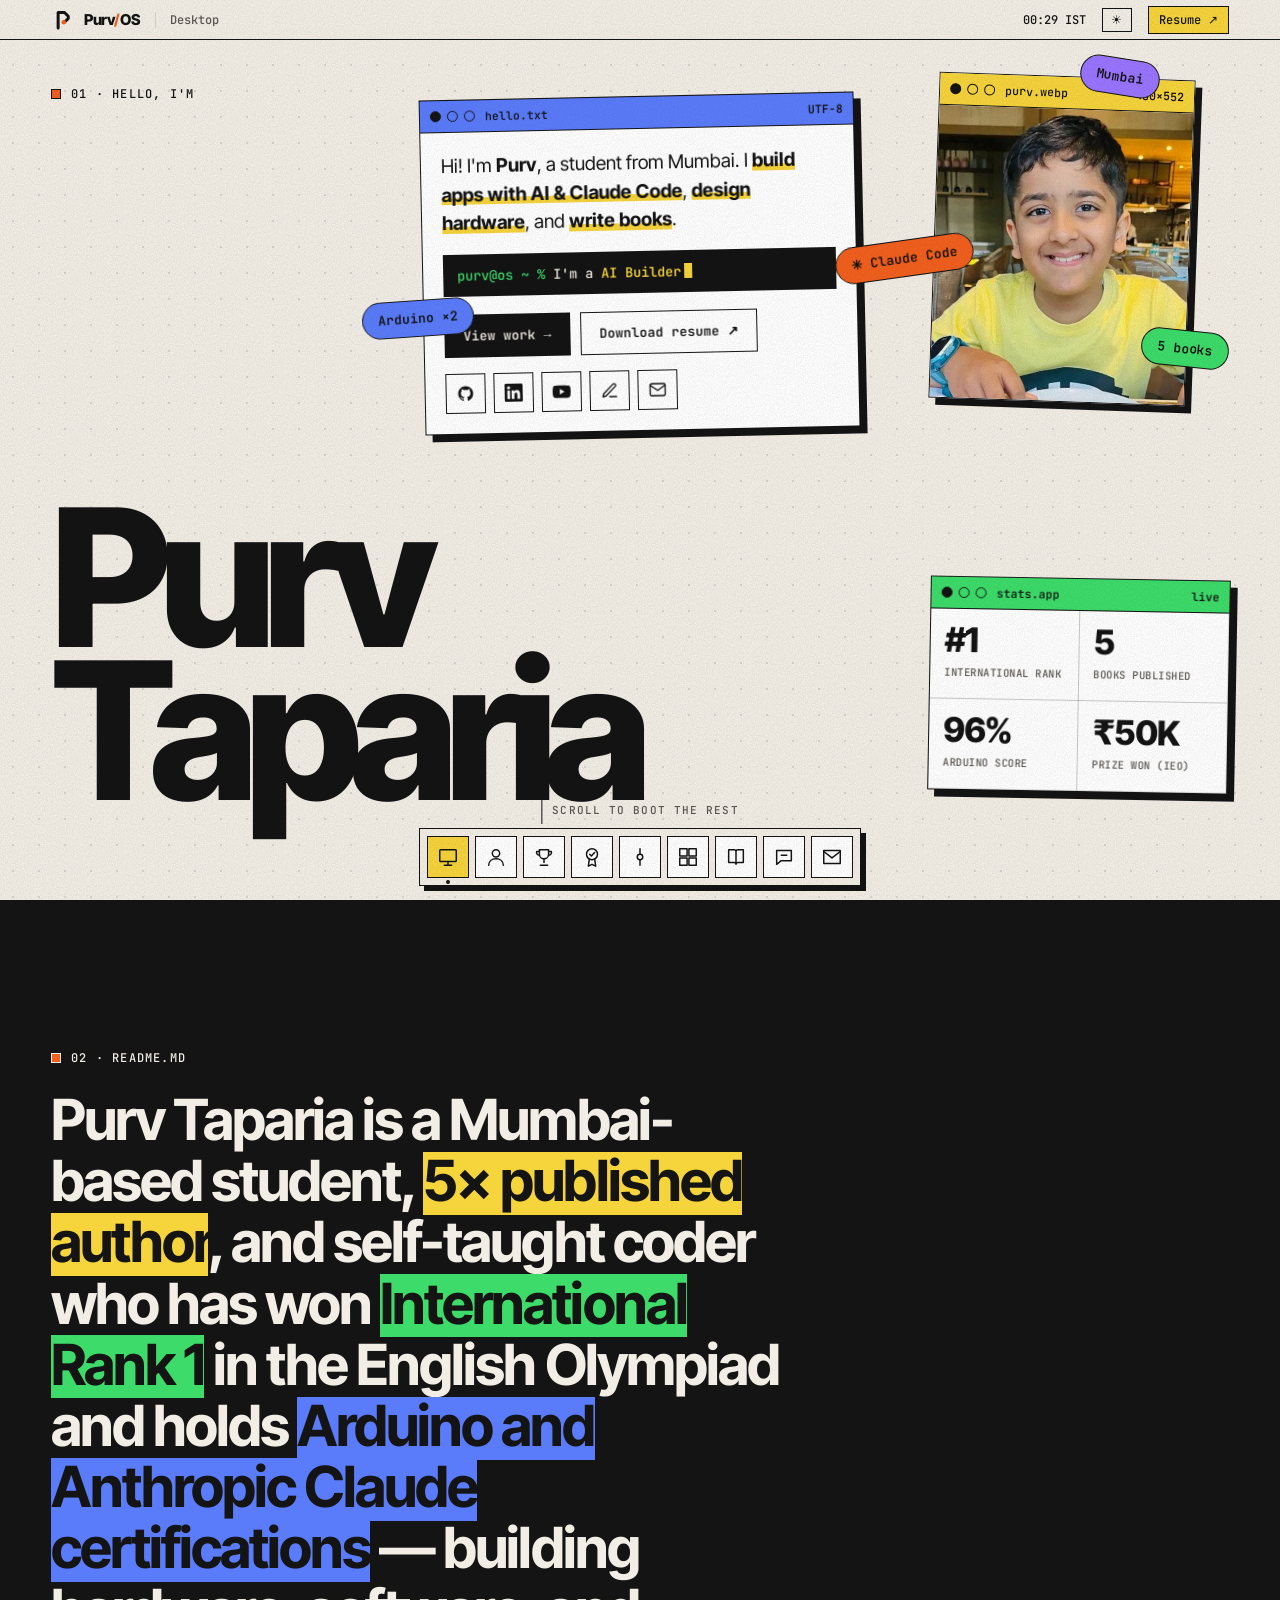
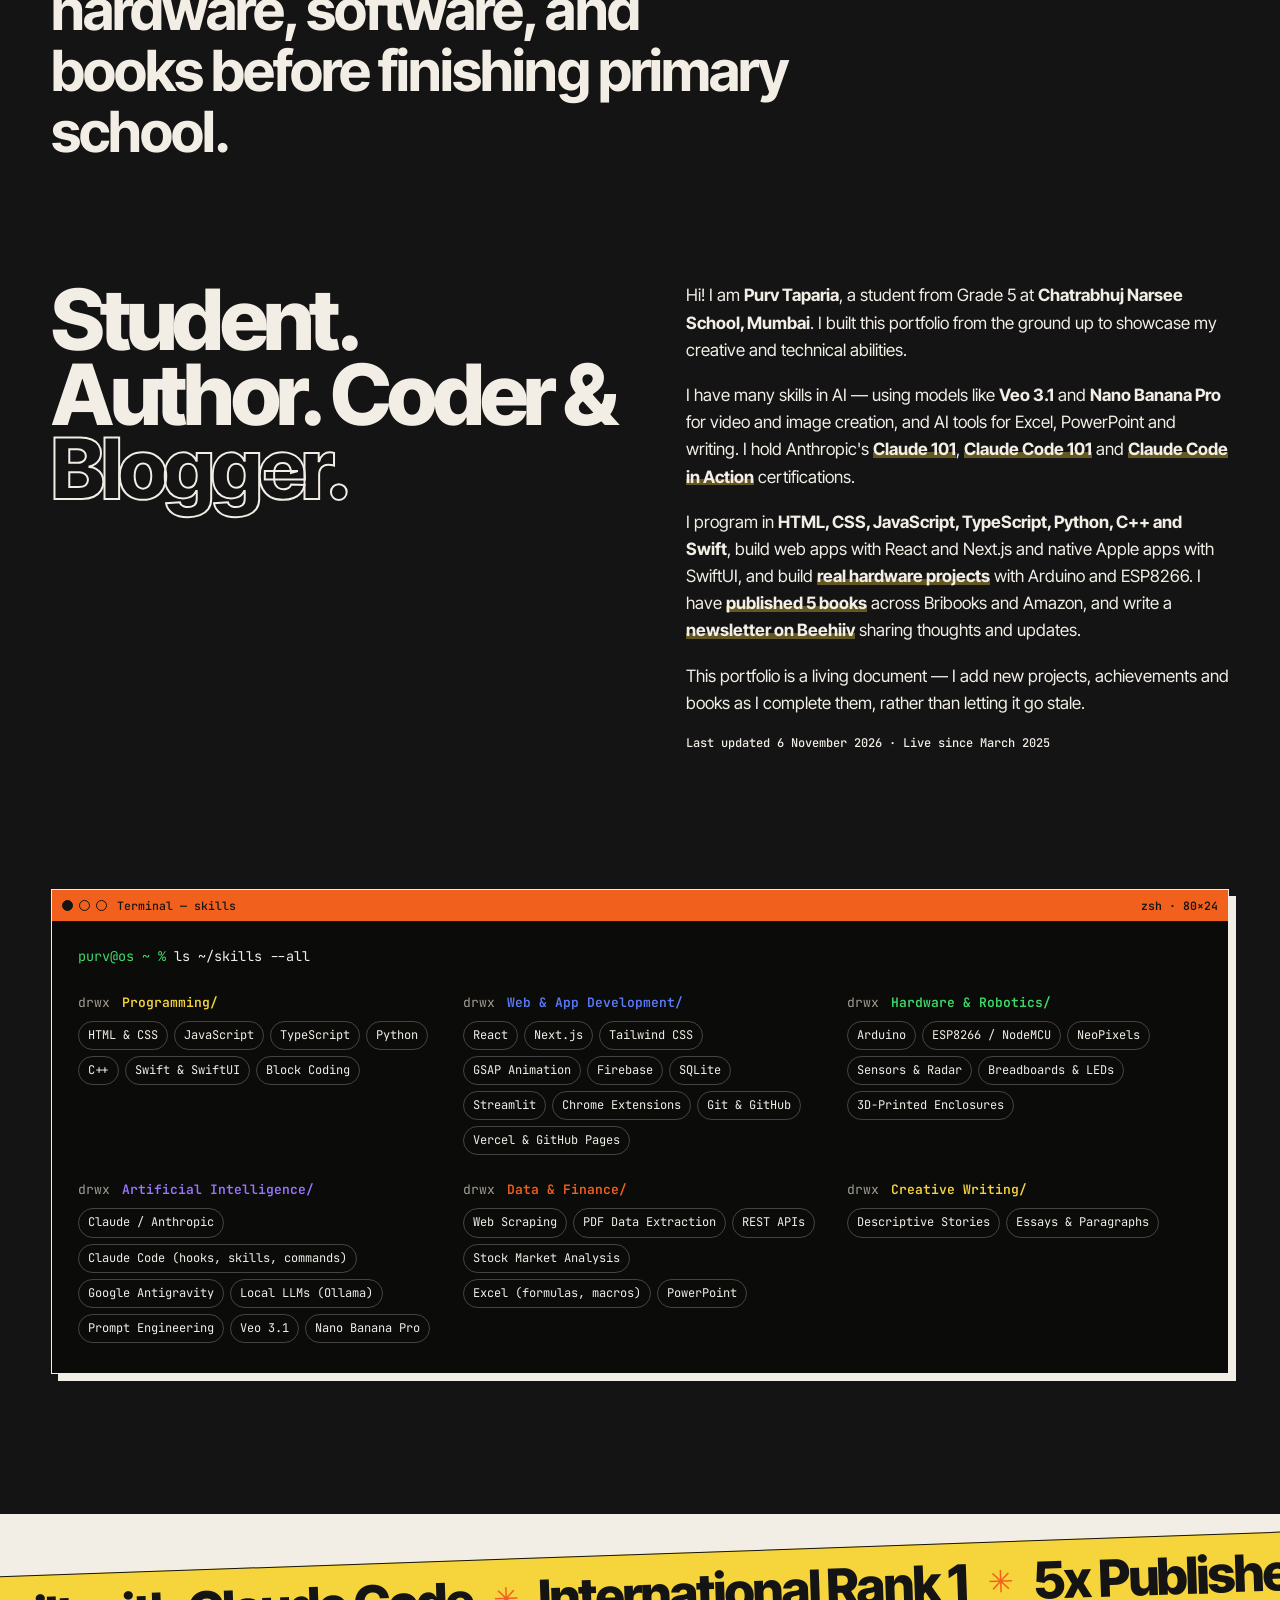
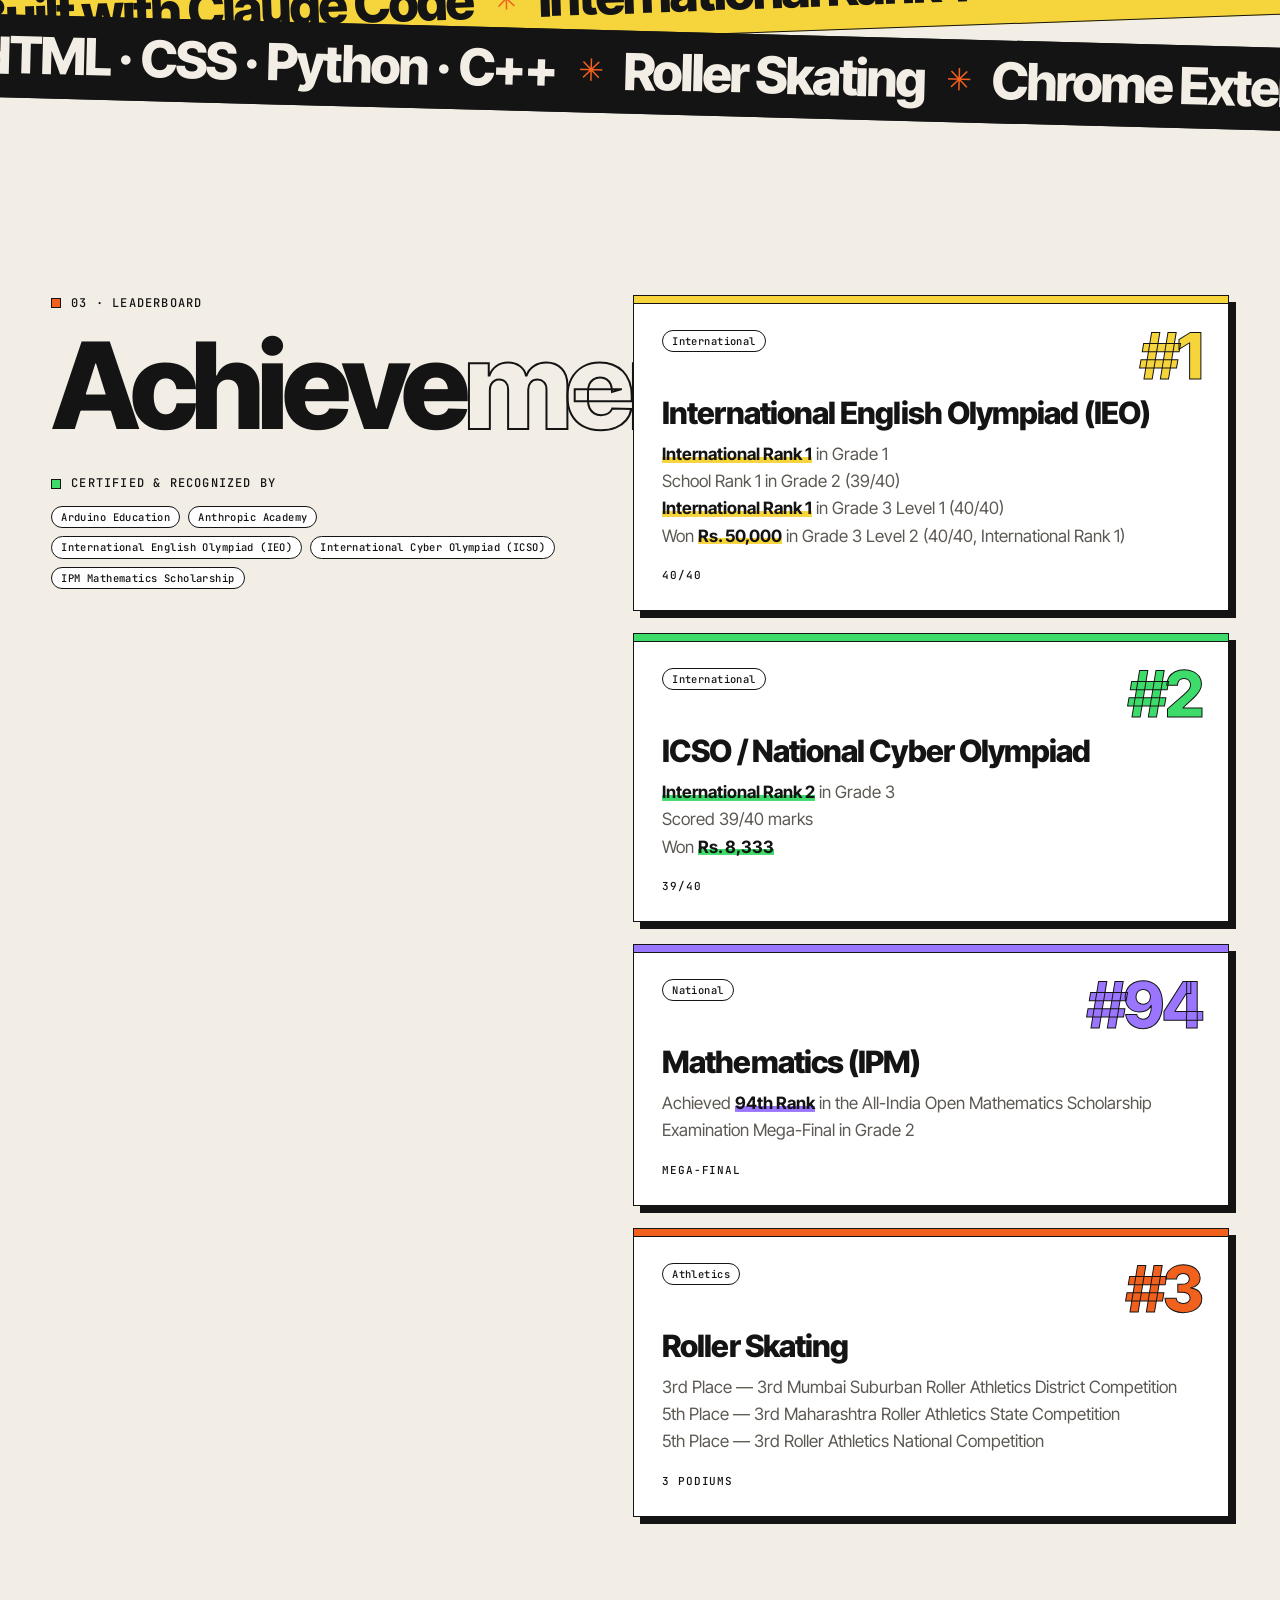
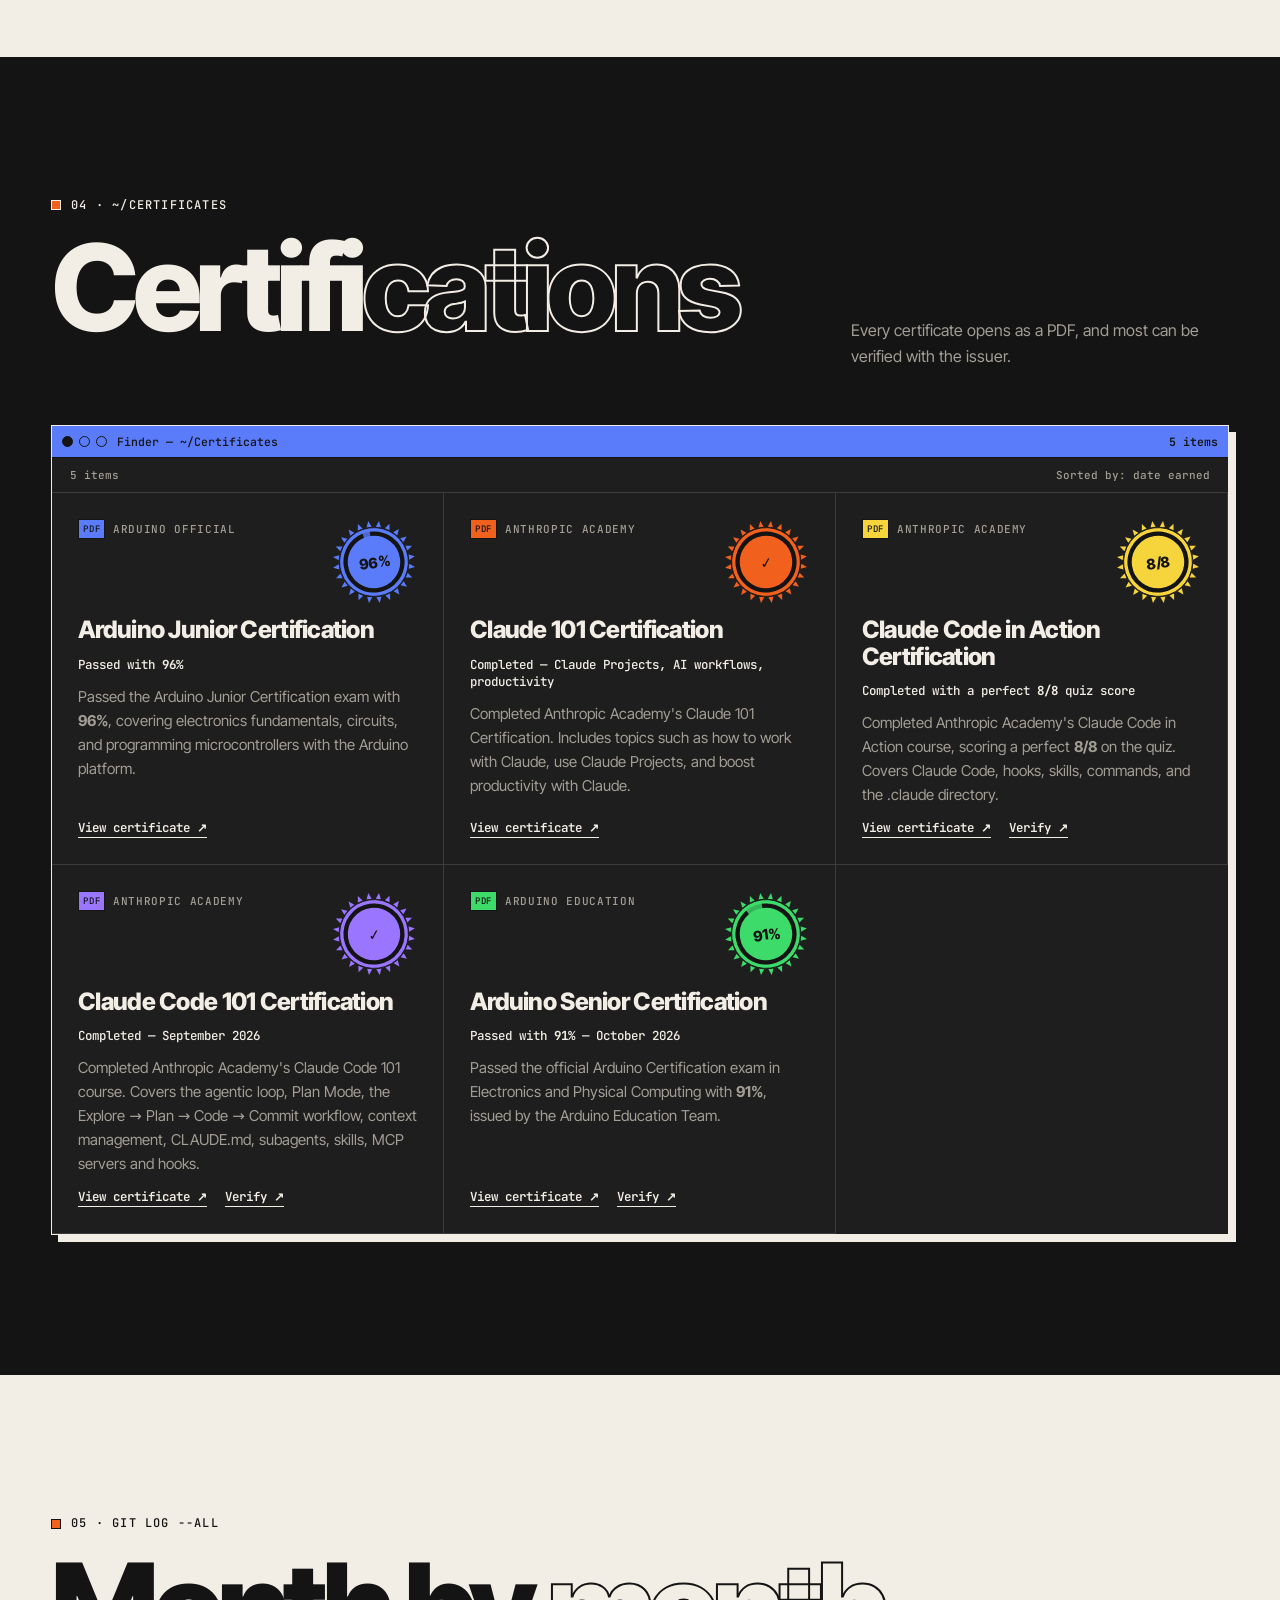
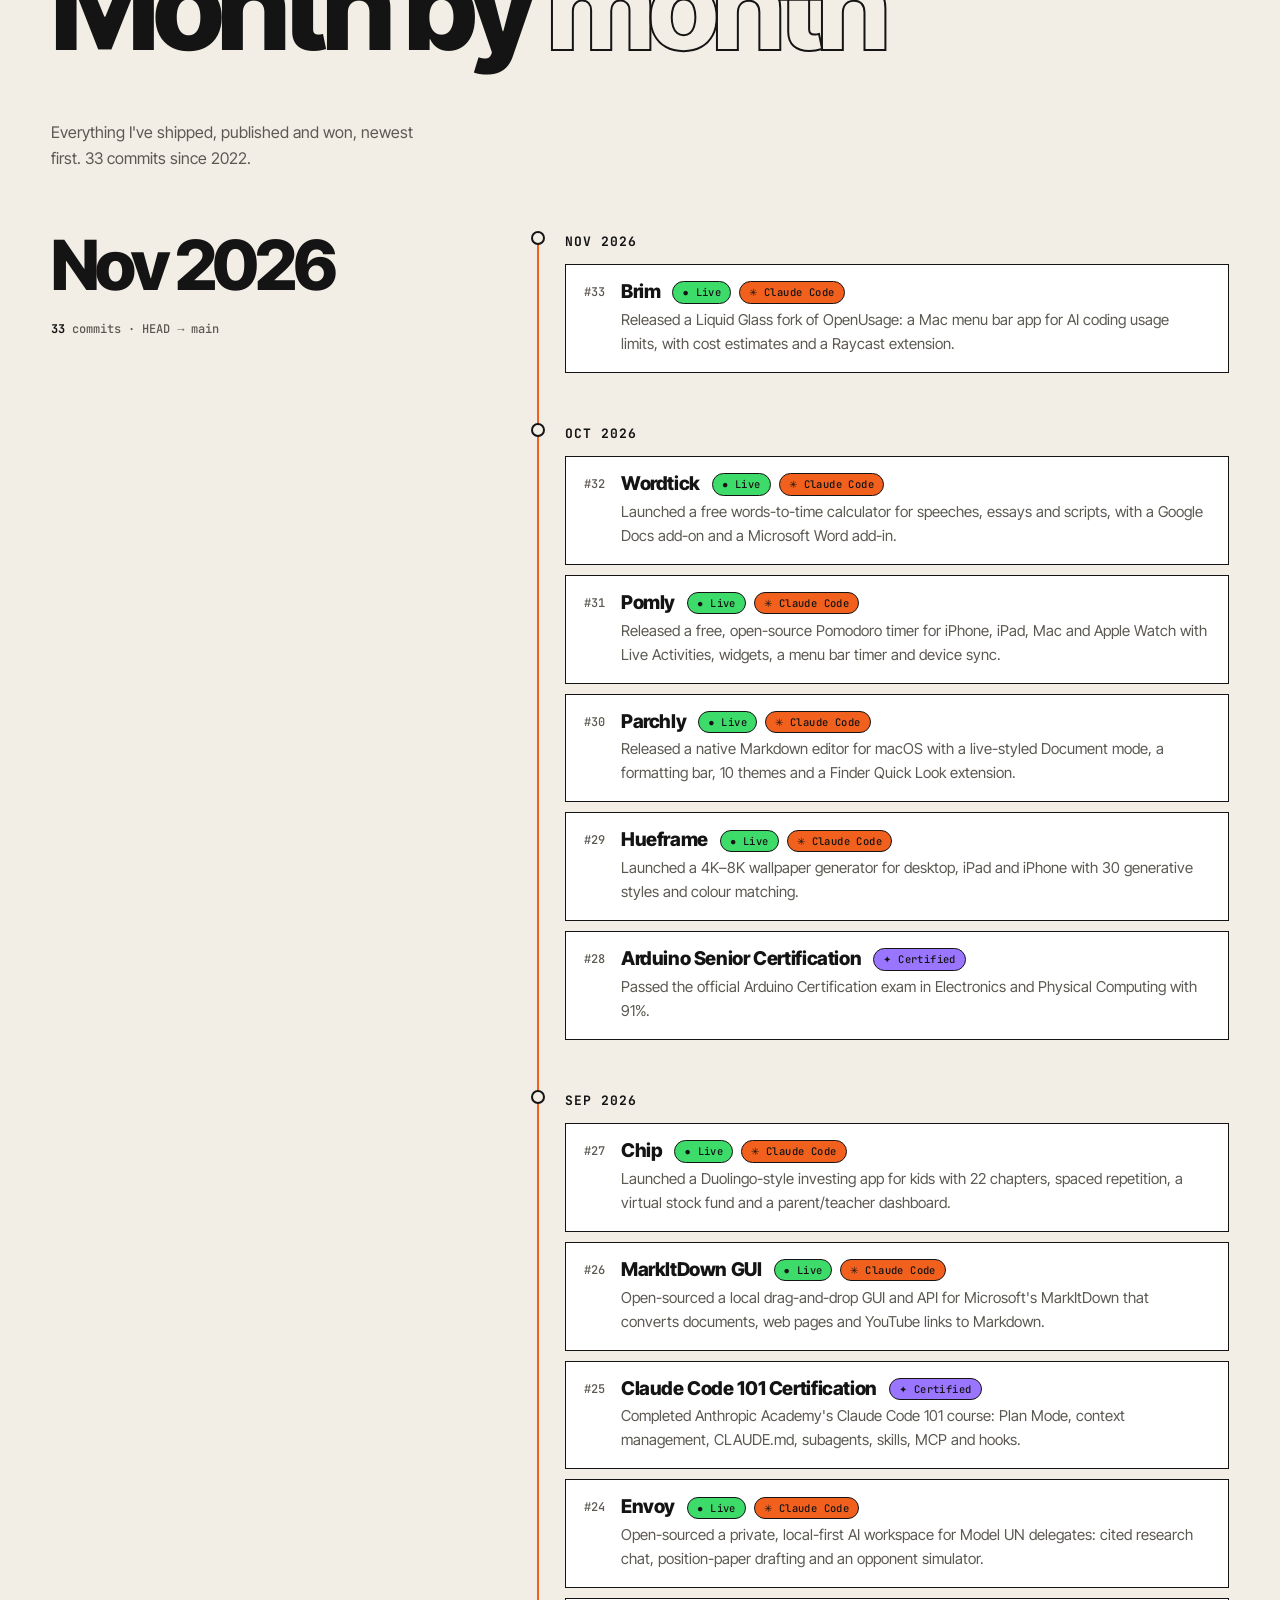
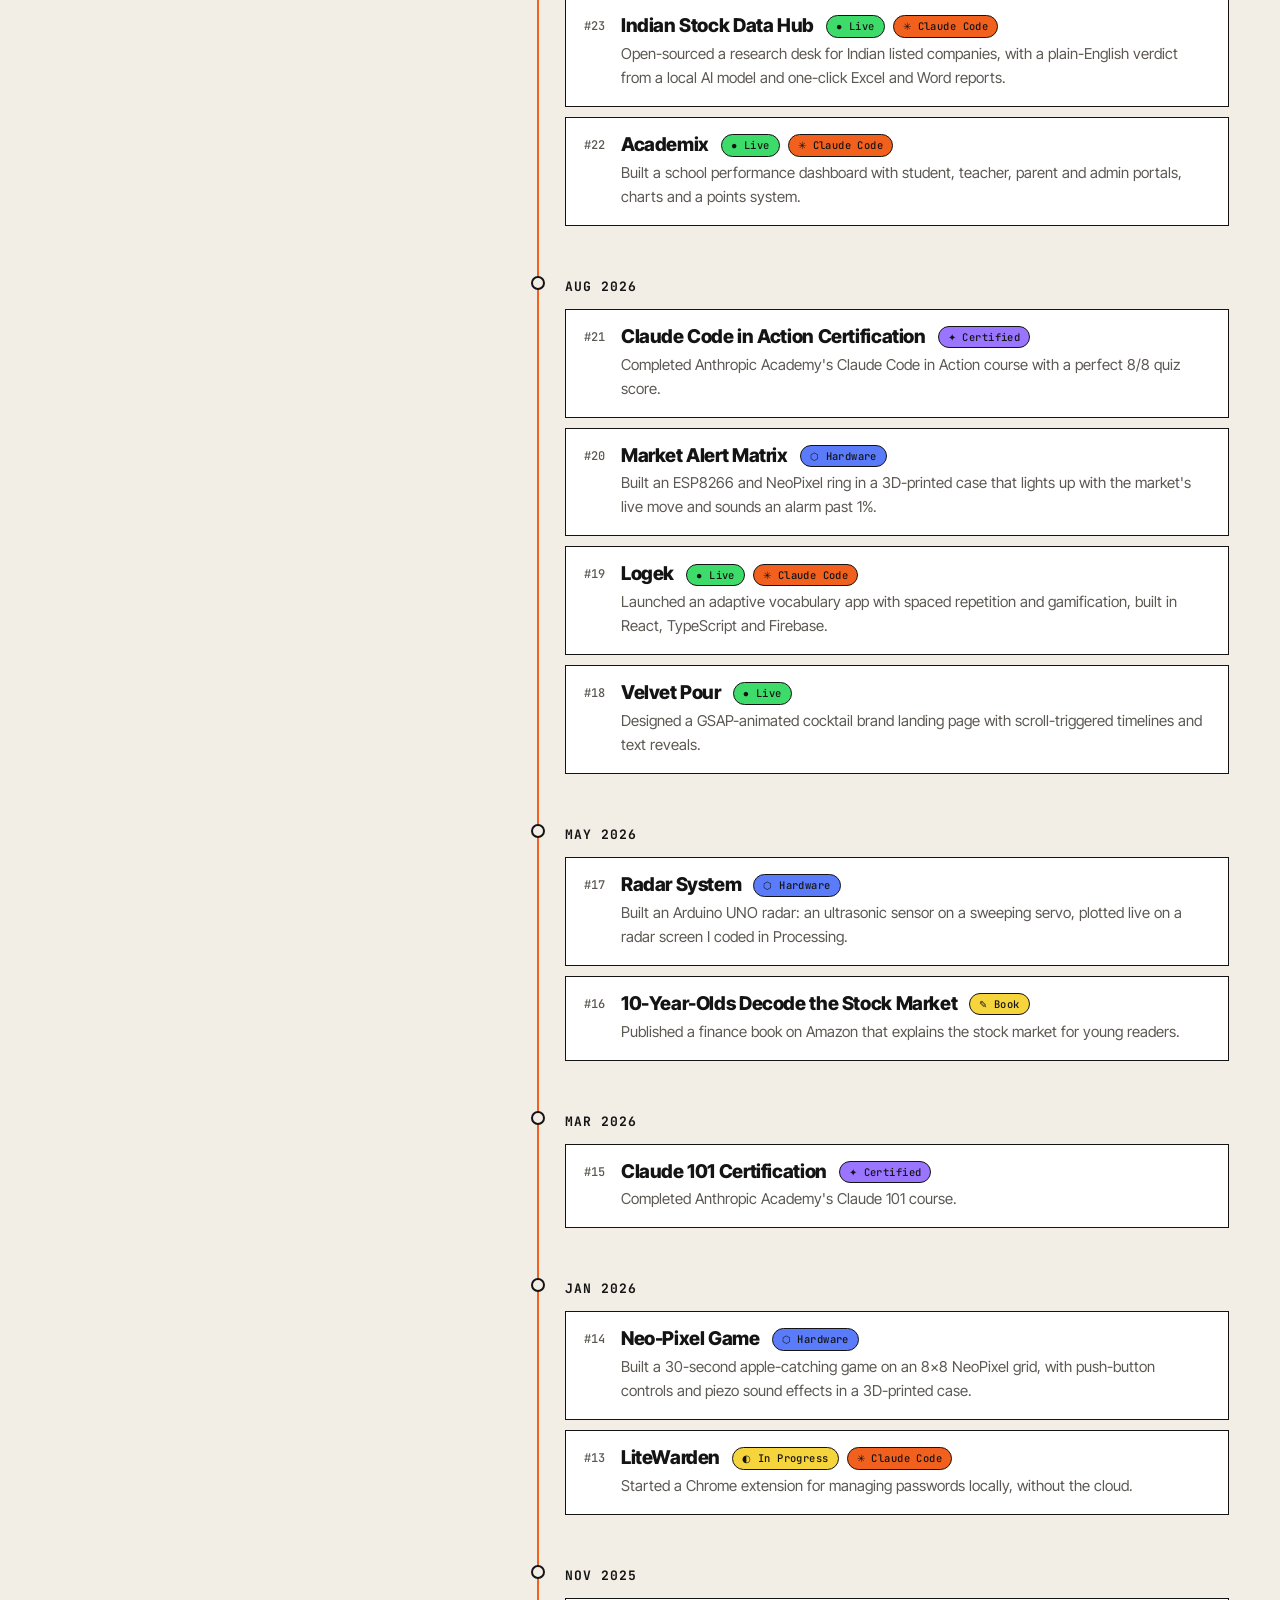
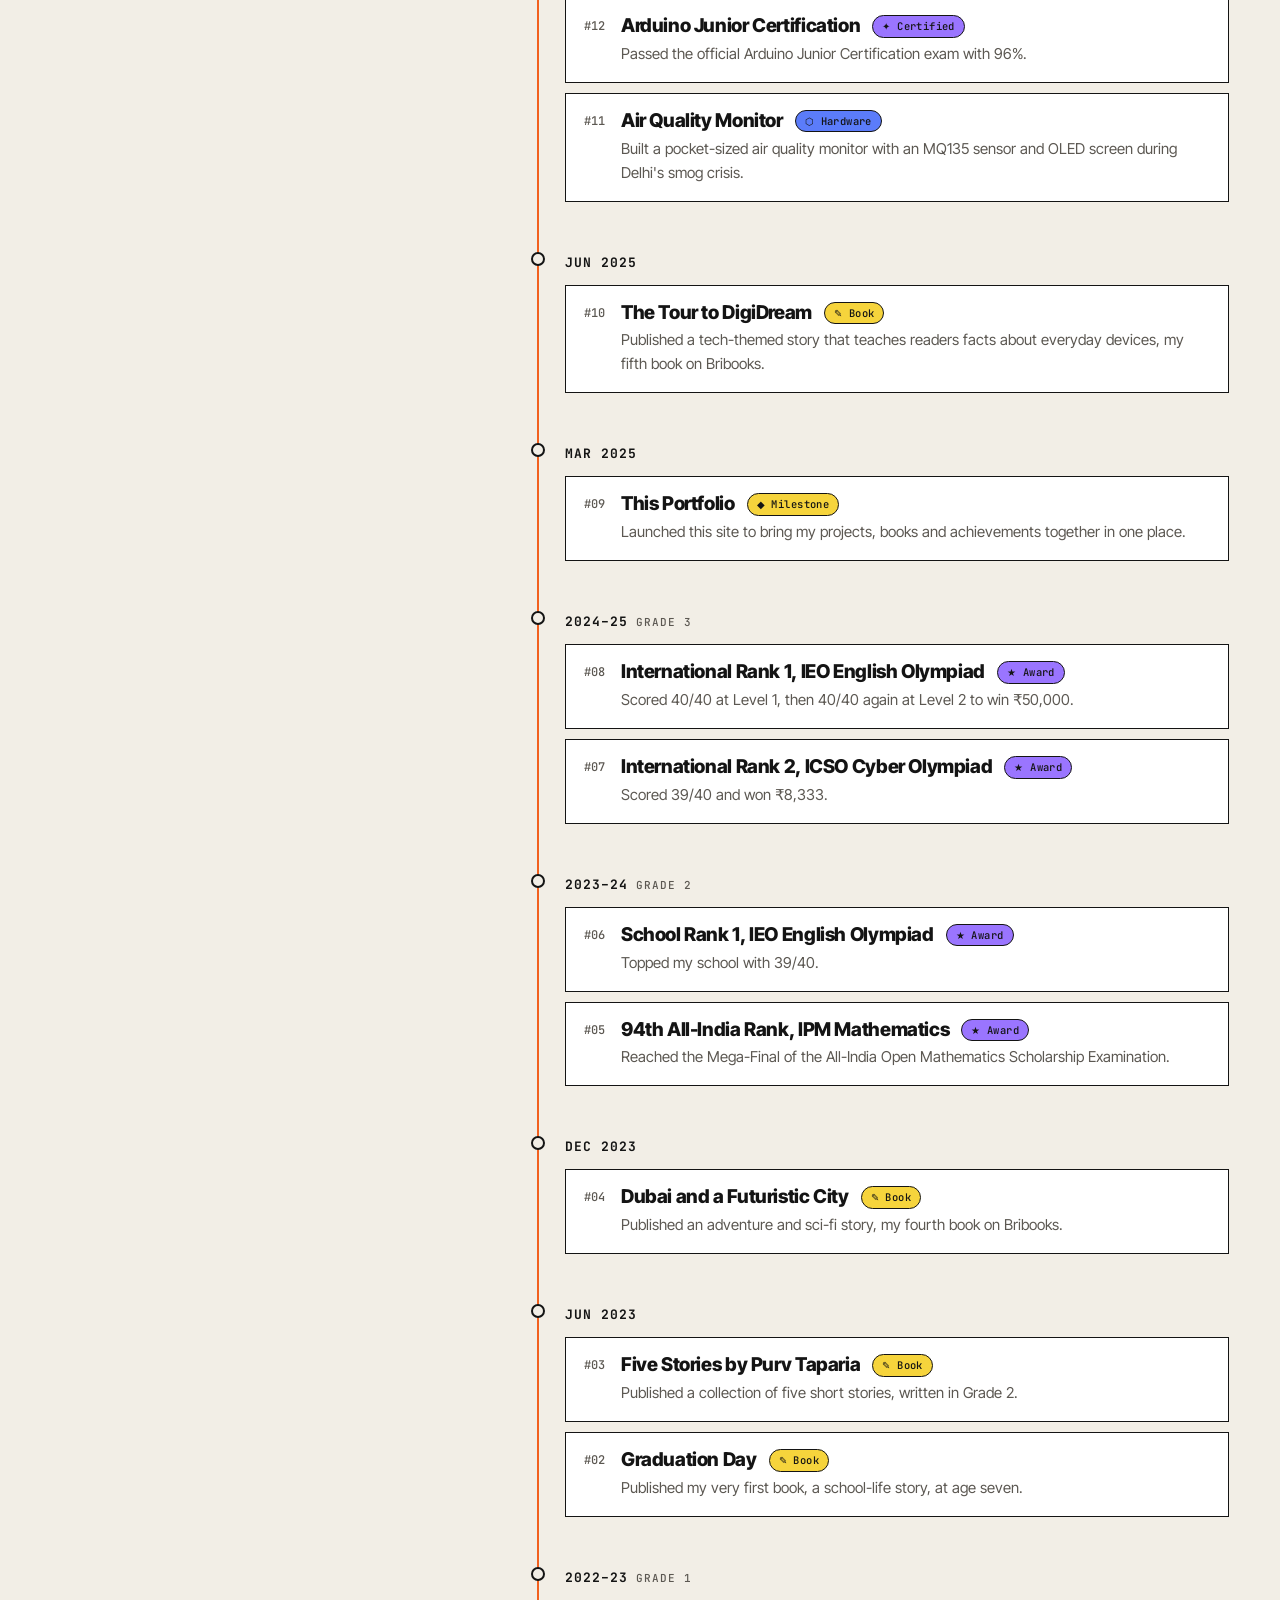
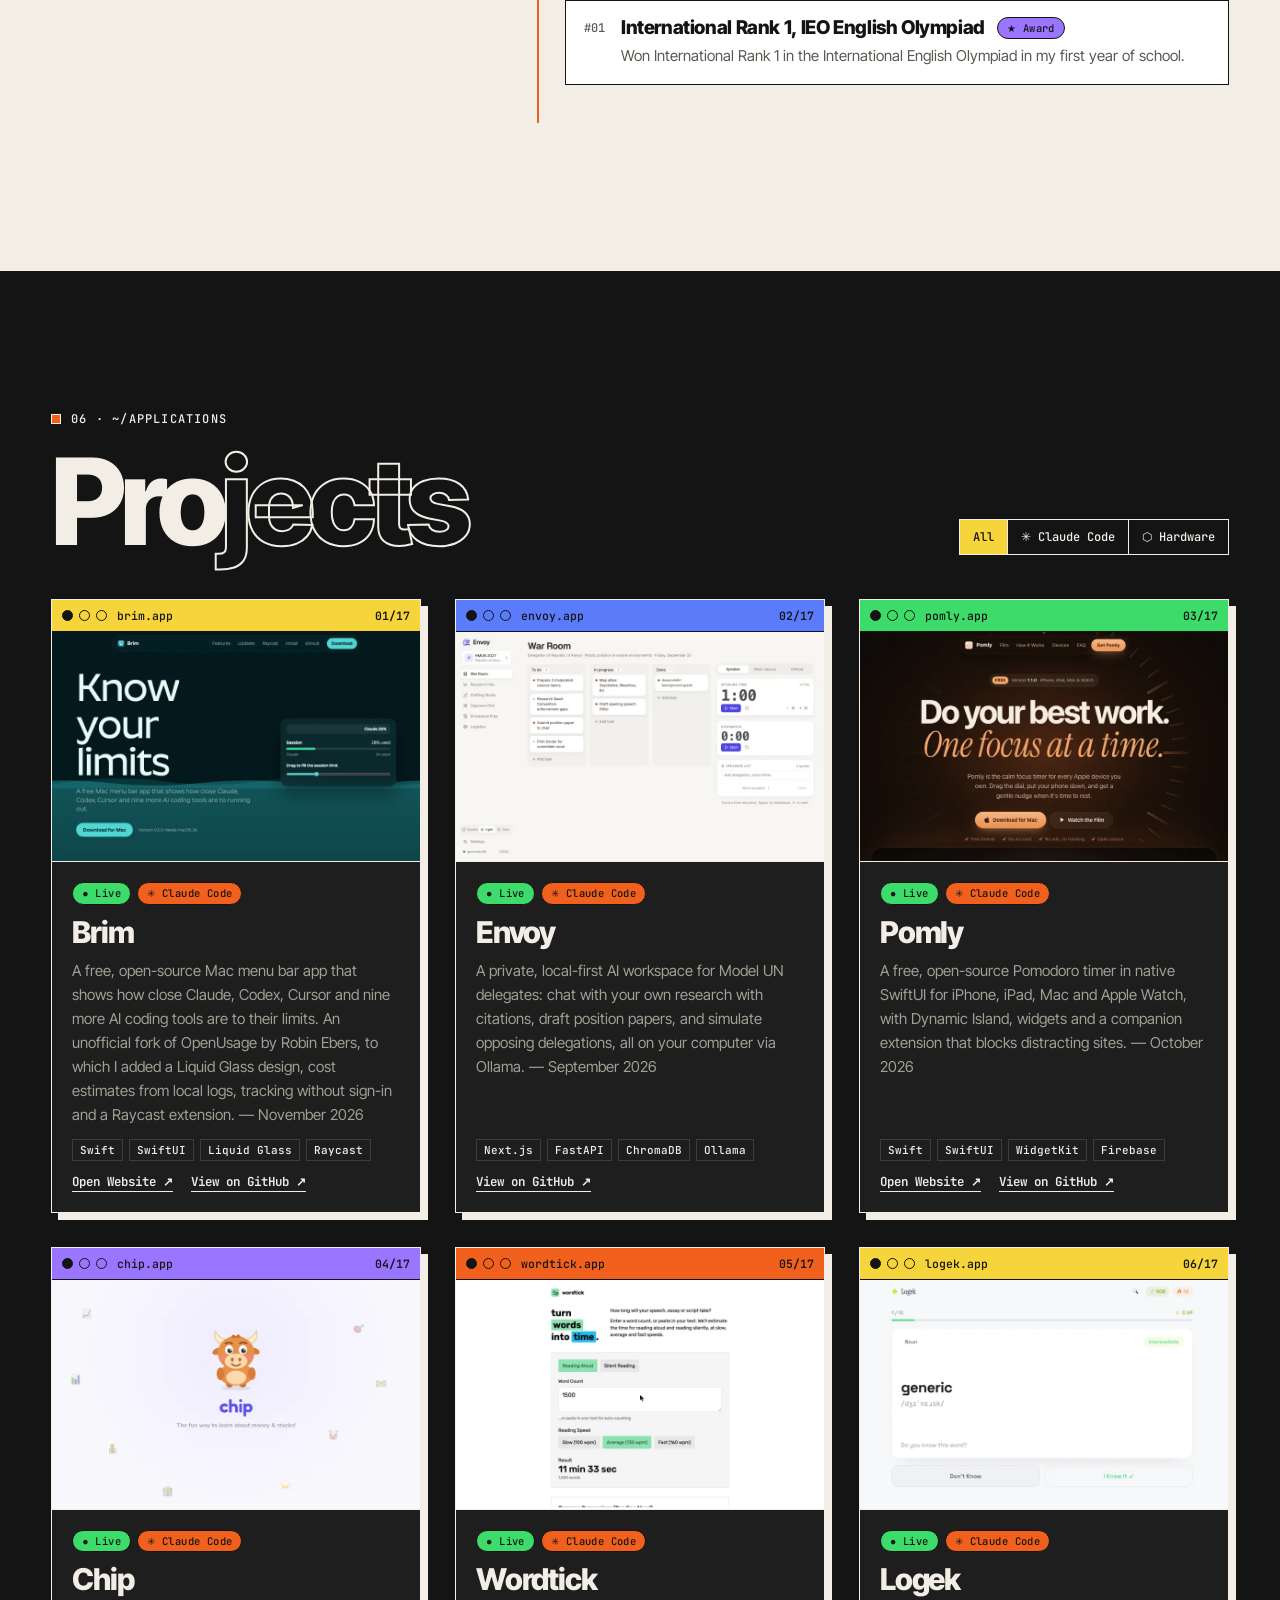
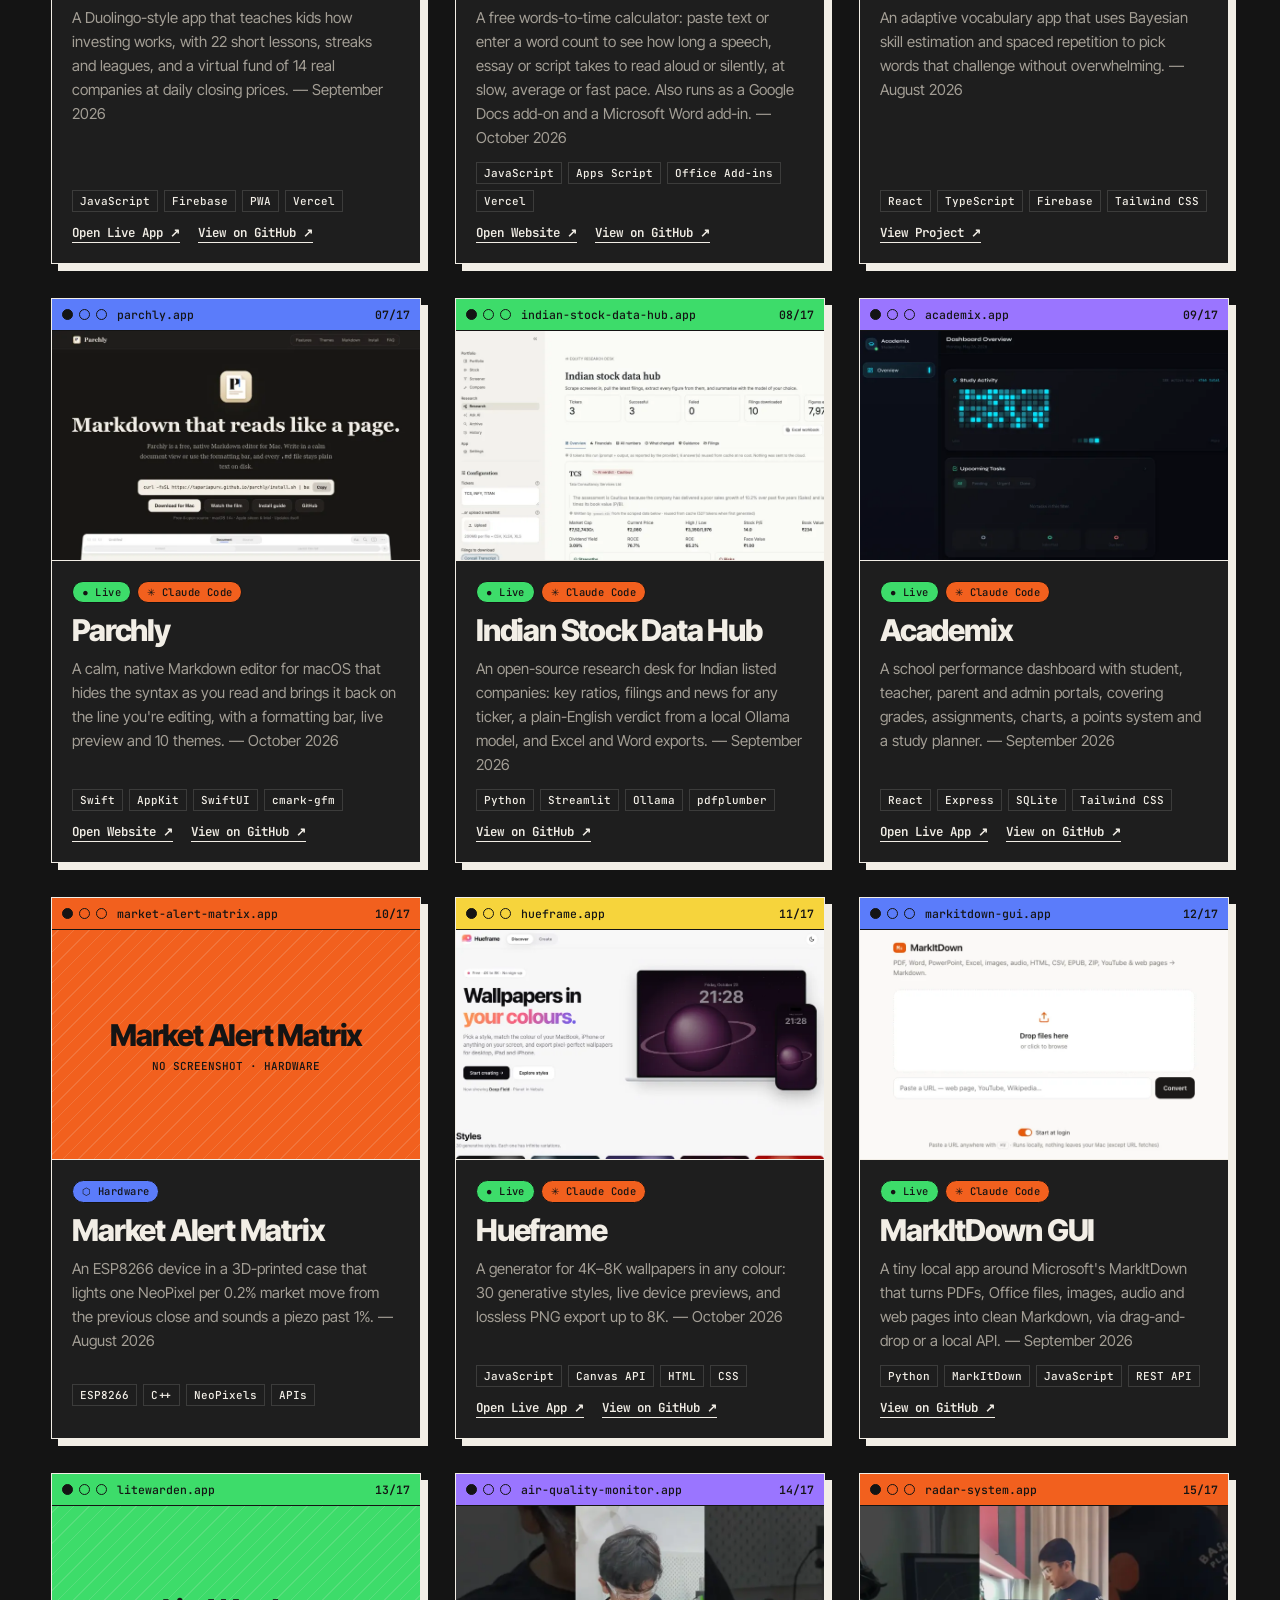
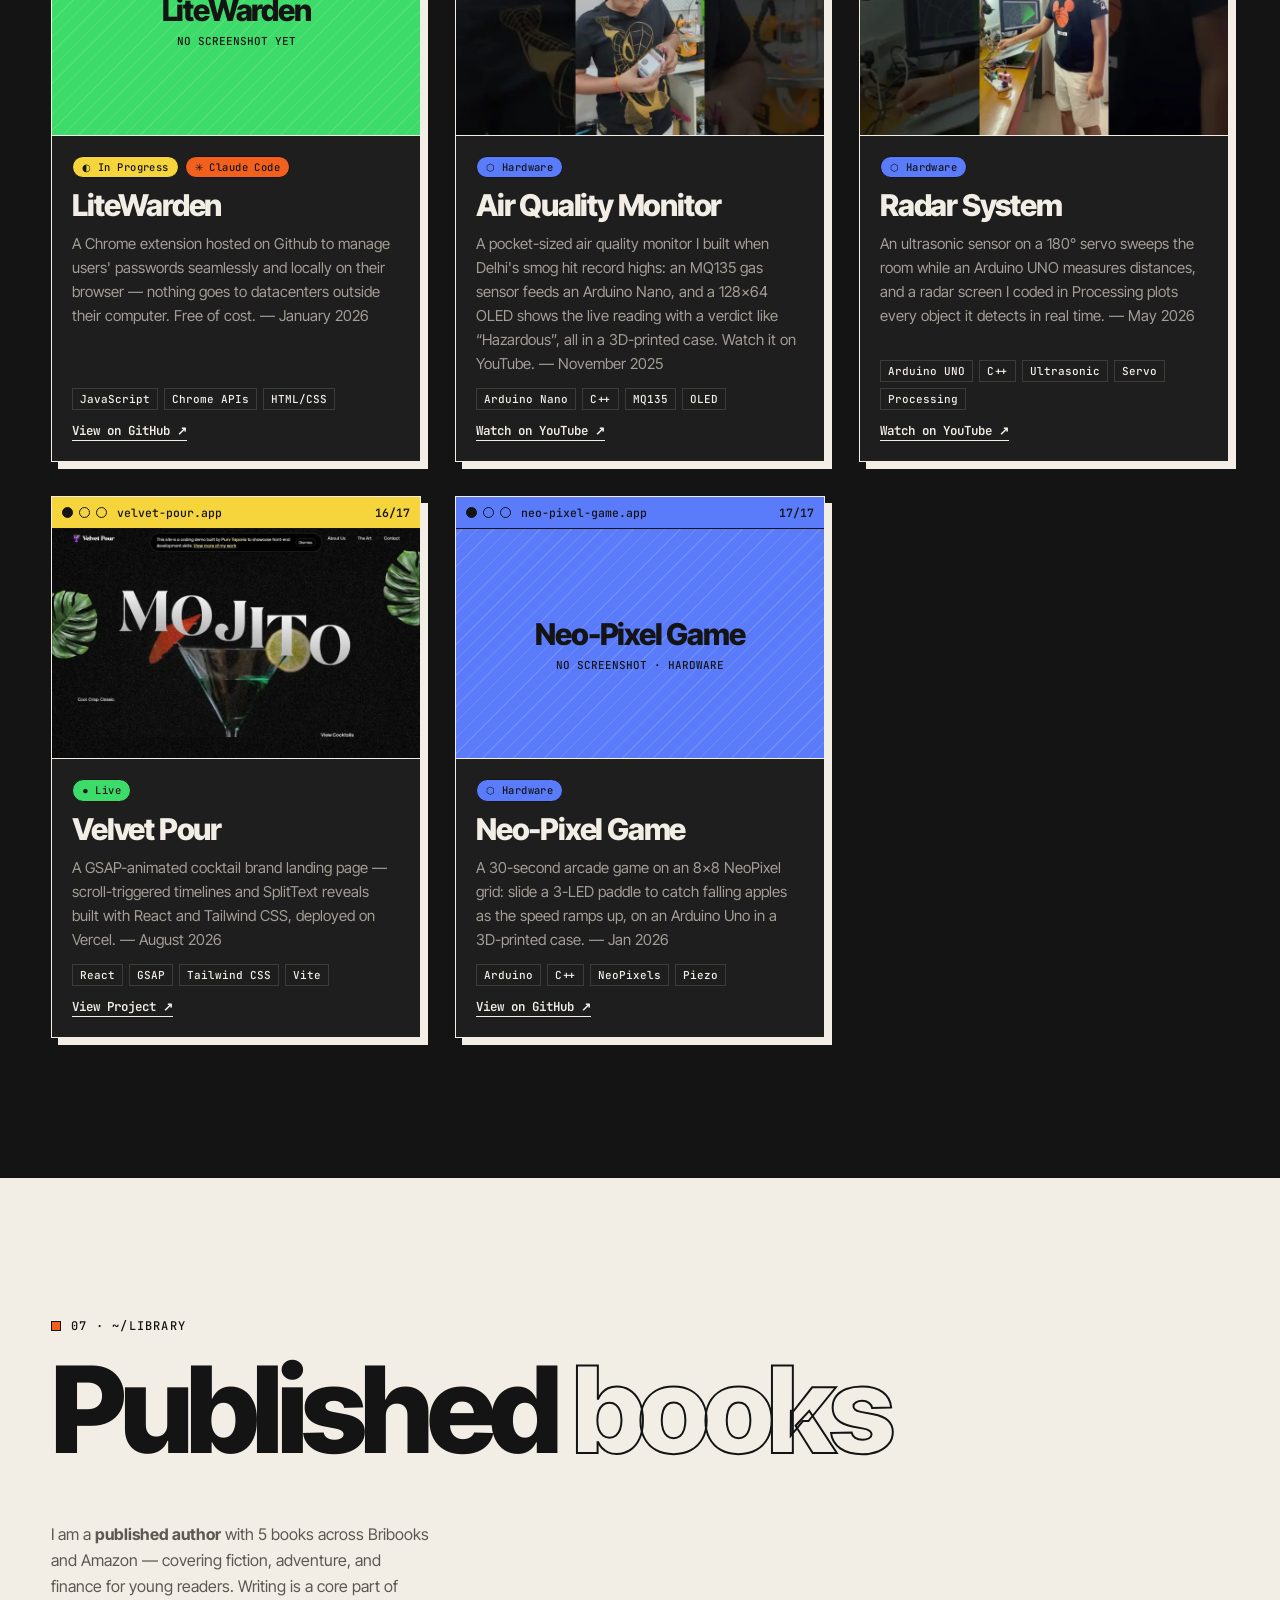
<file: index.html>
<!doctype html>
<html lang="en">
<head>
<meta charset="utf-8">
<meta name="viewport" content="width=device-width, initial-scale=1">
<script>(function(){var h=document.documentElement,u=navigator.userAgent,b=/bot|crawl|spider|slurp|headless|preview/i.test(u),r=matchMedia('(prefers-reduced-motion: reduce)').matches;h.classList.add('js');if(b)h.classList.add('bot');if(!b&&!r)h.classList.add('motion');try{var t=localStorage.getItem('pos-theme');if(t)h.dataset.theme=t;if(!sessionStorage.getItem('pos-booted')&&!b&&!r&&matchMedia('(hover:hover) and (pointer:fine) and (min-width:961px)').matches)h.classList.add('booting')}catch(e){}})();</script>
<title>Purv Taparia | Young AI Builder, Developer &amp; Author from Mumbai</title>
<meta name="description" content="Purv Taparia, a student from Mumbai who builds apps with AI and Claude Code, designs hardware and has published 5 books. 5x published author and International Rank 1 English Olympiad winner.">
<link rel="canonical" href="https://tapariapurv.github.io/">
<meta property="og:title" content="Purv Taparia — Purv/OS"><meta property="og:image" content="https://tapariapurv.github.io/assets/og-image.png">
<script defer src="https://cloud.umami.is/script.js" data-website-id="39ef453b-8389-43f8-96ca-81ca9109ed71"></script>
<meta name="google-site-verification" content="xqLbD-xd9Cr2sTsCRxFxg-c19b-M6SnRkDD3pZVQEzs">
<meta name="author" content="Purv Taparia"><meta name="robots" content="index, follow, max-image-preview:large">
<meta property="article:modified_time" content="2026-11-06">
<meta name="twitter:card" content="summary_large_image"><meta name="twitter:image" content="https://tapariapurv.github.io/assets/og-image.png">
<script type="application/ld+json">
    {
      "@context": "https://schema.org",
      "@type": "Person",
      "@id": "https://tapariapurv.github.io/#person",
      "name": "Purv Taparia",
      "url": "https://tapariapurv.github.io",
      "image": "https://tapariapurv.github.io/assets/og-image.png",
      "description": "Young AI builder and developer who ships apps with Claude Code, plus hardware maker, 5x published author and newsletter writer from Mumbai, India.",
      "jobTitle": "Student AI Builder, Developer & Author",
      "address": { "@type": "PostalAddress", "addressLocality": "Mumbai", "addressCountry": "IN" },
      "alumniOf": { "@type": "EducationalOrganization", "name": "Chatrabhuj Narsee School", "url": "https://cns.ac.in", "address": { "@type": "PostalAddress", "addressLocality": "Mumbai", "addressCountry": "IN" } },
      "sameAs": [
        "https://github.com/tapariapurv",
        "https://www.linkedin.com/in/purv-taparia/",
        "https://youtube.com/@decodewithpurv",
        "https://tapariapurv.beehiiv.com"
      ],
      "knowsAbout": ["HTML", "CSS", "JavaScript", "TypeScript", "Python", "C++", "Swift", "SwiftUI", "React", "Next.js", "Tailwind CSS", "Firebase", "Streamlit", "Arduino", "ESP8266", "Claude Code", "Local LLMs", "Ollama", "Web Scraping", "Stock Market Analysis", "Creative Writing", "AI Prompt Engineering"],
      "award": ["International Rank 1 — IEO English Olympiad (Grade 1)", "International Rank 1 — IEO English Olympiad (Grade 3)", "International Rank 2 — ICSO Cyber Olympiad (Grade 3)"],
      "contactPoint": {
        "@type": "ContactPoint",
        "email": "tapariapurv+portfolio@gmail.com",
        "contactType": "general inquiries",
        "areaServed": "IN",
        "availableLanguage": ["English"]
      },
      "author": [
        { "@type": "Book", "name": "10-Year-Olds Decode the Stock Market", "url": "https://www.amazon.in/dp/B0H1YGCL2D", "datePublished": "2026-05-15" },
        { "@type": "Book", "name": "Dubai and a Futuristic City", "url": "https://www.bribooks.com/bookstore/dubai-and-a-futuristic-city", "datePublished": "2023-12-06" },
        { "@type": "Book", "name": "The Tour to DigiDream", "url": "https://bribooks.com/bookstore/the-tour-to-digidream-by-purv-taparia", "datePublished": "2025-06-10" },
        { "@type": "Book", "name": "Five Stories by Purv Taparia", "url": "https://www.bribooks.com/bookstore/5-stories-by-purv-taparia/", "datePublished": "2023-06-13" },
        { "@type": "Book", "name": "Graduation Day", "url": "https://www.bribooks.com/bookstore/graduation-day-6479ed2fbb7fb/", "datePublished": "2023-06-02" }
      ]
    }
    </script>
<script type="application/ld+json">
    {
      "@context": "https://schema.org",
      "@type": "WebSite",
      "@id": "https://tapariapurv.github.io/#website",
      "url": "https://tapariapurv.github.io",
      "name": "Purv Taparia — Portfolio",
      "description": "Personal portfolio of Purv Taparia — student, 5x published author, coder, and newsletter blogger from Mumbai, India.",
      "inLanguage": "en-IN",
      "publisher": { "@id": "https://tapariapurv.github.io/#person" },
      "datePublished": "2025-03-17",
      "dateModified": "2026-11-06"
    }
    </script>
<script type="application/ld+json">
    {
      "@context": "https://schema.org",
      "@type": "WebPage",
      "@id": "https://tapariapurv.github.io/#webpage",
      "url": "https://tapariapurv.github.io",
      "name": "Purv Taparia | Student, Author & Developer from Mumbai",
      "isPartOf": { "@id": "https://tapariapurv.github.io/#website" },
      "about": { "@id": "https://tapariapurv.github.io/#person" },
      "datePublished": "2025-03-17",
      "dateModified": "2026-11-06",
      "breadcrumb": { "@id": "https://tapariapurv.github.io/#breadcrumb" }
    }
    </script>
<script type="application/ld+json">
    {
      "@context": "https://schema.org",
      "@type": "BreadcrumbList",
      "@id": "https://tapariapurv.github.io/#breadcrumb",
      "itemListElement": [
        { "@type": "ListItem", "position": 1, "name": "Home", "item": "https://tapariapurv.github.io/" },
        { "@type": "ListItem", "position": 2, "name": "About", "item": "https://tapariapurv.github.io/#about" },
        { "@type": "ListItem", "position": 3, "name": "Achievements", "item": "https://tapariapurv.github.io/#achievements" },
        { "@type": "ListItem", "position": 4, "name": "Certifications", "item": "https://tapariapurv.github.io/#certifications" },
        { "@type": "ListItem", "position": 5, "name": "Latest", "item": "https://tapariapurv.github.io/#latest" },
        { "@type": "ListItem", "position": 6, "name": "Projects", "item": "https://tapariapurv.github.io/#projects" },
        { "@type": "ListItem", "position": 7, "name": "Books", "item": "https://tapariapurv.github.io/#books" },
        { "@type": "ListItem", "position": 8, "name": "FAQ", "item": "https://tapariapurv.github.io/#faq" },
        { "@type": "ListItem", "position": 9, "name": "Contact", "item": "https://tapariapurv.github.io/#contact" }
      ]
    }
    </script>
<script type="application/ld+json">
    {
      "@context": "https://schema.org",
      "@type": "ItemList",
      "name": "Software Projects by Purv Taparia",
      "itemListElement": [
        {
          "@type": "SoftwareApplication",
          "position": 1,
          "name": "Brim",
          "image": "https://tapariapurv.github.io/assets/projects/brim.webp",
          "applicationCategory": "DeveloperApplication",
          "operatingSystem": "macOS",
          "url": "https://tapariapurv.github.io/brim/",
          "sameAs": "https://github.com/tapariapurv/brim",
          "description": "A free, open-source Mac menu bar app that shows how close Claude, Codex, Cursor and nine more AI coding tools are to their limits. An unofficial fork of OpenUsage by Robin Ebers, with a Liquid Glass design, cost estimates from local logs, tracking without sign-in and a Raycast extension.",
          "offers": {
            "@type": "Offer",
            "price": "0",
            "priceCurrency": "USD"
          },
          "author": {
            "@id": "https://tapariapurv.github.io/#person"
          }
        },
        {
          "@type": "SoftwareApplication",
          "position": 2,
          "name": "Envoy",
          "image": "https://tapariapurv.github.io/assets/projects/envoy.webp",
          "applicationCategory": "EducationalApplication",
          "operatingSystem": "macOS",
          "url": "https://github.com/tapariapurv/envoy",
          "description": "A private, local-first AI workspace for Model UN delegates: a research vault with cited answers, an AI drafting studio with Word/PDF export, an opponent simulator, committee timers and a paced teleprompter, running on-device via Ollama.",
          "offers": {
            "@type": "Offer",
            "price": "0",
            "priceCurrency": "USD"
          },
          "author": {
            "@id": "https://tapariapurv.github.io/#person"
          }
        },
        {
          "@type": "SoftwareApplication",
          "position": 3,
          "name": "Pomly",
          "image": "https://tapariapurv.github.io/assets/projects/pomly.webp",
          "applicationCategory": "ProductivityApplication",
          "operatingSystem": "iOS, iPadOS, macOS, watchOS",
          "url": "https://tapariapurv.github.io/pomly/",
          "sameAs": "https://github.com/tapariapurv/pomly",
          "description": "A free, open-source native Pomodoro focus timer for iPhone, iPad, Mac and Apple Watch: a drag-to-set dial, Live Activities and Dynamic Island, widgets, a Mac menu bar timer, Apple Watch complications, pairing-code sync between devices and a site-blocking browser extension.",
          "offers": {
            "@type": "Offer",
            "price": "0",
            "priceCurrency": "USD"
          },
          "author": {
            "@id": "https://tapariapurv.github.io/#person"
          }
        },
        {
          "@type": "SoftwareApplication",
          "position": 4,
          "name": "Chip",
          "image": "https://tapariapurv.github.io/assets/projects/chip.webp",
          "applicationCategory": "EducationalApplication",
          "operatingSystem": "Web",
          "url": "https://chip-stock-coach.vercel.app",
          "sameAs": "https://github.com/tapariapurv/stock-coach-v2",
          "description": "A Duolingo-style app that teaches kids investing through 22 chapters of lessons, spaced-repetition practice, streaks and leagues, a virtual fund of 14 real companies, and a parent and teacher dashboard.",
          "offers": {
            "@type": "Offer",
            "price": "0",
            "priceCurrency": "USD"
          },
          "author": {
            "@id": "https://tapariapurv.github.io/#person"
          }
        },
        {
          "@type": "SoftwareApplication",
          "position": 5,
          "name": "Wordtick",
          "image": "https://tapariapurv.github.io/assets/projects/wordtick.webp",
          "applicationCategory": "UtilitiesApplication",
          "operatingSystem": "Web, Google Docs, Microsoft Word",
          "url": "https://wordtick.vercel.app",
          "sameAs": "https://github.com/tapariapurv/wordtick",
          "description": "A free words-to-time calculator that estimates how long a speech, essay or script takes to read aloud or silently at slow, average and fast speeds, available as a website, a Google Docs add-on and a Microsoft Word add-in.",
          "offers": {
            "@type": "Offer",
            "price": "0",
            "priceCurrency": "USD"
          },
          "author": {
            "@id": "https://tapariapurv.github.io/#person"
          }
        },
        {
          "@type": "SoftwareApplication",
          "position": 6,
          "name": "Logek",
          "image": "https://tapariapurv.github.io/assets/projects/logek.webp",
          "applicationCategory": "EducationalApplication",
          "operatingSystem": "Web",
          "url": "https://tapariapurv.github.io/Logek",
          "description": "An adaptive vocabulary learning app using Bayesian skill estimation and SM-2 spaced repetition, with MCQ challenges, XP, streaks, and unlockable themes.",
          "offers": {
            "@type": "Offer",
            "price": "0",
            "priceCurrency": "USD"
          },
          "author": {
            "@id": "https://tapariapurv.github.io/#person"
          }
        },
        {
          "@type": "SoftwareApplication",
          "position": 7,
          "name": "Parchly",
          "image": "https://tapariapurv.github.io/assets/projects/parchly.webp",
          "applicationCategory": "ProductivityApplication",
          "operatingSystem": "macOS 14+",
          "url": "https://tapariapurv.github.io/parchly/",
          "sameAs": "https://github.com/tapariapurv/parchly",
          "description": "A calm, native Markdown editor for macOS with a Document mode that hides syntax as you read, a floating formatting bar, a side-by-side preview with KaTeX math and Mermaid diagrams, 10 themes, a Finder Quick Look extension and automatic updates.",
          "offers": {
            "@type": "Offer",
            "price": "0",
            "priceCurrency": "USD"
          },
          "author": {
            "@id": "https://tapariapurv.github.io/#person"
          }
        },
        {
          "@type": "SoftwareApplication",
          "position": 8,
          "name": "Indian Stock Data Hub",
          "image": "https://tapariapurv.github.io/assets/projects/indian-stock-data-hub.webp",
          "applicationCategory": "FinanceApplication",
          "operatingSystem": "Windows, macOS, Linux",
          "url": "https://github.com/tapariapurv/indian-stock-data-hub",
          "description": "An open-source research desk for Indian listed companies — key ratios, quarterly trends, filings and news, with a local AI verdict via Ollama and Excel/Word report exports.",
          "offers": {
            "@type": "Offer",
            "price": "0",
            "priceCurrency": "USD"
          },
          "author": {
            "@id": "https://tapariapurv.github.io/#person"
          }
        },
        {
          "@type": "SoftwareApplication",
          "position": 9,
          "name": "Academix",
          "image": "https://tapariapurv.github.io/assets/projects/academix.webp",
          "applicationCategory": "EducationalApplication",
          "operatingSystem": "Web",
          "url": "https://lumino-s.vercel.app",
          "sameAs": "https://github.com/tapariapurv/academix",
          "description": "A school performance dashboard with student, teacher, parent and admin portals: grades, assignments, KPI cards, performance charts, points, a focus timer and a study planner, on an Express and SQLite API.",
          "offers": {
            "@type": "Offer",
            "price": "0",
            "priceCurrency": "USD"
          },
          "author": {
            "@id": "https://tapariapurv.github.io/#person"
          }
        },
        {
          "@type": "SoftwareApplication",
          "position": 10,
          "name": "Hueframe",
          "image": "https://tapariapurv.github.io/assets/projects/hueframe.webp",
          "applicationCategory": "DesignApplication",
          "operatingSystem": "Web",
          "url": "https://hueframe.vercel.app",
          "sameAs": "https://github.com/tapariapurv/hueframe",
          "description": "A web app that generates 4K–8K wallpapers for desktop, iPad and iPhone in any colour, with 30 generative styles, live device previews, colour matching and lossless PNG exports up to 8K.",
          "offers": {
            "@type": "Offer",
            "price": "0",
            "priceCurrency": "USD"
          },
          "author": {
            "@id": "https://tapariapurv.github.io/#person"
          }
        },
        {
          "@type": "SoftwareApplication",
          "position": 11,
          "name": "MarkItDown GUI",
          "image": "https://tapariapurv.github.io/assets/projects/markitdown-gui.webp",
          "applicationCategory": "UtilitiesApplication",
          "operatingSystem": "macOS, Windows, Linux",
          "url": "https://github.com/tapariapurv/markitdown-gui",
          "description": "A local drag-and-drop web GUI and REST API around Microsoft's MarkItDown that converts PDFs, Office files, images, audio, web pages and YouTube links to Markdown, running only on 127.0.0.1.",
          "offers": {
            "@type": "Offer",
            "price": "0",
            "priceCurrency": "USD"
          },
          "author": {
            "@id": "https://tapariapurv.github.io/#person"
          }
        },
        {
          "@type": "SoftwareApplication",
          "position": 12,
          "name": "LiteWarden",
          "applicationCategory": "BrowserApplication",
          "operatingSystem": "Chrome",
          "url": "https://github.com/tapariapurv/chrome-extension",
          "description": "A Chrome extension that manages users' passwords locally in the browser, free of cost.",
          "offers": {
            "@type": "Offer",
            "price": "0",
            "priceCurrency": "USD"
          },
          "author": {
            "@id": "https://tapariapurv.github.io/#person"
          }
        },
        {
          "@type": "SoftwareApplication",
          "position": 13,
          "name": "Velvet Pour",
          "image": "https://tapariapurv.github.io/assets/projects/velvet-pour.webp",
          "applicationCategory": "WebApplication",
          "operatingSystem": "Web",
          "url": "https://cocktail-site-lac.vercel.app/",
          "description": "A GSAP-animated cocktail brand landing page with scroll-triggered timelines and SplitText reveals, built with React and Tailwind CSS.",
          "offers": {
            "@type": "Offer",
            "price": "0",
            "priceCurrency": "USD"
          },
          "author": {
            "@id": "https://tapariapurv.github.io/#person"
          }
        }
      ]
    }
    </script><script type="application/ld+json">{"@context": "https://schema.org", "@type": "FAQPage", "mainEntity": [{"@type": "Question", "name": "Who is Purv Taparia?", "acceptedAnswer": {"@type": "Answer", "text": "Purv Taparia is a student from Grade 5 at Chatrabhuj Narsee School, Mumbai, India, who is a 5x published author, an International Rank 1 English Olympiad winner, a self-taught coder working with HTML, CSS, Python, C++ and Arduino, and the writer of a newsletter on Beehiiv."}}, {"@type": "Question", "name": "Is this portfolio actively maintained?", "acceptedAnswer": {"@type": "Answer", "text": "Yes. This portfolio was first published in March 2025 and is updated regularly as Purv completes new projects, achievements, and publications. It was last updated on 6 November 2026."}}]}</script>
<meta name="theme-color" content="#141414">
<link rel="icon" href="assets/favicon.svg" type="image/svg+xml">
<link rel="preload" href="assets/fonts/inter-tight.woff2" as="font" type="font/woff2" crossorigin>
<link rel="preload" href="assets/purv.webp" as="image" fetchpriority="high">
<link rel="preload" href="vendor.js?v=1" as="script">
<style>@font-face{font-family:'Inter Tight';font-weight:100 900;font-display:swap;src:url(assets/fonts/inter-tight.woff2) format('woff2')}
@font-face{font-family:'JetBrains Mono';font-weight:100 800;font-display:swap;src:url(assets/fonts/jetbrains-mono.woff2) format('woff2')}
:root{
--y:#f6d43c;--b:#5b7cfa;--g:#3ddc6a;--v:#9a75ff;--o:#f2601e;--ink:#141414;--paper:#f2eee6;
--bg:#f2eee6;--card:#fff;--fg:#141414;--mut:#5c5852;--rule:#141414;--dim:rgba(20,20,20,.12);
--ease:cubic-bezier(.23,1,.32,1);--back:cubic-bezier(.34,1.56,.64,1);
--g-x:clamp(1rem,4vw,3.5rem);--mono:'JetBrains Mono',ui-monospace,monospace;--sans:'Inter Tight',system-ui,sans-serif;
color-scheme:light;
}
.ink,#crt{--bg:#141414;--card:#1e1e1e;--fg:#f2eee6;--mut:#a39e95;--rule:#f2eee6;--dim:rgba(242,238,230,.14);color-scheme:dark}
@media (prefers-color-scheme:dark){
:root:not([data-theme=light]){--bg:#141414;--card:#1e1e1e;--fg:#f2eee6;--mut:#a39e95;--rule:#f2eee6;--dim:rgba(242,238,230,.14);color-scheme:dark}
:root:not([data-theme=light]) .ink{--bg:#0b0b0a;--card:#191917;--rule:#f2eee6}
}
:root[data-theme=dark]{--bg:#141414;--card:#1e1e1e;--fg:#f2eee6;--mut:#a39e95;--rule:#f2eee6;--dim:rgba(242,238,230,.14);color-scheme:dark}
:root[data-theme=dark] .ink{--bg:#0b0b0a;--card:#191917;--rule:#f2eee6}
*,*::before,*::after{box-sizing:border-box;margin:0;padding:0}
html{background:var(--bg);-webkit-text-size-adjust:100%;overflow-x:clip;font-size:max(100%,min(1.1111vw,1.7778vh))}
body{background:var(--bg);color:var(--fg);font:400 1.0625rem/1.6 var(--sans);overflow-x:clip;-webkit-font-smoothing:antialiased}
img{display:block;max-width:100%;height:auto}
a{color:inherit}
button{font:inherit;color:inherit;background:none;border:0;cursor:pointer}
ul,ol{list-style:none}
strong{font-weight:700}
::selection{background:var(--y);color:var(--ink)}
:focus-visible{outline:2px solid var(--b);outline-offset:0.1875rem}
section{position:relative;background:var(--bg);color:var(--fg)}
.wrap{max-width:80rem;margin:0 auto;padding:0 var(--g-x)}
.skip{position:fixed;left:0.75rem;top:-3.75rem;z-index:100;background:var(--y);color:var(--ink);padding:0.5rem 0.875rem;font:600 0.8125rem var(--mono)}
.skip:focus{top:3.25rem}
/* ── type ── */
.eb{font:500 0.75rem/1.4 var(--mono);text-transform:uppercase;letter-spacing:.1em;display:flex;align-items:center;gap:0.625rem;margin-bottom:1.375rem}
.eb::before{content:"";width:0.625rem;height:0.625rem;background:var(--o);border:1px solid var(--rule);flex:none}
.h2{font:800 clamp(3.25rem,9.4vw,9.25rem)/.88 var(--sans);letter-spacing:-.055em;margin-bottom:1.75rem}
.h2 em,.h2 .em{font-style:normal;color:transparent;-webkit-text-stroke:2px var(--fg)}
.note{color:var(--mut);max-width:42ch;font-size:1rem}
.hl{font-weight:700;text-decoration:none;background:linear-gradient(var(--y),var(--y)) 0 92%/100% .38em no-repeat;transition:background-size .3s var(--ease)}
.ink .hl{background-image:linear-gradient(rgba(246,212,60,.35),rgba(246,212,60,.35))}
.hl:hover{background-size:100% 100%;color:var(--ink)}
.ink .hl:hover{background-image:linear-gradient(var(--y),var(--y))}
.sec-hd{display:flex;justify-content:space-between;align-items:flex-end;gap:2rem;flex-wrap:wrap;margin-bottom:3.5rem}
.tag{display:inline-flex;align-items:center;font:500 0.6562rem/1 var(--mono);letter-spacing:.04em;padding:0.3125rem 0.5625rem;border:1px solid var(--rule);border-radius:62.4375rem;white-space:nowrap;background:var(--card)}
.t-ai{background:var(--o);color:var(--ink);border-color:var(--ink)}
.t-live{background:var(--g);color:var(--ink);border-color:var(--ink)}
.t-hw{background:var(--b);color:var(--ink);border-color:var(--ink)}
.t-wip,.t-mile{background:var(--y);color:var(--ink);border-color:var(--ink)}
.t-cert{background:var(--v);color:var(--ink);border-color:var(--ink)}
.btn{display:inline-flex;align-items:center;gap:0.5rem;font:600 0.8125rem/1 var(--mono);padding:0.875rem 1.125rem;background:var(--fg);color:var(--bg);border:1px solid var(--rule);text-decoration:none;transition:transform .2s var(--ease),box-shadow .2s var(--ease),background .2s;box-shadow:0 0 0 var(--rule)}
.btn.ghost{background:transparent;color:var(--fg)}
.btn.pop{background:var(--pop,var(--y));color:var(--ink);border-color:var(--ink)}
@media (hover:hover){.btn:hover{transform:translate(-0.1875rem,-0.1875rem);box-shadow:0.1875rem 0.1875rem 0 var(--rule);background:var(--y);color:var(--ink)}}
.btn:active{transform:scale(.97);box-shadow:0 0 0 var(--rule)}
.lnk{font:600 0.7812rem var(--mono);text-decoration:none;border-bottom:1px solid currentColor;padding-bottom:1px}
.lnk:hover{color:var(--o)}
.lnks{display:flex;gap:1.125rem;flex-wrap:wrap}
/* ── windows ── */
.win{position:relative;background:var(--card);border:1px solid var(--rule);box-shadow:0.4375rem 0.4375rem 0 var(--rule);color:var(--fg)}
.win-bar{display:flex;align-items:center;gap:0.625rem;height:2rem;padding:0 0.625rem;background:var(--pop,var(--y));color:var(--ink);border-bottom:1px solid var(--rule);font:500 0.7188rem var(--mono);user-select:none}
.ink .win-bar{border-bottom-color:var(--ink)}
.win-dots{display:flex;gap:0.375rem}
.win-dots i,.m-x{width:0.6875rem;height:0.6875rem;border:1px solid var(--ink);border-radius:50%;display:block;padding:0}
.win-dots i:first-child,.m-x{background:var(--ink)}
.win-t{flex:1;white-space:nowrap;overflow:hidden;text-overflow:ellipsis}
.win-m{white-space:nowrap;font-weight:600}
.win-body{padding:1.25rem}
html.toys [data-drag] .win-bar{cursor:grab}
html.toys [data-drag] .win-bar:active{cursor:grabbing}
/* ── menubar / dock ── */
.menubar{position:fixed;inset:0 0 auto;z-index:50;height:2.5rem;display:flex;align-items:center;gap:1rem;padding:0 var(--g-x);background:var(--bg);color:var(--fg);border-bottom:1px solid var(--rule);font:500 0.75rem var(--mono)}
.mb-logo{display:flex;align-items:center;gap:0.5625rem;text-decoration:none}
.mb-logo svg{width:1.375rem;height:1.375rem}
.mb-logo b{font:800 0.9375rem var(--sans);letter-spacing:-.03em}
.mb-logo b span,.boot-logo span{color:var(--o)}
.mb-sec{height:1rem;overflow:hidden;display:block;color:var(--mut);padding-left:0.875rem;border-left:1px solid var(--dim)}
.mb-sec-in{display:block}
.mb-r{margin-left:auto;display:flex;align-items:center;gap:1rem}
.mb-cv{text-decoration:none;padding:0.3125rem 0.625rem;border:1px solid var(--rule);background:var(--y);color:var(--ink)}
.mb-theme{width:1.875rem;height:1.5rem;border:1px solid var(--rule);display:grid;place-items:center;overflow:hidden;position:relative}
.mb-theme span{grid-area:1/1;transition:transform .45s var(--back),opacity .3s}
.mb-theme .moon{transform:translateY(120%) rotate(-90deg);opacity:0}
[data-dark] .mb-theme .sun{transform:translateY(-120%) rotate(90deg);opacity:0}
[data-dark] .mb-theme .moon{transform:none;opacity:1}
.mb-prog{position:absolute;left:0;right:0;bottom:-1px;height:2px}
.mb-prog i{display:block;height:100%;background:var(--o);transform-origin:0 50%;transform:scaleX(0)}
@media (max-width:40rem){.mb-clock,.mb-sec{display:none}}
.dock{position:fixed;z-index:50;left:50%;bottom:0.875rem;transform:translateX(-50%);display:flex;align-items:flex-end;gap:0.375rem;padding:0.4375rem;background:var(--bg);border:1px solid var(--rule);box-shadow:0.3125rem 0.3125rem 0 var(--rule);color:var(--fg)}
.dk{position:relative;display:block;width:2.625rem;height:2.625rem;text-decoration:none;transform-origin:50% 100%}
.dk-i{display:grid;place-items:center;width:100%;height:100%;border:1px solid var(--rule);background:var(--card);transition:background .2s}
.dk-i svg{width:55%;height:55%}
.dk:hover .dk-i,.dk.on .dk-i{background:var(--pop);color:var(--ink);border-color:var(--ink)}
.dk::after{content:"";position:absolute;left:50%;bottom:-0.375rem;width:0.25rem;height:0.25rem;margin-left:-2px;border-radius:50%;background:var(--fg);transform:scale(0);transition:transform .3s var(--back)}
.dk.on::after{transform:scale(1)}
.dk-l{position:absolute;left:50%;bottom:calc(100% + 0.75rem);transform:translate(-50%,0.25rem);white-space:nowrap;font:500 0.6875rem var(--mono);background:var(--fg);color:var(--bg);padding:0.25rem 0.5rem;opacity:0;pointer-events:none;transition:opacity .15s,transform .2s var(--ease)}
@media (hover:hover){.dk:hover .dk-l{opacity:1;transform:translate(-50%,0)}}
@media (max-width:35rem){.dock{gap:0.25rem;padding:0.3125rem;bottom:0.625rem}.dk{width:2.25rem;height:2.25rem}.dk[data-k=certifications],.dk[data-k=latest],.dk[data-k=faq]{display:none}}
/* ── boot / crt ── */
#boot{display:none}
html.booting #boot{display:grid;position:fixed;inset:0;z-index:200;background:#0b0b0a;color:var(--paper);place-items:center;font:400 0.8125rem/1.9 var(--mono);transform-origin:50% 50%}
.boot-in{width:min(30rem,86vw)}
.boot-logo{font:800 2.75rem var(--sans);letter-spacing:-.04em;margin-bottom:1.125rem}
#boot li{opacity:0;white-space:nowrap;overflow:hidden}
#boot li:last-of-type::after{content:"_";animation:blink 1s steps(1) infinite}
.boot-bar{height:0.625rem;border:1px solid var(--paper);margin-top:1.125rem;padding:1px}
.boot-bar i{display:block;height:100%;background:var(--y);transform-origin:0 50%;transform:scaleX(0)}
.boot-skip{margin-top:0.875rem;opacity:.45;font-size:0.6875rem}
#crt{position:fixed;inset:0;z-index:210;background:#0b0b0a;color:var(--paper);display:none;place-items:center;text-align:center;font:400 0.875rem/2 var(--mono)}
#crt button{margin-top:0.75rem;padding:0.625rem 1rem;border:1px solid var(--paper);font:600 0.8125rem var(--mono);color:var(--paper)}
#crt button:hover{background:var(--y);color:var(--ink)}
@keyframes blink{50%{opacity:0}}
/* ── hero desktop ── */
.desk{min-height:100svh;overflow:hidden;background-color:var(--bg);background-image:radial-gradient(var(--dim) 1.2px,transparent 1.3px);background-size:1.625rem 1.625rem}
html.toys .desk{background-image:none}
#dots{position:absolute;inset:0;width:100%;height:100%;pointer-events:none}
.desk-in{position:relative;max-width:90rem;margin:0 auto;padding:4.5rem var(--g-x) 6.875rem;display:flex;flex-direction:column;gap:1.75rem}
.name{font:800 clamp(4.5rem,15vw,15rem)/.8 var(--sans);letter-spacing:-.065em;margin:0.25rem 0 0.625rem -.04em;font-variation-settings:'wght' 800}
.name .ln{display:block;white-space:nowrap}
.name .ch{display:inline-block;font-variation-settings:'wght' var(--w,800)}
.w-photo .win-body{padding:0;overflow:hidden;background:var(--y)}
.w-photo img{width:100%}
.lead{font-size:1.1875rem;line-height:1.5}
.cmd{margin-top:1rem;padding:0.75rem 0.875rem;background:var(--ink);color:var(--paper);font:500 0.8438rem var(--mono)}
.cmd .pr,.t-cmd .pr{color:var(--g)}
.cmd b{color:var(--y);font-weight:600}
.caret{display:inline-block;width:0.5rem;height:0.9375rem;background:var(--y);vertical-align:-2px;margin-left:0.1875rem;animation:blink 1s steps(1) infinite}
.ctas{display:flex;gap:0.625rem;flex-wrap:wrap;margin:1.125rem 0 1rem}
.socs{display:flex;gap:0.5rem}
.soc{width:2.5rem;height:2.5rem;display:grid;place-items:center;border:1px solid var(--rule);background:var(--card);transition:transform .25s var(--back),background .2s}
.soc svg{width:1.125rem;height:1.125rem}
@media (hover:hover){.soc:hover{transform:translateY(-0.25rem) rotate(-6deg);background:var(--y);color:var(--ink)}}
.stats{display:grid;grid-template-columns:1fr 1fr;gap:0}
.stats li{border:1px solid var(--dim);margin:-1px 0 0 -1px}
.stats a{display:block;padding:0.875rem;text-decoration:none}
.stats a:hover{background:var(--y);color:var(--ink)}
.stats b{display:block;font:800 2.125rem/1 var(--sans);letter-spacing:-.04em}
.stats span{font:500 0.6562rem var(--mono);color:var(--mut);text-transform:uppercase;letter-spacing:.05em}
.stats a:hover span{color:var(--ink)}
.w-stats .win-body{padding:0}
.stk{display:none}
.cue{display:none}
@media (min-width:60.0625rem){
.desk-in{height:100svh;min-height:42.5rem;display:block;padding:0 var(--g-x)}
.desk .eb{position:absolute;top:5.375rem;left:var(--g-x)}
.name{position:absolute;left:var(--g-x);bottom:5.75rem;margin:0;z-index:1}
.win.w-photo,.win.w-hello,.win.w-stats{position:absolute;z-index:3}
.w-photo{right:7vw;top:4.75rem;width:clamp(14.375rem,20vw,18.75rem);transform:rotate(2deg)}
.w-hello{left:33vw;top:6rem;width:min(27.5rem,34vw);transform:rotate(-1.2deg)}
.w-stats{right:max(var(--g-x),3vw);bottom:6.75rem;width:18.75rem;transform:rotate(1deg);z-index:4}
.stk{display:inline-block;position:absolute;z-index:6;padding:0.5625rem 0.9375rem;font:600 0.8125rem var(--mono);background:var(--pop);color:var(--ink);border:1px solid var(--ink);border-radius:62.4375rem;transform:rotate(var(--r));user-select:none;touch-action:none}
.s0{right:calc(7vw + clamp(14.375rem,20vw,18.75rem) - 2.5rem);top:15rem}
.s1{right:4vw;top:20.625rem}
.s2{left:calc(33vw - 3.75rem);top:18.75rem}
.s3{right:calc(7vw + 1.875rem);top:3.625rem}
.cue{display:flex;align-items:center;gap:0.625rem;position:absolute;left:50%;bottom:4.75rem;transform:translateX(-50%);font:500 0.6875rem var(--mono);text-transform:uppercase;letter-spacing:.1em;text-decoration:none;z-index:2;color:var(--mut)}
.cue i{width:1px;height:1.75rem;background:var(--fg);transform-origin:50% 0;animation:cue 1.8s var(--ease) infinite}
}
@keyframes cue{0%{transform:scaleY(0)}50%{transform:scaleY(1);transform-origin:50% 0}51%{transform-origin:50% 100%}100%{transform:scaleY(0);transform-origin:50% 100%}}
@media (max-width:60rem){
.desk-in{padding-top:4.75rem}
.w-photo{max-width:20rem;transform:rotate(1.5deg)}
.w-hello,.w-stats{max-width:32.5rem}
}
@media (hover:hover) and (pointer:fine) and (min-width:60.0625rem){html.motion .intro{visibility:hidden}}
/* ── about ── */
#about{padding:9.375rem 0 8.75rem;z-index:2}
.tick,#achievements{z-index:2}
.readme{min-height:60vh;display:flex;flex-direction:column;justify-content:center;margin-bottom:7.5rem}
.big{font:700 clamp(1.875rem,4.6vw,4.25rem)/1.08 var(--sans);letter-spacing:-.035em;max-width:20ch}
.big mark{color:var(--ink);background:linear-gradient(var(--pop),var(--pop)) 0 .1em/calc(var(--m,1)*100%) calc(100% - .1em) no-repeat}
.about-cols{display:grid;grid-template-columns:1.05fr 1fr;gap:4rem;margin-bottom:7.5rem}
.about-cols .h2{font-size:clamp(3rem,6.6vw,6.5rem)}
.about-txt p{margin-bottom:1.125rem;color:var(--fg)}
.fresh{font:500 0.75rem var(--mono);color:var(--mut)}
.w-term{--pop:var(--o)}
.w-term .win-body{background:#0b0b0a;color:var(--paper);font:400 0.8438rem/1.6 var(--mono);padding:1.5rem 1.625rem 1.875rem;display:grid;grid-template-columns:repeat(3,1fr);gap:1.625rem 1.875rem}
.t-cmd{grid-column:1/-1}
.sk h3{font:600 0.8125rem var(--mono);color:var(--pop);margin-bottom:0.625rem}
.sk h3 span{color:#a39e95;font-weight:400;margin-right:0.25rem}
.chips{display:flex;flex-wrap:wrap;gap:0.375rem}
.chips li{font-size:0.75rem;padding:0.25rem 0.5625rem;border:1px solid rgba(242,238,230,.25);border-radius:62.4375rem;transition:background .2s,color .2s,border-color .2s}
.chips li:hover{background:var(--pop);color:var(--ink);border-color:var(--pop)}
@media (max-width:60rem){.about-cols{grid-template-columns:1fr;gap:1.25rem}.w-term .win-body{grid-template-columns:1fr}.readme{min-height:0;margin-bottom:5rem}#about{padding:6.875rem 0 5.625rem}}
/* ── ticker ── */
.tick{background:var(--bg);padding:2.5rem 0;overflow:hidden;position:relative;z-index:2}
.strip{border-block:1px solid var(--rule);background:var(--y);color:var(--ink);overflow:hidden;transform:rotate(-2deg);margin:0 -2vw}
.strip.s2{background:var(--ink);color:var(--paper);transform:rotate(1.5deg);margin-top:-0.375rem;border-color:var(--ink)}
.strip-in{display:flex;width:max-content}
.strip span{font:800 clamp(1.75rem,4vw,3.5rem)/1 var(--sans);letter-spacing:-.04em;padding:0.875rem 0 1rem;white-space:nowrap;display:flex;align-items:center}
.strip span::after{content:"✳";font-size:.6em;margin:0 .7em;color:var(--o)}
/* ── achievements ── */
#achievements{padding:8.75rem 0}
.ach-wrap{display:grid;grid-template-columns:1fr 1.15fr;gap:4rem;align-items:start}
.odo{display:none}
.odo-l{display:none}
.recog{margin-top:2.25rem;display:flex;flex-wrap:wrap;gap:0.5rem}
.recog .eb{width:100%;margin-bottom:0.375rem}
.recog .eb::before{background:var(--g)}
.ach-stack{display:grid;gap:1.375rem}
.ach{background:var(--card);border:1px solid var(--rule);box-shadow:0.4375rem 0.4375rem 0 var(--rule);padding:1.75rem;position:relative;overflow:hidden}
.ach::before{content:"";position:absolute;inset:0 0 auto;height:0.5rem;background:var(--pop);border-bottom:1px solid var(--rule)}
.ach-top{display:flex;justify-content:space-between;align-items:flex-start;margin:0.375rem 0 1rem}
.ach-rank{font:800 4rem/.8 var(--sans);letter-spacing:-.06em;color:var(--pop);-webkit-text-stroke:1px var(--rule)}
.ach h3{font:800 clamp(1.5rem,2.4vw,2.125rem)/1.05 var(--sans);letter-spacing:-.03em;margin-bottom:0.75rem}
.ach p{color:var(--mut)}
.ach .hi{color:var(--fg);font-weight:700;background:linear-gradient(var(--pop),var(--pop)) 0 90%/100% .35em no-repeat}
.ach-foot{display:block;margin-top:1.125rem;font:500 0.6875rem var(--mono);text-transform:uppercase;letter-spacing:.08em}
@media (min-width:60.0625rem){
html.motion .ach-pin{height:100vh;display:flex;align-items:center}
html.motion .ach-wrap{width:100%;align-items:center}
html.motion .ach-stack{display:block;position:relative;height:min(27.5rem,60vh);perspective:87.5rem}
html.motion .ach{position:absolute;inset:0;transform-origin:50% 100%}
html.motion .odo{display:flex;font:800 clamp(8.75rem,17vw,16.875rem)/.8 var(--sans);letter-spacing:-.07em;margin-top:0.625rem}
html.motion .odo-h{color:transparent;-webkit-text-stroke:2px var(--fg)}
html.motion .reel{display:block;height:.8em;overflow:hidden}
html.motion .reel>span{display:flex;flex-direction:column}
html.motion .reel i{font-style:normal;height:.8em;display:block}
html.motion .odo-l{display:block;height:1.25rem;overflow:hidden;font:500 0.8125rem var(--mono);text-transform:uppercase;letter-spacing:.1em;margin-top:0.75rem}
html.motion .odo-l span{display:block}
html.motion #achievements{padding:0}
}
/* ── certifications ── */
#certifications{padding:8.75rem 0}
.w-finder{--pop:var(--b)}
.w-finder .win-body{padding:0}
.finder-bar{display:flex;justify-content:space-between;padding:0.625rem 1.125rem;border-bottom:1px solid var(--dim);font:500 0.6875rem var(--mono);color:var(--mut)}
.cert-grid{display:grid;grid-template-columns:repeat(auto-fill,minmax(18.75rem,1fr))}
.cert{padding:1.625rem;border-right:1px solid var(--dim);border-bottom:1px solid var(--dim);display:flex;flex-direction:column;gap:0.75rem;transition:background .25s}
.cert:hover{background:color-mix(in srgb,var(--pop) 10%,transparent)}
.cert-top{display:flex;justify-content:space-between;align-items:flex-start}
.issuer{font:500 0.6875rem var(--mono);text-transform:uppercase;letter-spacing:.06em;color:var(--mut);display:flex;align-items:center;gap:0.5rem}
.file{display:inline-block;font-size:0.5625rem;padding:0.1875rem 0.25rem;background:var(--pop);color:var(--ink);border:1px solid var(--ink)}
.seal{width:5.375rem;height:5.375rem;flex:none;transform:rotate(-8deg)}
.seal-teeth{fill:var(--pop)}
.seal-bg{fill:var(--pop);stroke:var(--ink);stroke-width:1}
.seal-tr{fill:none;stroke:rgba(20,20,20,.2);stroke-width:5}
.seal-v{fill:none;stroke:var(--ink);stroke-width:5;stroke-dasharray:100;stroke-dashoffset:calc(100 - var(--to));transform:rotate(-90deg);transform-origin:50% 50%}
.seal text{font:800 1.0625rem var(--sans);fill:var(--ink);letter-spacing:-.03em}
.cert h3{font:800 1.5rem/1.1 var(--sans);letter-spacing:-.03em}
.cert-note{font:500 0.7812rem var(--mono);color:var(--fg)}
.cert p:not(.cert-note){color:var(--mut);font-size:0.9375rem;flex:1}
/* ── changelog ── */
#latest{padding:8.75rem 0}
.log-grid{display:grid;grid-template-columns:.85fr 1.4fr;gap:3.5rem}
.log-side{position:sticky;top:6.875rem;align-self:start}
.big-date{font:800 clamp(3.5rem,7.5vw,7.375rem)/.9 var(--sans);letter-spacing:-.06em;height:1em;overflow:hidden}
.bd-in{display:block;white-space:nowrap}
.bd-meta{margin-top:1rem;font:500 0.75rem var(--mono);color:var(--mut)}
.bd-n{color:var(--fg);font-weight:700}
.log{position:relative;padding-left:2.125rem}
.rail{position:absolute;left:0.375rem;top:0.5rem;bottom:0.5rem;width:2px;background:var(--dim)}
.rail i{display:block;width:100%;height:100%;background:var(--o);transform-origin:50% 0;transform:scaleY(var(--r,1))}
.month{position:relative;margin-bottom:2.875rem}
.month::before{content:"";position:absolute;left:-2.125rem;top:0.25rem;width:0.875rem;height:0.875rem;border-radius:50%;background:var(--bg);border:2px solid var(--fg)}
.log-date{display:inline-flex;gap:0.5rem;align-items:baseline;font:700 0.8125rem var(--mono);text-transform:uppercase;letter-spacing:.08em;margin-bottom:0.875rem}
.log-date small{font-size:0.6875rem;color:var(--mut);font-weight:500}
.commits{display:grid;gap:0.625rem}
.commit{display:grid;grid-template-columns:auto 1fr;gap:0.25rem 1rem;padding:1rem 1.125rem;border:1px solid var(--rule);background:var(--card);text-decoration:none;transition:transform .25s var(--ease),box-shadow .25s var(--ease)}
a.commit:hover{transform:translate(-0.1875rem,-0.1875rem);box-shadow:0.25rem 0.25rem 0 var(--o)}
.c-hash{grid-row:span 2;font:500 0.75rem var(--mono);color:var(--mut);padding-top:0.1875rem}
.c-top{display:flex;flex-wrap:wrap;align-items:center;gap:0.5rem}
.c-title{font:800 1.1875rem/1.2 var(--sans);letter-spacing:-.02em;margin-right:0.25rem}
.c-desc{color:var(--mut);font-size:0.9375rem}
@media (max-width:60rem){.log-grid{grid-template-columns:1fr}.log-side{display:none}}
/* ── projects ── */
#projects{padding:8.75rem 0}
.pj-hd{display:flex;justify-content:space-between;align-items:flex-end;gap:1.5rem;flex-wrap:wrap;margin-bottom:2.75rem}
.pj-hd .h2{margin:0}
.pj-ctl{display:flex;flex-direction:column;align-items:flex-end;gap:0.875rem}
.filt{display:flex;border:1px solid var(--rule)}
.filt button{font:500 0.75rem var(--mono);padding:0.5625rem 0.8125rem;border-right:1px solid var(--rule)}
.filt button:last-child{border:0}
.filt button[aria-pressed=true]{background:var(--y);color:var(--ink)}
.pj-meta{display:none;font:600 0.8125rem var(--mono);align-items:center;gap:0.5rem}
.pj-bar{width:8.75rem;height:0.25rem;background:var(--dim);margin-left:0.5rem}
.pj-bar i{display:block;height:100%;background:var(--y);transform-origin:0 50%;transform:scaleX(0)}
.track{display:grid;grid-template-columns:repeat(auto-fill,minmax(20rem,1fr));gap:2.125rem;max-width:80rem;margin:0 auto;padding:0 var(--g-x)}
.pc{display:flex;flex-direction:column}
.pc[hidden]{display:none}
.pc .win-body{padding:0;display:flex;flex-direction:column;flex:1}
.pc-shot{display:block;aspect-ratio:16/10;overflow:hidden;border-bottom:1px solid var(--rule);background:var(--bg);position:relative}
.pc-shot img{width:100%;height:100%;object-fit:cover;object-position:top;transition:transform .6s var(--ease)}
@media (hover:hover){.pc:hover .pc-shot img{transform:scale(1.04)}}
.noshot{position:absolute;inset:0;display:grid;place-content:center;text-align:center;gap:0.375rem;background:repeating-linear-gradient(-45deg,transparent 0 0.625rem,var(--dim) 0.625rem 0.6875rem),var(--pop);color:var(--ink)}
.noshot b{font:800 1.875rem var(--sans);letter-spacing:-.04em}
.noshot span{font:500 0.6875rem var(--mono);text-transform:uppercase}
.pc-body{padding:1.25rem;display:flex;flex-direction:column;gap:0.75rem;flex:1}
.pc-meta{display:flex;gap:0.375rem;flex-wrap:wrap}
.pc-title{font:800 1.875rem/1 var(--sans);letter-spacing:-.04em}
.pc-desc{color:var(--mut);font-size:0.9375rem;flex:1}
.pc-tech{display:flex;flex-wrap:wrap;gap:0.375rem}
.pc-tech li{font:500 0.6875rem var(--mono);padding:0.1875rem 0.4375rem;border:1px solid var(--dim)}
@media (min-width:60.0625rem){
html.motion #projects{padding:0}
html.motion .pj-pin{height:100vh;display:flex;flex-direction:column;justify-content:center;padding-top:2.5rem;overflow:hidden}
html.motion .pj-hd{width:100%;margin-bottom:2.125rem}
html.motion .pj-meta{display:flex}
html.motion .track{display:flex;gap:2.5rem;max-width:none;margin:0;padding:0 var(--g-x) 1.25rem;width:max-content;align-items:stretch}
html.motion .pc{width:min(25rem,30vw);flex:none}
html.motion .pc-desc{display:-webkit-box;-webkit-line-clamp:3;-webkit-box-orient:vertical;overflow:hidden}
}
/* modal */
#modal{position:fixed;inset:0;z-index:120;display:grid;place-items:center;padding:3.5rem var(--g-x) 1.5rem}
#modal[hidden]{display:none}
.m-scrim{position:absolute;inset:0;background:rgba(11,11,10,.6);backdrop-filter:blur(0.375rem)}
.m-win{position:relative;width:min(67.5rem,100%);max-height:calc(100svh - 5.625rem);display:flex;flex-direction:column}
.m-body{padding:0;display:grid;grid-template-columns:minmax(0,1.35fr) minmax(0,1fr);overflow:auto}
.m-shot{border-right:1px solid var(--rule);background:var(--bg);min-height:16.25rem;position:relative;overflow:hidden}
.m-shot img{width:100%;height:100%;object-fit:cover;object-position:top}
.m-shot .noshot{position:absolute}
.m-info{padding:1.75rem;display:flex;flex-direction:column;gap:0.875rem}
.m-info h3{font:800 clamp(2.25rem,4vw,3.5rem)/.95 var(--sans);letter-spacing:-.05em}
.m-info .pc-desc{display:block;font-size:1rem;color:var(--fg)}
.m-x{cursor:pointer}
@media (max-width:47.5rem){.m-body{grid-template-columns:1fr}.m-shot{border-right:0;border-bottom:1px solid var(--rule);aspect-ratio:16/10;min-height:0}}
/* ── books ── */
#books{padding:8.75rem 0}
.shelf{display:grid;grid-template-columns:repeat(auto-fill,minmax(16.25rem,1fr));gap:2.5rem}
.plank{display:none}
.bk{display:flex;flex-direction:column;gap:1.125rem}
.book{display:block;position:relative;width:11.25rem;aspect-ratio:2/3;transform-style:preserve-3d;transform:rotateY(-18deg);transition:transform .6s var(--back)}
.book:hover{transform:rotateY(-32deg) translateZ(0.625rem)}
.b-front,.b-spine,.b-pages,.b-back{position:absolute;display:block;backface-visibility:hidden}
.b-front{inset:0;transform:translateZ(1rem);border:1px solid var(--ink);overflow:hidden;background:var(--pop)}
.b-front img{width:100%;height:100%;object-fit:cover}
.b-front::after{content:"";position:absolute;inset:0 auto 0 0;width:7%;background:rgba(0,0,0,.18);border-right:1px solid rgba(0,0,0,.25)}
.b-spine{top:0;bottom:0;left:0;width:2rem;transform-origin:0 50%;transform:translateZ(1rem) rotateY(-90deg);background:var(--pop);border:1px solid var(--ink);color:var(--ink);display:flex;flex-direction:column;align-items:center;justify-content:space-between;padding:0.75rem 0;overflow:hidden}
.b-spine b{writing-mode:vertical-rl;transform:rotate(180deg);font:800 0.8125rem/1 var(--sans);letter-spacing:-.01em;white-space:nowrap;overflow:hidden;text-overflow:ellipsis;max-height:78%}
.b-spine i{font:600 0.625rem var(--mono);font-style:normal}
.b-pages{top:2%;bottom:2%;right:0;width:1.875rem;transform-origin:100% 50%;transform:translateZ(0.875rem) rotateY(90deg);background:repeating-linear-gradient(90deg,#fff 0 2px,#e8e2d6 2px 0.1875rem);border:1px solid var(--ink)}
.b-back{inset:0;transform:translateZ(-1rem) rotateY(180deg);background:var(--pop);border:1px solid var(--ink)}
.bk-n{font:500 0.75rem var(--mono);color:var(--mut)}
.bk-genre{font:500 0.75rem var(--mono);text-transform:uppercase;letter-spacing:.06em;color:var(--mut);margin:0.375rem 0}
.bk-title{font:800 1.75rem/1.02 var(--sans);letter-spacing:-.04em;margin-bottom:0.625rem}
.bk-desc{color:var(--mut);font-size:0.9688rem;margin-bottom:1rem}
.bk .btn{align-self:flex-start}
@media (min-width:60.0625rem){
html.motion #books{padding:0}
html.motion .bk-pin{height:100vh;display:flex;align-items:center;padding-top:2.5rem}
html.motion .bk-pin .wrap{width:100%}
html.motion #books .sec-hd{margin-bottom:1.5rem}
html.motion .shelf{display:block;position:relative;height:min(29.375rem,56vh);perspective:112.5rem}
html.motion .bk{position:absolute;inset:0;display:block;pointer-events:none}
html.motion .bk .book{position:absolute;left:0;top:0;width:auto;height:100%;transition:none;pointer-events:auto}
html.motion .bk-txt{position:absolute;left:44%;top:6%;width:min(27.5rem,38%);pointer-events:auto}
html.motion .bk-title{font-size:clamp(2.125rem,3.6vw,3.25rem)}
html.motion .plank{display:block;position:absolute;left:0;right:0;bottom:-0.875rem;height:0.875rem;background:var(--fg);border:1px solid var(--rule)}
}
/* ── faq ── */
#faq{padding:8.75rem 0}
.faq-wrap{display:grid;grid-template-columns:.9fr 1.2fr;gap:3.5rem;align-items:start}
.w-chat .win-body{padding:1.5rem;background:var(--bg)}
.chat{display:flex;flex-direction:column;gap:0.875rem}
.qa{display:flex;flex-direction:column;gap:0.875rem}
.msg{max-width:84%;padding:0.875rem 1rem;border:1px solid var(--rule);font-size:0.9688rem;line-height:1.5;position:relative}
.msg.q{align-self:flex-end;background:var(--b);color:var(--ink);border-color:var(--ink);font-weight:700;border-radius:1.125rem 1.125rem 0.25rem 1.125rem}
.msg.a{align-self:flex-start;background:var(--card);border-radius:1.125rem 1.125rem 1.125rem 0.25rem}
.who{display:block;font:500 0.625rem var(--mono);text-transform:uppercase;letter-spacing:.08em;opacity:.6;margin-bottom:0.25rem;font-weight:500}
.typing{display:none;align-self:flex-start;gap:0.3125rem;padding:0.875rem 1rem;border:1px solid var(--rule);border-radius:1.125rem 1.125rem 1.125rem 0.25rem;background:var(--card)}
.typing i{width:0.4375rem;height:0.4375rem;border-radius:50%;background:var(--fg);animation:dot 1s infinite}
.typing i:nth-child(2){animation-delay:.15s}.typing i:nth-child(3){animation-delay:.3s}
@keyframes dot{0%,60%,100%{transform:none;opacity:.35}30%{transform:translateY(-0.25rem);opacity:1}}
@media (max-width:60rem){.faq-wrap{grid-template-columns:1fr;gap:0.625rem}}
/* ── contact ── */
#contact{padding:8.75rem 0 10.625rem;overflow:hidden}
.chl{font:800 clamp(6rem,23vw,22.5rem)/.8 var(--sans);letter-spacing:-.07em;margin:0.625rem 0 2.5rem -.04em;white-space:nowrap}
.chl .ch{display:inline-block}
.contact .lead{max-width:46ch;margin-bottom:1.875rem}
.mail{display:flex;gap:0.625rem;flex-wrap:wrap;margin-bottom:1.625rem}
.mail-a{font:600 clamp(0.875rem,1.6vw,1.125rem) var(--mono);padding:0.875rem 1.125rem;border:1px solid var(--rule);background:var(--card);text-decoration:none;word-break:break-all}
.mail-a:hover{background:var(--y);color:var(--ink)}
.copy .cp{display:block;height:1em;overflow:hidden;line-height:1}
.copy .cp span{display:block;transition:transform .45s var(--back)}
.copy.ok .cp span{transform:translateY(-100%)}
footer{display:flex;justify-content:space-between;gap:1rem;flex-wrap:wrap;padding:1.625rem var(--g-x) 5.625rem;border-top:1px solid var(--rule);font:500 0.75rem var(--mono);color:var(--mut);background:var(--bg)}
.f-l{display:flex;gap:1.125rem;flex-wrap:wrap;align-items:center}
.f-l a{text-decoration:none}.f-l a:hover{color:var(--fg)}
.off{border:1px solid var(--rule);padding:0.375rem 0.625rem;color:var(--fg);font:600 0.75rem var(--mono)}
.off:hover{background:var(--o);color:var(--ink)}
/* ── cursor ── */
#cursor{display:none}
html.toys #cursor{display:block;opacity:0;position:fixed;left:0;top:0;z-index:300;pointer-events:none}
html.toys,html.toys a,html.toys button{cursor:none}
.c-dot{position:absolute;width:0.375rem;height:0.375rem;margin:-0.1875rem 0 0 -0.1875rem;border-radius:50%;background:var(--o)}
.c-ring{position:absolute;width:2.375rem;height:2.375rem;margin:-1.1875rem 0 0 -1.1875rem;border-radius:50%;border:1.5px solid var(--fg);display:grid;place-items:center;transition:width .3s var(--ease),height .3s var(--ease),margin .3s var(--ease),background .3s,border-color .3s}
.c-lbl{font:600 0.6875rem var(--mono);color:var(--ink);opacity:0;transition:opacity .2s;white-space:nowrap}
#cursor.lbl .c-ring{width:4.625rem;height:4.625rem;margin:-2.3125rem 0 0 -2.3125rem;background:var(--y);border-color:var(--ink)}
#cursor.lbl .c-lbl{opacity:1}
#cursor.hov .c-ring{width:3.375rem;height:3.375rem;margin:-1.6875rem 0 0 -1.6875rem}
#cursor.down .c-ring{transform:scale(.8)}
/* bots and no-motion visitors get everything flat and visible */
html.bot .intro,html:not(.motion) .intro{visibility:visible}
@media (prefers-reduced-motion:reduce){*,*::before,*::after{animation-duration:.01ms!important;animation-iteration-count:1!important;transition-duration:.01ms!important}}
.month::before{transition:background .3s,transform .5s var(--back)}
.month.on::before{background:var(--o);border-color:var(--o);transform:scale(1.35)}
.bk{perspective:56.25rem}
@media (min-width:60.0625rem){html.motion .bk{perspective:none;transform-style:preserve-3d}}
.log-grid>*,.ach-wrap>*,.faq-wrap>*,.about-cols>*,.commit>*{min-width:0}
@media (max-width:60rem){.ach-wrap{grid-template-columns:minmax(0,1fr);gap:2.25rem}.log-grid{grid-template-columns:minmax(0,1fr)}#achievements{padding:6.875rem 0}}
@media (max-width:26.25rem){.commit{grid-template-columns:1fr;padding:0.875rem}.c-hash{grid-row:auto}.log{padding-left:1.625rem}.month::before{left:-1.625rem}.rail{left:0.3125rem}.ach{padding:1.375rem}.ach-rank{font-size:3rem}}
html .m-info .pc-desc{display:block;-webkit-line-clamp:none;overflow:visible}
/* ── v2: composited section layer, grain, fixes ── */
.ink-bg{display:none}
html.motion section.ink{background:none}
html.motion .ink-bg{display:block;position:absolute;inset:0;background:var(--bg);transform-origin:50% 0;will-change:transform;border-inline:1px solid var(--rule)}
html.motion .ink-bg i{position:absolute;left:-1px;right:-1px;top:-2.125rem;height:2.125rem;background:var(--o);border:1px solid var(--ink);display:flex;gap:0.4375rem;align-items:center;padding-left:0.75rem}
html.motion .ink-bg b{width:0.6875rem;height:0.6875rem;border-radius:50%;border:1px solid var(--ink)}
html.motion .ink-bg b:first-child{background:var(--ink)}
html.motion section.ink>:not(.ink-bg){position:relative;z-index:1}
body::after{content:"";position:fixed;inset:0;z-index:90;pointer-events:none;opacity:.07;background-image:url("data:image/svg+xml,%3Csvg xmlns='http://www.w3.org/2000/svg' width='160' height='160'%3E%3Cfilter id='n'%3E%3CfeTurbulence type='fractalNoise' baseFrequency='.9' numOctaves='3' stitchTiles='stitch'/%3E%3CfeColorMatrix values='0 0 0 0 0 0 0 0 0 0 0 0 0 0 0 0 0 0 1.6 -.4'/%3E%3C/filter%3E%3Crect width='160' height='160' filter='url(%23n)'/%3E%3C/svg%3E")}
[data-dark] body::after{opacity:.1;filter:invert(1)}
.h2 .ln-mask{padding:0 .06em .16em;margin:0 -.06em -.16em}
html.motion .odo{line-height:1}
html.motion .reel,html.motion .reel i{height:1em}
html.motion .reel i{line-height:1}
@media (min-width:60.0625rem){
html.motion .ach-stack{height:min(23.125rem,52vh)}
html.motion .pj-pin{padding-top:4.5rem}
html.motion #books .h2{font-size:clamp(3rem,6.4vw,6.5rem);margin:0}
html.motion #books .sec-hd{align-items:center;margin-bottom:1.75rem}
html.motion .bk-pin{padding-top:3.75rem}
html.motion .shelf{height:min(26.875rem,52vh);perspective:200rem}
}
.big-date{font-size:clamp(3rem,5.4vw,5.75rem);height:1.12em;line-height:1.12}
#faq .h2{font-size:clamp(3rem,6.6vw,6.75rem)}
@media (min-width:60.0625rem){html.motion .b-back{display:none}}
#contact{padding-bottom:7.5rem}
.chl{margin-bottom:3.5rem}
footer{padding-bottom:6.875rem}
/* ── v3: height-aware pinned scenes, narrow-screen grids ── */
.cert-grid{grid-template-columns:repeat(auto-fill,minmax(min(18.75rem,100%),1fr))}
.track{grid-template-columns:repeat(auto-fill,minmax(min(20rem,100%),1fr))}
.shelf{grid-template-columns:repeat(auto-fill,minmax(min(16.25rem,100%),1fr))}
.big{font-size:clamp(1.75rem,min(4.6vw,6.3vh),4.25rem)}
@media (min-width:60.0625rem){
html.motion .pj-pin .h2,html.motion .ach-pin .h2{font-size:clamp(3rem,min(9.4vw,15vh),9.25rem)}
html.motion #books .h2{font-size:clamp(3rem,min(6.4vw,11vh),6.5rem)}
html.motion .odo{font-size:clamp(6rem,min(17vw,27vh),17rem)}
html.motion .pj-pin{padding-top:max(3.5rem,8vh)}
html.motion .pj-hd{margin-bottom:min(2.125rem,3vh)}
html.motion .pc{width:var(--pcw,clamp(15rem,30vw,25rem))}
html.motion .shelf{height:min(26.875rem,calc(100vh - 22.5rem))}
html.motion .ach-stack{height:min(23.125rem,calc(100vh - 13rem))}
}
@media (min-width:60.0625rem){
/* the pinned strip shows a lean card; tech list and full text live in the project window */
html.motion .pj-pin .pc-tech{display:none}
html.motion .pj-pin .pc-desc{-webkit-line-clamp:2;font-size:.875rem}
html.motion .pj-pin .pc-body{gap:.5rem;padding:.875rem 1rem 1rem}
html.motion .pj-pin .pc-title{font-size:1.625rem}
}
@media (min-width:60.0625rem) and (max-height:50rem){html.motion .recog{display:none}html.motion .pj-pin .pc-shot{aspect-ratio:16/7}}
@media (min-width:60.0625rem) and (max-height:42rem){html.motion .pj-pin .pc-desc{-webkit-line-clamp:1}html.motion .pj-pin .pc-meta{display:none}html.motion .pj-pin .h2{font-size:12vh}html.motion .pj-pin{padding-top:3rem}}
/* ── v4: real logo mark (same rules as favicon.svg: ink + orange, cream + yellow in dark) ── */
:root{--logo-dot:#f2601e}
[data-dark]{--logo-dot:#f6d43c}
.mb-logo .logo{width:1.5rem;height:1.5rem;overflow:visible}
.logo-dot{fill:var(--logo-dot);transform-box:fill-box;transform-origin:50% 50%}
@media (hover:hover){.mb-logo:hover .logo-dot{animation:dot-hop .6s var(--back)}}
@keyframes dot-hop{40%{transform:translateY(-35%) scale(1.25)}}
/* ── v4 desktop layer ── */
.h2 .c{font-variation-settings:'wght' var(--w,800)}
#switch{display:none;position:fixed;inset:0;z-index:150;background:var(--pop,var(--y));color:var(--ink);place-content:center;justify-items:center;gap:1rem;will-change:transform}
.sw-k{font:500 .875rem var(--mono);text-transform:lowercase;letter-spacing:.06em}
.sw-t{font:800 clamp(5rem,14vw,14rem)/.85 var(--sans);letter-spacing:-.06em}
.minimap{position:fixed;right:1.1rem;top:50%;height:min(56vh,30rem);width:.75rem;transform:translateY(-50%);z-index:45}
.minimap button{position:absolute;left:0;width:100%;padding:0;display:block}
.minimap button i{position:absolute;left:50%;top:2px;bottom:2px;width:2px;margin-left:-1px;background:var(--fg);opacity:.25;transition:width .25s var(--ease),margin .25s var(--ease),opacity .25s,background .25s}
.minimap button:hover i{width:6px;margin-left:-3px;opacity:1;background:var(--pop)}
.minimap span{position:absolute;right:1.4rem;top:50%;transform:translate(.4rem,-50%);white-space:nowrap;font:500 .6875rem var(--mono);background:var(--fg);color:var(--bg);padding:.25rem .5rem;opacity:0;pointer-events:none;transition:opacity .2s,transform .25s var(--ease)}
.minimap button:hover span{opacity:1;transform:translate(0,-50%)}
.mm-thumb{position:absolute;left:-2px;right:-2px;top:0;border:1.5px solid var(--o);background:color-mix(in srgb,var(--o) 18%,transparent);pointer-events:none}
.b-inner{display:none}
html.toys .b-inner{display:flex;position:absolute;inset:0;transform:translateZ(15px);background:var(--paper);color:var(--ink);border:1px solid var(--ink);flex-direction:column;justify-content:space-between;padding:1.4rem 1.2rem;background-image:repeating-linear-gradient(0deg,transparent 0 1.45rem,rgba(20,20,20,.07) 1.45rem calc(1.45rem + 1px))}
.b-inner i{font:500 .6875rem var(--mono);font-style:normal;text-transform:uppercase;letter-spacing:.08em}
.b-inner b{font:800 1.6rem/1 var(--sans);letter-spacing:-.04em}
.b-inner em{font:600 .75rem var(--mono);font-style:normal;color:var(--o)}
html.toys .b-front{backface-visibility:hidden}
.odo{position:relative}
.confetti{position:absolute;left:58%;top:45%;width:.9rem;height:.9rem;border:1px solid var(--ink);pointer-events:none}
@media (prefers-reduced-motion:reduce){.minimap{display:none}}
</style>
</head>
<body>
<svg width="0" height="0" style="position:absolute" aria-hidden="true"><symbol id="i-gh" viewBox="0 0 24 24"><path fill="currentColor" d="M12 2C6.477 2 2 6.477 2 12c0 4.418 2.865 8.166 6.839 9.489.5.092.682-.217.682-.482 0-.237-.008-.866-.013-1.7-2.782.604-3.369-1.341-3.369-1.341-.454-1.155-1.11-1.463-1.11-1.463-.908-.62.069-.608.069-.608 1.003.07 1.531 1.03 1.531 1.03.892 1.529 2.341 1.087 2.91.832.092-.647.35-1.088.636-1.338-2.22-.253-4.555-1.11-4.555-4.943 0-1.091.39-1.984 1.029-2.683-.103-.253-.446-1.27.098-2.647 0 0 .84-.269 2.75 1.025A9.578 9.578 0 0112 6.836c.85.004 1.705.115 2.504.337 1.909-1.294 2.747-1.025 2.747-1.025.546 1.377.203 2.394.1 2.647.64.699 1.028 1.592 1.028 2.683 0 3.842-2.339 4.687-4.566 4.935.359.309.678.919.678 1.852 0 1.336-.012 2.415-.012 2.743 0 .267.18.578.688.48C19.138 20.163 22 16.418 22 12c0-5.523-4.477-10-10-10z"/></symbol><symbol id="i-li" viewBox="0 0 24 24"><path fill="currentColor" d="M20.447 20.452h-3.554v-5.569c0-1.328-.027-3.037-1.852-3.037-1.853 0-2.136 1.445-2.136 2.939v5.667H9.351V9h3.414v1.561h.046c.477-.9 1.637-1.85 3.37-1.85 3.601 0 4.267 2.37 4.267 5.455v6.286zM5.337 7.433a2.062 2.062 0 01-2.063-2.065 2.064 2.064 0 112.063 2.065zm1.782 13.019H3.555V9h3.564v11.452zM22.225 0H1.771C.792 0 0 .774 0 1.729v20.542C0 23.227.792 24 1.771 24h20.451C23.2 24 24 23.227 24 22.271V1.729C24 .774 23.2 0 22.222 0h.003z"/></symbol><symbol id="i-pen" viewBox="0 0 24 24"><g fill="none" stroke="currentColor" stroke-width="1.8" stroke-linecap="round" stroke-linejoin="round"><path d="M12 20h9"/><path d="M16.5 3.5a2.121 2.121 0 013 3L7 19l-4 1 1-4L16.5 3.5z"/></g></symbol><symbol id="i-mail" viewBox="0 0 24 24"><g fill="none" stroke="currentColor" stroke-width="1.8" stroke-linecap="round" stroke-linejoin="round"><path d="M4 4h16c1.1 0 2 .9 2 2v12c0 1.1-.9 2-2 2H4c-1.1 0-2-.9-2-2V6c0-1.1.9-2 2-2z"/><path d="M22 6l-10 7L2 6"/></g></symbol><symbol id="i-yt" viewBox="0 0 24 24"><path fill="currentColor" d="M23.498 6.186a3.016 3.016 0 00-2.122-2.136C19.505 3.545 12 3.545 12 3.545s-7.505 0-9.377.505A3.017 3.017 0 00.502 6.186C0 8.07 0 12 0 12s0 3.93.502 5.814a3.016 3.016 0 002.122 2.136c1.871.505 9.376.505 9.376.505s7.505 0 9.377-.505a3.015 3.015 0 002.122-2.136C24 15.93 24 12 24 12s0-3.93-.502-5.814zM9.545 15.568V8.432L15.818 12l-6.273 3.568z"/></symbol></svg>

<div id="boot" aria-hidden="true"><div class="boot-in"><div class="boot-logo">PURV<span>/</span>OS</div><ul><li>PURV/OS 5.0 — Mumbai build 2026.10</li><li>checking memory ............ 10 years OK</li><li>mounting /books ............ 5 found</li><li>mounting /apps ............. 17 found</li><li>loading certificates ....... 5 verified</li><li>linking claude-code ........ ✳ ready</li><li>starting desktop</li></ul><div class="boot-bar"><i></i></div><p class="boot-skip">click or press any key to skip</p></div></div>
<a class="skip" href="#about">Skip to content</a>
<header class="menubar">
  <a href="#hero" class="mb-logo" aria-label="Purv/OS home"><svg class="logo" viewBox="0 0 64 64" aria-hidden="true"><path class="logo-p" d="M19 53V12h17l10 10v6l-10 10h-2" fill="none" stroke="currentColor" stroke-width="8" stroke-linecap="round" stroke-linejoin="round" pathLength="100"/><circle class="logo-dot" cx="34" cy="38" r="6"/></svg><b>Purv<span>/</span>OS</b></a>
  <span class="mb-sec" aria-hidden="true"><span class="mb-sec-in">Desktop</span></span>
  <span class="mb-r"><span class="mb-clock" aria-label="Time in Mumbai"><span id="clock">--:--</span> IST</span>
  <button type="button" class="mb-theme" id="theme" aria-label="Toggle dark mode"><span class="sun">☀</span><span class="moon">☾</span></button>
  <a href="assets/Purv Taparia - Resume.pdf" target="_blank" class="mb-cv">Resume ↗</a></span>
  <span class="mb-prog" aria-hidden="true"><i></i></span>
</header>
<main>
<section id="hero" class="desk" data-l="Desktop">
<canvas id="dots" aria-hidden="true"></canvas>
<div class="desk-in">
  <p class="eb intro">01 · Hello, I'm</p>
  <h1 class="name" id="name"><span class="ln">Purv</span> <span class="ln">Taparia</span></h1>
  <div class="win w-photo intro" style="--pop:var(--y)" data-drag>
  <div class="win-bar"><span class="win-dots" aria-hidden="true"><i></i><i></i><i></i></span><span class="win-t">purv.webp</span><span class="win-m">480×552</span></div>
  <div class="win-body"><img src="assets/purv.webp" alt="Purv Taparia smiling, wearing a yellow T-shirt" width="480" height="552" fetchpriority="high" decoding="async" draggable="false"></div>
</div>
  <div class="win w-hello intro" style="--pop:var(--b)" data-drag>
  <div class="win-bar"><span class="win-dots" aria-hidden="true"><i></i><i></i><i></i></span><span class="win-t">hello.txt</span><span class="win-m">UTF-8</span></div>
  <div class="win-body"><p class="lead">Hi! I'm <strong>Purv</strong>, a student from Mumbai. I <a href="#projects" class="hl">build apps with AI &amp; Claude Code</a>, <a href="#projects" class="hl">design hardware</a>, and <a href="#books" class="hl">write books</a>.</p>
<p class="cmd"><span class="pr">purv@os ~ %</span> I'm a <b id="tw">Student</b><span class="caret" aria-hidden="true"></span></p>
<div class="ctas"><a href="#projects" class="btn" data-cursor="Open">View work →</a><a href="assets/Purv Taparia - Resume.pdf" class="btn ghost" target="_blank">Download resume ↗</a></div>
<div class="socs"><a href="https://github.com/tapariapurv" target="_blank" rel="noopener" aria-label="GitHub" class="soc" data-cursor="GitHub"><svg aria-hidden="true"><use href="#i-gh"/></svg></a><a href="https://www.linkedin.com/in/purv-taparia/" target="_blank" rel="noopener" aria-label="LinkedIn" class="soc" data-cursor="LinkedIn"><svg aria-hidden="true"><use href="#i-li"/></svg></a><a href="https://youtube.com/@decodewithpurv" target="_blank" rel="noopener" aria-label="YouTube" class="soc" data-cursor="YouTube"><svg aria-hidden="true"><use href="#i-yt"/></svg></a><a href="https://tapariapurv.beehiiv.com" target="_blank" rel="noopener" aria-label="Newsletter" class="soc" data-cursor="Newsletter"><svg aria-hidden="true"><use href="#i-pen"/></svg></a><a href="mailto:tapariapurv+portfolio@gmail.com" aria-label="Email" class="soc" data-cursor="Email"><svg aria-hidden="true"><use href="#i-mail"/></svg></a></div></div>
</div>
  <div class="win w-stats intro" style="--pop:var(--g)" data-drag>
  <div class="win-bar"><span class="win-dots" aria-hidden="true"><i></i><i></i><i></i></span><span class="win-t">stats.app</span><span class="win-m">live</span></div>
  <div class="win-body"><ul class="stats">
<li><a href="#achievements"><b>#1</b><span>International Rank</span></a></li>
<li><a href="#books"><b data-count="5">5</b><span>Books Published</span></a></li>
<li><a href="assets/Arduino Junior Certification.pdf" target="_blank"><b data-count="96" data-suffix="%">96%</b><span>Arduino Score</span></a></li>
<li><a href="#achievements"><b>₹50K</b><span>Prize Won (IEO)</span></a></li>
</ul></div>
</div>
  <span class="stk s0" style="--pop:var(--o);--r:-8deg" aria-hidden="true" data-cursor="Fling">✳ Claude Code</span><span class="stk s1" style="--pop:var(--g);--r:6deg" aria-hidden="true" data-cursor="Fling">5 books</span><span class="stk s2" style="--pop:var(--b);--r:-4deg" aria-hidden="true" data-cursor="Fling">Arduino ×2</span><span class="stk s3" style="--pop:var(--v);--r:9deg" aria-hidden="true" data-cursor="Fling">Mumbai</span>
  <a class="cue intro" href="#about"><i aria-hidden="true"></i>Scroll to boot the rest</a>
</div>
</section>
<section id="about" class="ink" data-l="About"><div class="ink-bg" aria-hidden="true"><i><b></b><b></b><b></b></i></div>
<div class="wrap">
  <div class="readme">
    <p class="eb">02 · README.md</p>
    <p class="big" id="readme"><strong>Purv Taparia</strong> is a Mumbai-based student, <mark style="--pop:var(--y)">5× published author</mark>, and self-taught coder who has won <mark style="--pop:var(--g)">International Rank 1</mark> in the English Olympiad and holds <mark style="--pop:var(--b)">Arduino and Anthropic Claude certifications</mark> — building hardware, software, and books before finishing primary school.</p>
  </div>
  <div class="about-cols">
    <h2 class="h2 split">Student. Author. Coder &amp; <em>Blogger.</em></h2>
    <div class="about-txt">
      <p class="rv">Hi! I am <strong>Purv Taparia</strong>, a student from Grade 5 at <strong>Chatrabhuj Narsee School, Mumbai</strong>. I built this portfolio from the ground up to showcase my creative and technical abilities.</p>
      <p class="rv">I have many skills in AI — using models like <strong>Veo 3.1</strong> and <strong>Nano Banana Pro</strong> for video and image creation, and AI tools for Excel, PowerPoint and writing. I hold Anthropic's <a href="assets/Claude 101 Certificate.pdf" target="_blank" class="hl">Claude 101</a>, <a href="assets/Claude Code 101 Certificate.pdf" target="_blank" class="hl">Claude Code 101</a> and <a href="assets/Claude Code in Action Certificate.pdf" target="_blank" class="hl">Claude Code in Action</a> certifications.</p>
      <p class="rv">I program in <strong>HTML, CSS, JavaScript, TypeScript, Python, C++ and Swift</strong>, build web apps with React and Next.js and native Apple apps with SwiftUI, and build <a href="#projects" class="hl">real hardware projects</a> with Arduino and ESP8266. I have <a href="#books" class="hl">published 5 books</a> across Bribooks and Amazon, and write a <a href="https://tapariapurv.beehiiv.com" target="_blank" class="hl">newsletter on Beehiiv</a> sharing thoughts and updates.</p>
      <p class="rv">This portfolio is a living document — I add new projects, achievements and books as I complete them, rather than letting it go stale.</p>
      <p class="fresh rv">Last updated <time datetime="2026-11-06">6 November 2026</time> · Live since <time datetime="2025-03-17">March 2025</time></p>
    </div>
  </div>
  <div class="win w-term" style="--pop:var(--o)" >
  <div class="win-bar"><span class="win-dots" aria-hidden="true"><i></i><i></i><i></i></span><span class="win-t">Terminal — skills</span><span class="win-m">zsh · 80×24</span></div>
  <div class="win-body"><p class="t-cmd"><span class="pr">purv@os ~ %</span> <span class="typed">ls ~/skills --all</span></p><div class="sk" style="--pop:var(--y)"><h3><span aria-hidden="true">drwx</span> Programming/</h3><ul class="chips"><li>HTML &amp; CSS</li><li>JavaScript</li><li>TypeScript</li><li>Python</li><li>C++</li><li>Swift &amp; SwiftUI</li><li>Block Coding</li></ul></div><div class="sk" style="--pop:var(--b)"><h3><span aria-hidden="true">drwx</span> Web &amp; App Development/</h3><ul class="chips"><li>React</li><li>Next.js</li><li>Tailwind CSS</li><li>GSAP Animation</li><li>Firebase</li><li>SQLite</li><li>Streamlit</li><li>Chrome Extensions</li><li>Git &amp; GitHub</li><li>Vercel &amp; GitHub Pages</li></ul></div><div class="sk" style="--pop:var(--g)"><h3><span aria-hidden="true">drwx</span> Hardware &amp; Robotics/</h3><ul class="chips"><li>Arduino</li><li>ESP8266 / NodeMCU</li><li>NeoPixels</li><li>Sensors &amp; Radar</li><li>Breadboards &amp; LEDs</li><li>3D-Printed Enclosures</li></ul></div><div class="sk" style="--pop:var(--v)"><h3><span aria-hidden="true">drwx</span> Artificial Intelligence/</h3><ul class="chips"><li>Claude / Anthropic</li><li>Claude Code (hooks, skills, commands)</li><li>Google Antigravity</li><li>Local LLMs (Ollama)</li><li>Prompt Engineering</li><li>Veo 3.1</li><li>Nano Banana Pro</li></ul></div><div class="sk" style="--pop:var(--o)"><h3><span aria-hidden="true">drwx</span> Data &amp; Finance/</h3><ul class="chips"><li>Web Scraping</li><li>PDF Data Extraction</li><li>REST APIs</li><li>Stock Market Analysis</li><li>Excel (formulas, macros)</li><li>PowerPoint</li></ul></div><div class="sk" style="--pop:var(--y)"><h3><span aria-hidden="true">drwx</span> Creative Writing/</h3><ul class="chips"><li>Descriptive Stories</li><li>Essays &amp; Paragraphs</li></ul></div></div>
</div>
</div>
</section>
<div class="tick" aria-hidden="true"><div class="strip s1"><div class="strip-in"><span>Built with Claude Code</span><span>International Rank 1</span><span>5x Published Author</span><span>Anthropic Certified</span><span>Arduino &amp; NeoPixels</span><span>Built with Claude Code</span><span>International Rank 1</span><span>5x Published Author</span><span>Anthropic Certified</span><span>Arduino &amp; NeoPixels</span></div></div><div class="strip s2"><div class="strip-in"><span>HTML · CSS · Python · C++</span><span>Roller Skating</span><span>Chrome Extensions</span><span>Air Quality Monitor</span><span>AI &amp; Prompt Engineering</span><span>HTML · CSS · Python · C++</span><span>Roller Skating</span><span>Chrome Extensions</span><span>Air Quality Monitor</span><span>AI &amp; Prompt Engineering</span></div></div></div>
<section id="achievements" data-l="Awards">
<div class="ach-pin">
<div class="wrap ach-wrap">
  <div class="ach-l">
    <p class="eb">03 · Leaderboard</p>
    <h2 class="h2 split">Achieve<em>ments</em></h2>
    <div class="odo" aria-hidden="true"><span class="odo-h">#</span><span class="reel"><span><i>0</i><i>1</i><i>2</i><i>3</i><i>4</i><i>5</i><i>6</i><i>7</i><i>8</i><i>9</i></span></span><span class="reel"><span><i>0</i><i>1</i><i>2</i><i>3</i><i>4</i><i>5</i><i>6</i><i>7</i><i>8</i><i>9</i></span></span></div>
    <p class="odo-l" aria-hidden="true"><span>International Rank</span></p>
    <div class="recog"><p class="eb">Certified &amp; recognized by</p>
      <span class="tag">Arduino Education</span><span class="tag">Anthropic Academy</span><span class="tag">International English Olympiad (IEO)</span><span class="tag">International Cyber Olympiad (ICSO)</span><span class="tag">IPM Mathematics Scholarship</span></div>
  </div>
  <div class="ach-stack"><article class="ach" style="--pop:var(--y);--i:0" data-rank="01" data-lbl="International Rank">
  <div class="ach-top"><span class="tag">International</span><span class="ach-rank" aria-hidden="true">#1</span></div>
  <h3>International English Olympiad (IEO)</h3><p><span class="hi">International Rank 1</span> in Grade 1<br>School Rank 1 in Grade 2 (39/40)<br><span class="hi">International Rank 1</span> in Grade 3 Level 1 (40/40)<br>Won <span class="hi">Rs. 50,000</span> in Grade 3 Level 2 (40/40, International Rank 1)</p><span class="ach-foot" aria-hidden="true">40/40</span>
</article><article class="ach" style="--pop:var(--g);--i:1" data-rank="02" data-lbl="International Rank">
  <div class="ach-top"><span class="tag">International</span><span class="ach-rank" aria-hidden="true">#2</span></div>
  <h3>ICSO / National Cyber Olympiad</h3><p><span class="hi">International Rank 2</span> in Grade 3<br>Scored 39/40 marks<br>Won <span class="hi">Rs. 8,333</span></p><span class="ach-foot" aria-hidden="true">39/40</span>
</article><article class="ach" style="--pop:var(--v);--i:2" data-rank="94" data-lbl="All-India Rank">
  <div class="ach-top"><span class="tag">National</span><span class="ach-rank" aria-hidden="true">#94</span></div>
  <h3>Mathematics (IPM)</h3><p>Achieved <span class="hi">94th Rank</span> in the All-India Open Mathematics Scholarship Examination Mega-Final in Grade 2</p><span class="ach-foot" aria-hidden="true">Mega-Final</span>
</article><article class="ach" style="--pop:var(--o);--i:3" data-rank="03" data-lbl="District Place">
  <div class="ach-top"><span class="tag">Athletics</span><span class="ach-rank" aria-hidden="true">#3</span></div>
  <h3>Roller Skating</h3><p>3rd Place — 3rd Mumbai Suburban Roller Athletics District Competition<br>5th Place — 3rd Maharashtra Roller Athletics State Competition<br>5th Place — 3rd Roller Athletics National Competition</p><span class="ach-foot" aria-hidden="true">3 podiums</span>
</article></div>
</div>
</div>
</section>
<section id="certifications" class="ink" data-l="Certs"><div class="ink-bg" aria-hidden="true"><i><b></b><b></b><b></b></i></div>
<div class="wrap">
  <div class="sec-hd"><div><p class="eb">04 · ~/Certificates</p><h2 class="h2 split">Certifi<em>cations</em></h2></div>
  <p class="note rv">Every certificate opens as a PDF, and most can be verified with the issuer.</p></div>
  <div class="win w-finder" style="--pop:var(--b)" >
  <div class="win-bar"><span class="win-dots" aria-hidden="true"><i></i><i></i><i></i></span><span class="win-t">Finder — ~/Certificates</span><span class="win-m">5 items</span></div>
  <div class="win-body"><div class="finder-bar" aria-hidden="true"><span>5 items</span><span>Sorted by: date earned</span></div><div class="cert-grid"><article class="cert" style="--pop:var(--b)">
  <div class="cert-top"><span class="issuer"><span class="file" aria-hidden="true">PDF</span>Arduino Official</span><svg class="seal" viewBox="0 0 100 100" aria-hidden="true">
  <g class="seal-teeth"><path d="M50 2 L53 9 L47 9Z" transform="rotate(0 50 50)"/><path d="M50 2 L53 9 L47 9Z" transform="rotate(15 50 50)"/><path d="M50 2 L53 9 L47 9Z" transform="rotate(30 50 50)"/><path d="M50 2 L53 9 L47 9Z" transform="rotate(45 50 50)"/><path d="M50 2 L53 9 L47 9Z" transform="rotate(60 50 50)"/><path d="M50 2 L53 9 L47 9Z" transform="rotate(75 50 50)"/><path d="M50 2 L53 9 L47 9Z" transform="rotate(90 50 50)"/><path d="M50 2 L53 9 L47 9Z" transform="rotate(105 50 50)"/><path d="M50 2 L53 9 L47 9Z" transform="rotate(120 50 50)"/><path d="M50 2 L53 9 L47 9Z" transform="rotate(135 50 50)"/><path d="M50 2 L53 9 L47 9Z" transform="rotate(150 50 50)"/><path d="M50 2 L53 9 L47 9Z" transform="rotate(165 50 50)"/><path d="M50 2 L53 9 L47 9Z" transform="rotate(180 50 50)"/><path d="M50 2 L53 9 L47 9Z" transform="rotate(195 50 50)"/><path d="M50 2 L53 9 L47 9Z" transform="rotate(210 50 50)"/><path d="M50 2 L53 9 L47 9Z" transform="rotate(225 50 50)"/><path d="M50 2 L53 9 L47 9Z" transform="rotate(240 50 50)"/><path d="M50 2 L53 9 L47 9Z" transform="rotate(255 50 50)"/><path d="M50 2 L53 9 L47 9Z" transform="rotate(270 50 50)"/><path d="M50 2 L53 9 L47 9Z" transform="rotate(285 50 50)"/><path d="M50 2 L53 9 L47 9Z" transform="rotate(300 50 50)"/><path d="M50 2 L53 9 L47 9Z" transform="rotate(315 50 50)"/><path d="M50 2 L53 9 L47 9Z" transform="rotate(330 50 50)"/><path d="M50 2 L53 9 L47 9Z" transform="rotate(345 50 50)"/></g><circle cx="50" cy="50" r="40" class="seal-bg"/>
  <circle cx="50" cy="50" r="33" class="seal-tr"/><circle cx="50" cy="50" r="33" class="seal-v" pathLength="100" style="--to:96"/>
  <text x="50" y="57" text-anchor="middle">96%</text></svg></div>
  <h3>Arduino Junior Certification</h3><p class="cert-note">Passed with <strong>96%</strong></p><p>Passed the Arduino Junior Certification exam with <strong>96%</strong>, covering electronics fundamentals, circuits, and programming microcontrollers with the Arduino platform.</p>
  <div class="lnks"><a href="assets/Arduino Junior Certification.pdf" target="_blank" rel="noopener" class="lnk">View certificate ↗</a></div>
</article><article class="cert" style="--pop:var(--o)">
  <div class="cert-top"><span class="issuer"><span class="file" aria-hidden="true">PDF</span>Anthropic Academy</span><svg class="seal" viewBox="0 0 100 100" aria-hidden="true">
  <g class="seal-teeth"><path d="M50 2 L53 9 L47 9Z" transform="rotate(0 50 50)"/><path d="M50 2 L53 9 L47 9Z" transform="rotate(15 50 50)"/><path d="M50 2 L53 9 L47 9Z" transform="rotate(30 50 50)"/><path d="M50 2 L53 9 L47 9Z" transform="rotate(45 50 50)"/><path d="M50 2 L53 9 L47 9Z" transform="rotate(60 50 50)"/><path d="M50 2 L53 9 L47 9Z" transform="rotate(75 50 50)"/><path d="M50 2 L53 9 L47 9Z" transform="rotate(90 50 50)"/><path d="M50 2 L53 9 L47 9Z" transform="rotate(105 50 50)"/><path d="M50 2 L53 9 L47 9Z" transform="rotate(120 50 50)"/><path d="M50 2 L53 9 L47 9Z" transform="rotate(135 50 50)"/><path d="M50 2 L53 9 L47 9Z" transform="rotate(150 50 50)"/><path d="M50 2 L53 9 L47 9Z" transform="rotate(165 50 50)"/><path d="M50 2 L53 9 L47 9Z" transform="rotate(180 50 50)"/><path d="M50 2 L53 9 L47 9Z" transform="rotate(195 50 50)"/><path d="M50 2 L53 9 L47 9Z" transform="rotate(210 50 50)"/><path d="M50 2 L53 9 L47 9Z" transform="rotate(225 50 50)"/><path d="M50 2 L53 9 L47 9Z" transform="rotate(240 50 50)"/><path d="M50 2 L53 9 L47 9Z" transform="rotate(255 50 50)"/><path d="M50 2 L53 9 L47 9Z" transform="rotate(270 50 50)"/><path d="M50 2 L53 9 L47 9Z" transform="rotate(285 50 50)"/><path d="M50 2 L53 9 L47 9Z" transform="rotate(300 50 50)"/><path d="M50 2 L53 9 L47 9Z" transform="rotate(315 50 50)"/><path d="M50 2 L53 9 L47 9Z" transform="rotate(330 50 50)"/><path d="M50 2 L53 9 L47 9Z" transform="rotate(345 50 50)"/></g><circle cx="50" cy="50" r="40" class="seal-bg"/>
  <circle cx="50" cy="50" r="33" class="seal-tr"/><circle cx="50" cy="50" r="33" class="seal-v" pathLength="100" style="--to:100"/>
  <text x="50" y="57" text-anchor="middle">✓</text></svg></div>
  <h3>Claude 101 Certification</h3><p class="cert-note">Completed — Claude Projects, AI workflows, productivity</p><p>Completed Anthropic Academy's Claude 101 Certification. Includes topics such as how to work with Claude, use Claude Projects, and boost productivity with Claude.</p>
  <div class="lnks"><a href="assets/Claude 101 Certificate.pdf" target="_blank" rel="noopener" class="lnk">View certificate ↗</a></div>
</article><article class="cert" style="--pop:var(--y)">
  <div class="cert-top"><span class="issuer"><span class="file" aria-hidden="true">PDF</span>Anthropic Academy</span><svg class="seal" viewBox="0 0 100 100" aria-hidden="true">
  <g class="seal-teeth"><path d="M50 2 L53 9 L47 9Z" transform="rotate(0 50 50)"/><path d="M50 2 L53 9 L47 9Z" transform="rotate(15 50 50)"/><path d="M50 2 L53 9 L47 9Z" transform="rotate(30 50 50)"/><path d="M50 2 L53 9 L47 9Z" transform="rotate(45 50 50)"/><path d="M50 2 L53 9 L47 9Z" transform="rotate(60 50 50)"/><path d="M50 2 L53 9 L47 9Z" transform="rotate(75 50 50)"/><path d="M50 2 L53 9 L47 9Z" transform="rotate(90 50 50)"/><path d="M50 2 L53 9 L47 9Z" transform="rotate(105 50 50)"/><path d="M50 2 L53 9 L47 9Z" transform="rotate(120 50 50)"/><path d="M50 2 L53 9 L47 9Z" transform="rotate(135 50 50)"/><path d="M50 2 L53 9 L47 9Z" transform="rotate(150 50 50)"/><path d="M50 2 L53 9 L47 9Z" transform="rotate(165 50 50)"/><path d="M50 2 L53 9 L47 9Z" transform="rotate(180 50 50)"/><path d="M50 2 L53 9 L47 9Z" transform="rotate(195 50 50)"/><path d="M50 2 L53 9 L47 9Z" transform="rotate(210 50 50)"/><path d="M50 2 L53 9 L47 9Z" transform="rotate(225 50 50)"/><path d="M50 2 L53 9 L47 9Z" transform="rotate(240 50 50)"/><path d="M50 2 L53 9 L47 9Z" transform="rotate(255 50 50)"/><path d="M50 2 L53 9 L47 9Z" transform="rotate(270 50 50)"/><path d="M50 2 L53 9 L47 9Z" transform="rotate(285 50 50)"/><path d="M50 2 L53 9 L47 9Z" transform="rotate(300 50 50)"/><path d="M50 2 L53 9 L47 9Z" transform="rotate(315 50 50)"/><path d="M50 2 L53 9 L47 9Z" transform="rotate(330 50 50)"/><path d="M50 2 L53 9 L47 9Z" transform="rotate(345 50 50)"/></g><circle cx="50" cy="50" r="40" class="seal-bg"/>
  <circle cx="50" cy="50" r="33" class="seal-tr"/><circle cx="50" cy="50" r="33" class="seal-v" pathLength="100" style="--to:100"/>
  <text x="50" y="57" text-anchor="middle">8/8</text></svg></div>
  <h3>Claude Code in Action Certification</h3><p class="cert-note">Completed with a perfect <strong>8/8</strong> quiz score</p><p>Completed Anthropic Academy's Claude Code in Action course, scoring a perfect <strong>8/8</strong> on the quiz. Covers Claude Code, hooks, skills, commands, and the .claude directory.</p>
  <div class="lnks"><a href="assets/Claude Code in Action Certificate.pdf" target="_blank" rel="noopener" class="lnk">View certificate ↗</a><a href="https://verify.skilljar.com/c/ghgqrf8euxh7" target="_blank" rel="noopener" class="lnk">Verify ↗</a></div>
</article><article class="cert" style="--pop:var(--v)">
  <div class="cert-top"><span class="issuer"><span class="file" aria-hidden="true">PDF</span>Anthropic Academy</span><svg class="seal" viewBox="0 0 100 100" aria-hidden="true">
  <g class="seal-teeth"><path d="M50 2 L53 9 L47 9Z" transform="rotate(0 50 50)"/><path d="M50 2 L53 9 L47 9Z" transform="rotate(15 50 50)"/><path d="M50 2 L53 9 L47 9Z" transform="rotate(30 50 50)"/><path d="M50 2 L53 9 L47 9Z" transform="rotate(45 50 50)"/><path d="M50 2 L53 9 L47 9Z" transform="rotate(60 50 50)"/><path d="M50 2 L53 9 L47 9Z" transform="rotate(75 50 50)"/><path d="M50 2 L53 9 L47 9Z" transform="rotate(90 50 50)"/><path d="M50 2 L53 9 L47 9Z" transform="rotate(105 50 50)"/><path d="M50 2 L53 9 L47 9Z" transform="rotate(120 50 50)"/><path d="M50 2 L53 9 L47 9Z" transform="rotate(135 50 50)"/><path d="M50 2 L53 9 L47 9Z" transform="rotate(150 50 50)"/><path d="M50 2 L53 9 L47 9Z" transform="rotate(165 50 50)"/><path d="M50 2 L53 9 L47 9Z" transform="rotate(180 50 50)"/><path d="M50 2 L53 9 L47 9Z" transform="rotate(195 50 50)"/><path d="M50 2 L53 9 L47 9Z" transform="rotate(210 50 50)"/><path d="M50 2 L53 9 L47 9Z" transform="rotate(225 50 50)"/><path d="M50 2 L53 9 L47 9Z" transform="rotate(240 50 50)"/><path d="M50 2 L53 9 L47 9Z" transform="rotate(255 50 50)"/><path d="M50 2 L53 9 L47 9Z" transform="rotate(270 50 50)"/><path d="M50 2 L53 9 L47 9Z" transform="rotate(285 50 50)"/><path d="M50 2 L53 9 L47 9Z" transform="rotate(300 50 50)"/><path d="M50 2 L53 9 L47 9Z" transform="rotate(315 50 50)"/><path d="M50 2 L53 9 L47 9Z" transform="rotate(330 50 50)"/><path d="M50 2 L53 9 L47 9Z" transform="rotate(345 50 50)"/></g><circle cx="50" cy="50" r="40" class="seal-bg"/>
  <circle cx="50" cy="50" r="33" class="seal-tr"/><circle cx="50" cy="50" r="33" class="seal-v" pathLength="100" style="--to:100"/>
  <text x="50" y="57" text-anchor="middle">✓</text></svg></div>
  <h3>Claude Code 101 Certification</h3><p class="cert-note">Completed — September 2026</p><p>Completed Anthropic Academy's Claude Code 101 course. Covers the agentic loop, Plan Mode, the Explore → Plan → Code → Commit workflow, context management, CLAUDE.md, subagents, skills, MCP servers and hooks.</p>
  <div class="lnks"><a href="assets/Claude Code 101 Certificate.pdf" target="_blank" rel="noopener" class="lnk">View certificate ↗</a><a href="https://verify.skilljar.com/c/hdh53pci5vhz" target="_blank" rel="noopener" class="lnk">Verify ↗</a></div>
</article><article class="cert" style="--pop:var(--g)">
  <div class="cert-top"><span class="issuer"><span class="file" aria-hidden="true">PDF</span>Arduino Education</span><svg class="seal" viewBox="0 0 100 100" aria-hidden="true">
  <g class="seal-teeth"><path d="M50 2 L53 9 L47 9Z" transform="rotate(0 50 50)"/><path d="M50 2 L53 9 L47 9Z" transform="rotate(15 50 50)"/><path d="M50 2 L53 9 L47 9Z" transform="rotate(30 50 50)"/><path d="M50 2 L53 9 L47 9Z" transform="rotate(45 50 50)"/><path d="M50 2 L53 9 L47 9Z" transform="rotate(60 50 50)"/><path d="M50 2 L53 9 L47 9Z" transform="rotate(75 50 50)"/><path d="M50 2 L53 9 L47 9Z" transform="rotate(90 50 50)"/><path d="M50 2 L53 9 L47 9Z" transform="rotate(105 50 50)"/><path d="M50 2 L53 9 L47 9Z" transform="rotate(120 50 50)"/><path d="M50 2 L53 9 L47 9Z" transform="rotate(135 50 50)"/><path d="M50 2 L53 9 L47 9Z" transform="rotate(150 50 50)"/><path d="M50 2 L53 9 L47 9Z" transform="rotate(165 50 50)"/><path d="M50 2 L53 9 L47 9Z" transform="rotate(180 50 50)"/><path d="M50 2 L53 9 L47 9Z" transform="rotate(195 50 50)"/><path d="M50 2 L53 9 L47 9Z" transform="rotate(210 50 50)"/><path d="M50 2 L53 9 L47 9Z" transform="rotate(225 50 50)"/><path d="M50 2 L53 9 L47 9Z" transform="rotate(240 50 50)"/><path d="M50 2 L53 9 L47 9Z" transform="rotate(255 50 50)"/><path d="M50 2 L53 9 L47 9Z" transform="rotate(270 50 50)"/><path d="M50 2 L53 9 L47 9Z" transform="rotate(285 50 50)"/><path d="M50 2 L53 9 L47 9Z" transform="rotate(300 50 50)"/><path d="M50 2 L53 9 L47 9Z" transform="rotate(315 50 50)"/><path d="M50 2 L53 9 L47 9Z" transform="rotate(330 50 50)"/><path d="M50 2 L53 9 L47 9Z" transform="rotate(345 50 50)"/></g><circle cx="50" cy="50" r="40" class="seal-bg"/>
  <circle cx="50" cy="50" r="33" class="seal-tr"/><circle cx="50" cy="50" r="33" class="seal-v" pathLength="100" style="--to:91"/>
  <text x="50" y="57" text-anchor="middle">91%</text></svg></div>
  <h3>Arduino Senior Certification</h3><p class="cert-note">Passed with <strong>91%</strong> — October 2026</p><p>Passed the official Arduino Certification exam in Electronics and Physical Computing with <strong>91%</strong>, issued by the Arduino Education Team.</p>
  <div class="lnks"><a href="assets/Arduino Senior Certification.pdf" target="_blank" rel="noopener" class="lnk">View certificate ↗</a><a href="https://certifications.arduino.cc/certificate/4e02fdbf-d55f-4417-ac29-0e64b3ef22bb" target="_blank" rel="noopener" class="lnk">Verify ↗</a></div>
</article></div></div>
</div>
</div>
</section>
<section id="latest" data-l="Changelog">
<div class="wrap">
  <div class="sec-hd"><div><p class="eb">05 · git log --all</p><h2 class="h2 split">Month by <em>month</em></h2></div>
  <p class="note rv">Everything I've shipped, published and won, newest first. 33 commits since 2022.</p></div>
  <div class="log-grid">
    <div class="log-side" aria-hidden="true"><div class="big-date"><span class="bd-in">Nov 2026</span></div><div class="bd-meta"><span class="bd-n">33</span> commits · HEAD → main</div></div>
    <ol class="log"><span class="rail" aria-hidden="true"><i></i></span><li class="month" data-d="Nov 2026"><time class="log-date" datetime="Nov 2026">Nov 2026</time><div class="commits"><a class="commit" href="https://tapariapurv.github.io/brim/" target="_blank" rel="noopener"><span class="c-hash" aria-hidden="true">#33</span><span class="c-top"><span class="c-title">Brim</span><span class="tag t-live">● Live</span><span class="tag t-ai">✳ Claude Code</span></span><span class="c-desc">Released a Liquid Glass fork of OpenUsage: a Mac menu bar app for AI coding usage limits, with cost estimates and a Raycast extension.</span></a></div></li><li class="month" data-d="Oct 2026"><time class="log-date" datetime="Oct 2026">Oct 2026</time><div class="commits"><a class="commit" href="https://wordtick.vercel.app" target="_blank" rel="noopener"><span class="c-hash" aria-hidden="true">#32</span><span class="c-top"><span class="c-title">Wordtick</span><span class="tag t-live">● Live</span><span class="tag t-ai">✳ Claude Code</span></span><span class="c-desc">Launched a free words-to-time calculator for speeches, essays and scripts, with a Google Docs add-on and a Microsoft Word add-in.</span></a><a class="commit" href="https://tapariapurv.github.io/pomly/" target="_blank" rel="noopener"><span class="c-hash" aria-hidden="true">#31</span><span class="c-top"><span class="c-title">Pomly</span><span class="tag t-live">● Live</span><span class="tag t-ai">✳ Claude Code</span></span><span class="c-desc">Released a free, open-source Pomodoro timer for iPhone, iPad, Mac and Apple Watch with Live Activities, widgets, a menu bar timer and device sync.</span></a><a class="commit" href="https://tapariapurv.github.io/parchly/" target="_blank" rel="noopener"><span class="c-hash" aria-hidden="true">#30</span><span class="c-top"><span class="c-title">Parchly</span><span class="tag t-live">● Live</span><span class="tag t-ai">✳ Claude Code</span></span><span class="c-desc">Released a native Markdown editor for macOS with a live-styled Document mode, a formatting bar, 10 themes and a Finder Quick Look extension.</span></a><a class="commit" href="https://hueframe.vercel.app" target="_blank" rel="noopener"><span class="c-hash" aria-hidden="true">#29</span><span class="c-top"><span class="c-title">Hueframe</span><span class="tag t-live">● Live</span><span class="tag t-ai">✳ Claude Code</span></span><span class="c-desc">Launched a 4K–8K wallpaper generator for desktop, iPad and iPhone with 30 generative styles and colour matching.</span></a><a class="commit" href="https://certifications.arduino.cc/certificate/4e02fdbf-d55f-4417-ac29-0e64b3ef22bb" target="_blank" rel="noopener"><span class="c-hash" aria-hidden="true">#28</span><span class="c-top"><span class="c-title">Arduino Senior Certification</span><span class="tag t-cert">✦ Certified</span></span><span class="c-desc">Passed the official Arduino Certification exam in Electronics and Physical Computing with 91%.</span></a></div></li><li class="month" data-d="Sep 2026"><time class="log-date" datetime="Sep 2026">Sep 2026</time><div class="commits"><a class="commit" href="https://chip-stock-coach.vercel.app" target="_blank" rel="noopener"><span class="c-hash" aria-hidden="true">#27</span><span class="c-top"><span class="c-title">Chip</span><span class="tag t-live">● Live</span><span class="tag t-ai">✳ Claude Code</span></span><span class="c-desc">Launched a Duolingo-style investing app for kids with 22 chapters, spaced repetition, a virtual stock fund and a parent/teacher dashboard.</span></a><a class="commit" href="https://github.com/tapariapurv/markitdown-gui" target="_blank" rel="noopener"><span class="c-hash" aria-hidden="true">#26</span><span class="c-top"><span class="c-title">MarkItDown GUI</span><span class="tag t-live">● Live</span><span class="tag t-ai">✳ Claude Code</span></span><span class="c-desc">Open-sourced a local drag-and-drop GUI and API for Microsoft&#x27;s MarkItDown that converts documents, web pages and YouTube links to Markdown.</span></a><a class="commit" href="https://verify.skilljar.com/c/hdh53pci5vhz" target="_blank" rel="noopener"><span class="c-hash" aria-hidden="true">#25</span><span class="c-top"><span class="c-title">Claude Code 101 Certification</span><span class="tag t-cert">✦ Certified</span></span><span class="c-desc">Completed Anthropic Academy&#x27;s Claude Code 101 course: Plan Mode, context management, CLAUDE.md, subagents, skills, MCP and hooks.</span></a><a class="commit" href="https://github.com/tapariapurv/envoy" target="_blank" rel="noopener"><span class="c-hash" aria-hidden="true">#24</span><span class="c-top"><span class="c-title">Envoy</span><span class="tag t-live">● Live</span><span class="tag t-ai">✳ Claude Code</span></span><span class="c-desc">Open-sourced a private, local-first AI workspace for Model UN delegates: cited research chat, position-paper drafting and an opponent simulator.</span></a><a class="commit" href="https://github.com/tapariapurv/indian-stock-data-hub" target="_blank" rel="noopener"><span class="c-hash" aria-hidden="true">#23</span><span class="c-top"><span class="c-title">Indian Stock Data Hub</span><span class="tag t-live">● Live</span><span class="tag t-ai">✳ Claude Code</span></span><span class="c-desc">Open-sourced a research desk for Indian listed companies, with a plain-English verdict from a local AI model and one-click Excel and Word reports.</span></a><a class="commit" href="https://lumino-s.vercel.app" target="_blank" rel="noopener"><span class="c-hash" aria-hidden="true">#22</span><span class="c-top"><span class="c-title">Academix</span><span class="tag t-live">● Live</span><span class="tag t-ai">✳ Claude Code</span></span><span class="c-desc">Built a school performance dashboard with student, teacher, parent and admin portals, charts and a points system.</span></a></div></li><li class="month" data-d="Aug 2026"><time class="log-date" datetime="Aug 2026">Aug 2026</time><div class="commits"><a class="commit" href="https://verify.skilljar.com/c/ghgqrf8euxh7" target="_blank" rel="noopener"><span class="c-hash" aria-hidden="true">#21</span><span class="c-top"><span class="c-title">Claude Code in Action Certification</span><span class="tag t-cert">✦ Certified</span></span><span class="c-desc">Completed Anthropic Academy&#x27;s Claude Code in Action course with a perfect 8/8 quiz score.</span></a><div class="commit"><span class="c-hash" aria-hidden="true">#20</span><span class="c-top"><span class="c-title">Market Alert Matrix</span><span class="tag t-hw">⬡ Hardware</span></span><span class="c-desc">Built an ESP8266 and NeoPixel ring in a 3D-printed case that lights up with the market&#x27;s live move and sounds an alarm past 1%.</span></div><a class="commit" href="https://tapariapurv.github.io/Logek" target="_blank" rel="noopener"><span class="c-hash" aria-hidden="true">#19</span><span class="c-top"><span class="c-title">Logek</span><span class="tag t-live">● Live</span><span class="tag t-ai">✳ Claude Code</span></span><span class="c-desc">Launched an adaptive vocabulary app with spaced repetition and gamification, built in React, TypeScript and Firebase.</span></a><a class="commit" href="https://cocktail-site-lac.vercel.app/" target="_blank" rel="noopener"><span class="c-hash" aria-hidden="true">#18</span><span class="c-top"><span class="c-title">Velvet Pour</span><span class="tag t-live">● Live</span></span><span class="c-desc">Designed a GSAP-animated cocktail brand landing page with scroll-triggered timelines and text reveals.</span></a></div></li><li class="month" data-d="May 2026"><time class="log-date" datetime="May 2026">May 2026</time><div class="commits"><a class="commit" href="https://youtube.com/shorts/xNrgtW_awv8?feature=share" target="_blank" rel="noopener"><span class="c-hash" aria-hidden="true">#17</span><span class="c-top"><span class="c-title">Radar System</span><span class="tag t-hw">⬡ Hardware</span></span><span class="c-desc">Built an Arduino UNO radar: an ultrasonic sensor on a sweeping servo, plotted live on a radar screen I coded in Processing.</span></a><a class="commit" href="https://www.amazon.in/dp/B0H1YGCL2D" target="_blank" rel="noopener"><span class="c-hash" aria-hidden="true">#16</span><span class="c-top"><span class="c-title">10-Year-Olds Decode the Stock Market</span><span class="tag t-mile">✎ Book</span></span><span class="c-desc">Published a finance book on Amazon that explains the stock market for young readers.</span></a></div></li><li class="month" data-d="Mar 2026"><time class="log-date" datetime="Mar 2026">Mar 2026</time><div class="commits"><a class="commit" href="assets/Claude 101 Certificate.pdf" target="_blank" rel="noopener"><span class="c-hash" aria-hidden="true">#15</span><span class="c-top"><span class="c-title">Claude 101 Certification</span><span class="tag t-cert">✦ Certified</span></span><span class="c-desc">Completed Anthropic Academy&#x27;s Claude 101 course.</span></a></div></li><li class="month" data-d="Jan 2026"><time class="log-date" datetime="Jan 2026">Jan 2026</time><div class="commits"><a class="commit" href="https://github.com/tapariapurv/neopixel-game" target="_blank" rel="noopener"><span class="c-hash" aria-hidden="true">#14</span><span class="c-top"><span class="c-title">Neo-Pixel Game</span><span class="tag t-hw">⬡ Hardware</span></span><span class="c-desc">Built a 30-second apple-catching game on an 8×8 NeoPixel grid, with push-button controls and piezo sound effects in a 3D-printed case.</span></a><a class="commit" href="https://github.com/tapariapurv/chrome-extension" target="_blank" rel="noopener"><span class="c-hash" aria-hidden="true">#13</span><span class="c-top"><span class="c-title">LiteWarden</span><span class="tag t-wip">◐ In Progress</span><span class="tag t-ai">✳ Claude Code</span></span><span class="c-desc">Started a Chrome extension for managing passwords locally, without the cloud.</span></a></div></li><li class="month" data-d="Nov 2025"><time class="log-date" datetime="Nov 2025">Nov 2025</time><div class="commits"><a class="commit" href="assets/Arduino Junior Certification.pdf" target="_blank" rel="noopener"><span class="c-hash" aria-hidden="true">#12</span><span class="c-top"><span class="c-title">Arduino Junior Certification</span><span class="tag t-cert">✦ Certified</span></span><span class="c-desc">Passed the official Arduino Junior Certification exam with 96%.</span></a><a class="commit" href="https://youtube.com/shorts/qGbcmELwwhQ?si=VJU1C6PGeXlvjgB7" target="_blank" rel="noopener"><span class="c-hash" aria-hidden="true">#11</span><span class="c-top"><span class="c-title">Air Quality Monitor</span><span class="tag t-hw">⬡ Hardware</span></span><span class="c-desc">Built a pocket-sized air quality monitor with an MQ135 sensor and OLED screen during Delhi&#x27;s smog crisis.</span></a></div></li><li class="month" data-d="Jun 2025"><time class="log-date" datetime="Jun 2025">Jun 2025</time><div class="commits"><a class="commit" href="https://www.bribooks.com/bookstore/the-tour-to-digidream-by-purv-taparia" target="_blank" rel="noopener"><span class="c-hash" aria-hidden="true">#10</span><span class="c-top"><span class="c-title">The Tour to DigiDream</span><span class="tag t-mile">✎ Book</span></span><span class="c-desc">Published a tech-themed story that teaches readers facts about everyday devices, my fifth book on Bribooks.</span></a></div></li><li class="month" data-d="Mar 2025"><time class="log-date" datetime="Mar 2025">Mar 2025</time><div class="commits"><div class="commit"><span class="c-hash" aria-hidden="true">#09</span><span class="c-top"><span class="c-title">This Portfolio</span><span class="tag t-mile">◆ Milestone</span></span><span class="c-desc">Launched this site to bring my projects, books and achievements together in one place.</span></div></div></li><li class="month" data-d="2024–25"><span class="log-date">2024–25<small>Grade 3</small></span><div class="commits"><div class="commit"><span class="c-hash" aria-hidden="true">#08</span><span class="c-top"><span class="c-title">International Rank 1, IEO English Olympiad</span><span class="tag t-cert">★ Award</span></span><span class="c-desc">Scored 40/40 at Level 1, then 40/40 again at Level 2 to win ₹50,000.</span></div><div class="commit"><span class="c-hash" aria-hidden="true">#07</span><span class="c-top"><span class="c-title">International Rank 2, ICSO Cyber Olympiad</span><span class="tag t-cert">★ Award</span></span><span class="c-desc">Scored 39/40 and won ₹8,333.</span></div></div></li><li class="month" data-d="2023–24"><span class="log-date">2023–24<small>Grade 2</small></span><div class="commits"><div class="commit"><span class="c-hash" aria-hidden="true">#06</span><span class="c-top"><span class="c-title">School Rank 1, IEO English Olympiad</span><span class="tag t-cert">★ Award</span></span><span class="c-desc">Topped my school with 39/40.</span></div><div class="commit"><span class="c-hash" aria-hidden="true">#05</span><span class="c-top"><span class="c-title">94th All-India Rank, IPM Mathematics</span><span class="tag t-cert">★ Award</span></span><span class="c-desc">Reached the Mega-Final of the All-India Open Mathematics Scholarship Examination.</span></div></div></li><li class="month" data-d="Dec 2023"><time class="log-date" datetime="Dec 2023">Dec 2023</time><div class="commits"><a class="commit" href="https://www.bribooks.com/bookstore/dubai-and-a-futuristic-city/" target="_blank" rel="noopener"><span class="c-hash" aria-hidden="true">#04</span><span class="c-top"><span class="c-title">Dubai and a Futuristic City</span><span class="tag t-mile">✎ Book</span></span><span class="c-desc">Published an adventure and sci-fi story, my fourth book on Bribooks.</span></a></div></li><li class="month" data-d="Jun 2023"><time class="log-date" datetime="Jun 2023">Jun 2023</time><div class="commits"><a class="commit" href="https://www.bribooks.com/bookstore/5-stories-by-purv-taparia/" target="_blank" rel="noopener"><span class="c-hash" aria-hidden="true">#03</span><span class="c-top"><span class="c-title">Five Stories by Purv Taparia</span><span class="tag t-mile">✎ Book</span></span><span class="c-desc">Published a collection of five short stories, written in Grade 2.</span></a><a class="commit" href="https://www.bribooks.com/bookstore/graduation-day-6479ed2fbb7fb/" target="_blank" rel="noopener"><span class="c-hash" aria-hidden="true">#02</span><span class="c-top"><span class="c-title">Graduation Day</span><span class="tag t-mile">✎ Book</span></span><span class="c-desc">Published my very first book, a school-life story, at age seven.</span></a></div></li><li class="month" data-d="2022–23"><span class="log-date">2022–23<small>Grade 1</small></span><div class="commits"><div class="commit"><span class="c-hash" aria-hidden="true">#01</span><span class="c-top"><span class="c-title">International Rank 1, IEO English Olympiad</span><span class="tag t-cert">★ Award</span></span><span class="c-desc">Won International Rank 1 in the International English Olympiad in my first year of school.</span></div></div></li></ol>
  </div>
</div>
</section>
<section id="projects" class="ink" data-l="Projects"><div class="ink-bg" aria-hidden="true"><i><b></b><b></b><b></b></i></div>
<div class="pj-pin">
  <div class="wrap pj-hd">
    <div><p class="eb">06 · ~/Applications</p><h2 class="h2 split">Pro<em>jects</em></h2></div>
    <div class="pj-ctl">
      <div class="filt" role="group" aria-label="Filter projects"><button type="button" aria-pressed="true" data-f="all">All</button><button type="button" aria-pressed="false" data-f="t-ai">✳ Claude Code</button><button type="button" aria-pressed="false" data-f="t-hw">⬡ Hardware</button></div>
      <div class="pj-meta" aria-hidden="true"><b id="pj-n">01</b> / <span id="pj-t">17</span><span class="pj-bar"><i></i></span></div>
    </div>
  </div>
  <div class="track" id="track"><div class="win pc t-live t-ai" style="--pop:var(--y)" data-f="t-live t-ai">
  <div class="win-bar"><span class="win-dots" aria-hidden="true"><i></i><i></i><i></i></span><span class="win-t">brim.app</span><span class="win-m">01/17</span></div>
  <div class="win-body"><a class="pc-shot" href="https://tapariapurv.github.io/brim/" target="_blank" rel="noopener" data-cursor="Open"><img src="assets/projects/brim.webp" alt="Screenshot of the Brim website: a Mac menu bar app that shows AI coding usage limits" width="800" height="500" loading="lazy" decoding="async"></a><div class="pc-body"><div class="pc-meta"><span class="tag t-live">● Live</span><span class="tag t-ai">✳ Claude Code</span></div><h3 class="pc-title">Brim</h3>
<p class="pc-desc">A free, open-source Mac menu bar app that shows how close Claude, Codex, Cursor and nine more AI coding tools are to their limits. An unofficial fork of OpenUsage by Robin Ebers, to which I added a Liquid Glass design, cost estimates from local logs, tracking without sign-in and a Raycast extension. — November 2026</p><ul class="pc-tech"><li>Swift</li><li>SwiftUI</li><li>Liquid Glass</li><li>Raycast</li></ul>
<div class="lnks"><a href="https://tapariapurv.github.io/brim/" class="lnk" target="_blank" rel="noopener">Open Website ↗</a><a href="https://github.com/tapariapurv/brim" class="lnk" target="_blank" rel="noopener">View on GitHub ↗</a></div></div></div>
</div><div class="win pc t-live t-ai" style="--pop:var(--b)" data-f="t-live t-ai">
  <div class="win-bar"><span class="win-dots" aria-hidden="true"><i></i><i></i><i></i></span><span class="win-t">envoy.app</span><span class="win-m">02/17</span></div>
  <div class="win-body"><a class="pc-shot" href="https://github.com/tapariapurv/envoy" target="_blank" rel="noopener" data-cursor="Open"><img src="assets/projects/envoy.webp" alt="Screenshot of Envoy&#x27;s War Room: a task board, speaking-time timer and speakers list for a Model UN delegation" width="800" height="500" loading="lazy" decoding="async"></a><div class="pc-body"><div class="pc-meta"><span class="tag t-live">● Live</span><span class="tag t-ai">✳ Claude Code</span></div><h3 class="pc-title">Envoy</h3>
<p class="pc-desc">A private, local-first AI workspace for Model UN delegates: chat with your own research with citations, draft position papers, and simulate opposing delegations, all on your computer via Ollama. — September 2026</p><ul class="pc-tech"><li>Next.js</li><li>FastAPI</li><li>ChromaDB</li><li>Ollama</li></ul>
<div class="lnks"><a href="https://github.com/tapariapurv/envoy" class="lnk" target="_blank" rel="noopener">View on GitHub ↗</a></div></div></div>
</div><div class="win pc t-live t-ai" style="--pop:var(--g)" data-f="t-live t-ai">
  <div class="win-bar"><span class="win-dots" aria-hidden="true"><i></i><i></i><i></i></span><span class="win-t">pomly.app</span><span class="win-m">03/17</span></div>
  <div class="win-body"><a class="pc-shot" href="https://tapariapurv.github.io/pomly/" target="_blank" rel="noopener" data-cursor="Open"><img src="assets/projects/pomly.webp" alt="Screenshot of the Pomly website hero: a focus timer app for iPhone, iPad, Mac and Apple Watch" width="800" height="500" loading="lazy" decoding="async"></a><div class="pc-body"><div class="pc-meta"><span class="tag t-live">● Live</span><span class="tag t-ai">✳ Claude Code</span></div><h3 class="pc-title">Pomly</h3>
<p class="pc-desc">A free, open-source Pomodoro timer in native SwiftUI for iPhone, iPad, Mac and Apple Watch, with Dynamic Island, widgets and a companion extension that blocks distracting sites. — October 2026</p><ul class="pc-tech"><li>Swift</li><li>SwiftUI</li><li>WidgetKit</li><li>Firebase</li></ul>
<div class="lnks"><a href="https://tapariapurv.github.io/pomly/" class="lnk" target="_blank" rel="noopener">Open Website ↗</a><a href="https://github.com/tapariapurv/pomly" class="lnk" target="_blank" rel="noopener">View on GitHub ↗</a></div></div></div>
</div><div class="win pc t-live t-ai" style="--pop:var(--v)" data-f="t-live t-ai">
  <div class="win-bar"><span class="win-dots" aria-hidden="true"><i></i><i></i><i></i></span><span class="win-t">chip.app</span><span class="win-m">04/17</span></div>
  <div class="win-body"><a class="pc-shot" href="https://chip-stock-coach.vercel.app" target="_blank" rel="noopener" data-cursor="Open"><img src="assets/projects/chip.webp" alt="Chip app splash screen with its orange bull mascot and the tagline “The fun way to learn about money &amp; stocks!”" width="800" height="500" loading="lazy" decoding="async"></a><div class="pc-body"><div class="pc-meta"><span class="tag t-live">● Live</span><span class="tag t-ai">✳ Claude Code</span></div><h3 class="pc-title">Chip</h3>
<p class="pc-desc">A Duolingo-style app that teaches kids how investing works, with 22 short lessons, streaks and leagues, and a virtual fund of 14 real companies at daily closing prices. — September 2026</p><ul class="pc-tech"><li>JavaScript</li><li>Firebase</li><li>PWA</li><li>Vercel</li></ul>
<div class="lnks"><a href="https://chip-stock-coach.vercel.app" class="lnk" target="_blank" rel="noopener">Open Live App ↗</a><a href="https://github.com/tapariapurv/stock-coach-v2" class="lnk" target="_blank" rel="noopener">View on GitHub ↗</a></div></div></div>
</div><div class="win pc t-live t-ai" style="--pop:var(--o)" data-f="t-live t-ai">
  <div class="win-bar"><span class="win-dots" aria-hidden="true"><i></i><i></i><i></i></span><span class="win-t">wordtick.app</span><span class="win-m">05/17</span></div>
  <div class="win-body"><a class="pc-shot" href="https://wordtick.vercel.app" target="_blank" rel="noopener" data-cursor="Open"><img src="assets/projects/wordtick.webp" alt="Screenshot of the Wordtick website: a words to time calculator that estimates reading-aloud and silent reading time" width="800" height="500" loading="lazy" decoding="async"></a><div class="pc-body"><div class="pc-meta"><span class="tag t-live">● Live</span><span class="tag t-ai">✳ Claude Code</span></div><h3 class="pc-title">Wordtick</h3>
<p class="pc-desc">A free words-to-time calculator: paste text or enter a word count to see how long a speech, essay or script takes to read aloud or silently, at slow, average or fast pace. Also runs as a Google Docs add-on and a Microsoft Word add-in. — October 2026</p><ul class="pc-tech"><li>JavaScript</li><li>Apps Script</li><li>Office Add-ins</li><li>Vercel</li></ul>
<div class="lnks"><a href="https://wordtick.vercel.app" class="lnk" target="_blank" rel="noopener">Open Website ↗</a><a href="https://github.com/tapariapurv/wordtick" class="lnk" target="_blank" rel="noopener">View on GitHub ↗</a></div></div></div>
</div><div class="win pc t-live t-ai" style="--pop:var(--y)" data-f="t-live t-ai">
  <div class="win-bar"><span class="win-dots" aria-hidden="true"><i></i><i></i><i></i></span><span class="win-t">logek.app</span><span class="win-m">06/17</span></div>
  <div class="win-body"><a class="pc-shot" href="https://tapariapurv.github.io/Logek" target="_blank" rel="noopener" data-cursor="Open"><img src="assets/projects/logek.webp" alt="Screenshot of Logek: a vocabulary card for the word “generic” with its pronunciation and Don&#x27;t Know and I Know It buttons" width="800" height="500" loading="lazy" decoding="async"></a><div class="pc-body"><div class="pc-meta"><span class="tag t-live">● Live</span><span class="tag t-ai">✳ Claude Code</span></div><h3 class="pc-title">Logek</h3>
<p class="pc-desc">An adaptive vocabulary app that uses Bayesian skill estimation and spaced repetition to pick words that challenge without overwhelming. — August 2026</p><ul class="pc-tech"><li>React</li><li>TypeScript</li><li>Firebase</li><li>Tailwind CSS</li></ul>
<div class="lnks"><a href="https://tapariapurv.github.io/Logek" class="lnk" target="_blank" rel="noopener">View Project ↗</a></div></div></div>
</div><div class="win pc t-live t-ai" style="--pop:var(--b)" data-f="t-live t-ai">
  <div class="win-bar"><span class="win-dots" aria-hidden="true"><i></i><i></i><i></i></span><span class="win-t">parchly.app</span><span class="win-m">07/17</span></div>
  <div class="win-body"><a class="pc-shot" href="https://tapariapurv.github.io/parchly/" target="_blank" rel="noopener" data-cursor="Open"><img src="assets/projects/parchly.webp" alt="Screenshot of the Parchly website: a native Markdown editor for Mac with a document view and formatting bar" width="800" height="500" loading="lazy" decoding="async"></a><div class="pc-body"><div class="pc-meta"><span class="tag t-live">● Live</span><span class="tag t-ai">✳ Claude Code</span></div><h3 class="pc-title">Parchly</h3>
<p class="pc-desc">A calm, native Markdown editor for macOS that hides the syntax as you read and brings it back on the line you&#x27;re editing, with a formatting bar, live preview and 10 themes. — October 2026</p><ul class="pc-tech"><li>Swift</li><li>AppKit</li><li>SwiftUI</li><li>cmark-gfm</li></ul>
<div class="lnks"><a href="https://tapariapurv.github.io/parchly/" class="lnk" target="_blank" rel="noopener">Open Website ↗</a><a href="https://github.com/tapariapurv/parchly" class="lnk" target="_blank" rel="noopener">View on GitHub ↗</a></div></div></div>
</div><div class="win pc t-live t-ai" style="--pop:var(--g)" data-f="t-live t-ai">
  <div class="win-bar"><span class="win-dots" aria-hidden="true"><i></i><i></i><i></i></span><span class="win-t">indian-stock-data-hub.app</span><span class="win-m">08/17</span></div>
  <div class="win-body"><a class="pc-shot" href="https://github.com/tapariapurv/indian-stock-data-hub" target="_blank" rel="noopener" data-cursor="Open"><img src="assets/projects/indian-stock-data-hub.webp" alt="Screenshot of Indian Stock Data Hub analysing TCS: run totals, an AI verdict of Cautious, and key ratios like market cap, P/E and ROCE" width="800" height="500" loading="lazy" decoding="async"></a><div class="pc-body"><div class="pc-meta"><span class="tag t-live">● Live</span><span class="tag t-ai">✳ Claude Code</span></div><h3 class="pc-title">Indian Stock Data Hub</h3>
<p class="pc-desc">An open-source research desk for Indian listed companies: key ratios, filings and news for any ticker, a plain-English verdict from a local Ollama model, and Excel and Word exports. — September 2026</p><ul class="pc-tech"><li>Python</li><li>Streamlit</li><li>Ollama</li><li>pdfplumber</li></ul>
<div class="lnks"><a href="https://github.com/tapariapurv/indian-stock-data-hub" class="lnk" target="_blank" rel="noopener">View on GitHub ↗</a></div></div></div>
</div><div class="win pc t-live t-ai" style="--pop:var(--v)" data-f="t-live t-ai">
  <div class="win-bar"><span class="win-dots" aria-hidden="true"><i></i><i></i><i></i></span><span class="win-t">academix.app</span><span class="win-m">09/17</span></div>
  <div class="win-body"><a class="pc-shot" href="https://lumino-s.vercel.app" target="_blank" rel="noopener" data-cursor="Open"><img src="assets/projects/academix.webp" alt="Screenshot of the Academix student portal: a study activity heatmap and an upcoming tasks panel" width="800" height="500" loading="lazy" decoding="async"></a><div class="pc-body"><div class="pc-meta"><span class="tag t-live">● Live</span><span class="tag t-ai">✳ Claude Code</span></div><h3 class="pc-title">Academix</h3>
<p class="pc-desc">A school performance dashboard with student, teacher, parent and admin portals, covering grades, assignments, charts, a points system and a study planner. — September 2026</p><ul class="pc-tech"><li>React</li><li>Express</li><li>SQLite</li><li>Tailwind CSS</li></ul>
<div class="lnks"><a href="https://lumino-s.vercel.app" class="lnk" target="_blank" rel="noopener">Open Live App ↗</a><a href="https://github.com/tapariapurv/academix" class="lnk" target="_blank" rel="noopener">View on GitHub ↗</a></div></div></div>
</div><div class="win pc t-hw" style="--pop:var(--o)" data-f="t-hw">
  <div class="win-bar"><span class="win-dots" aria-hidden="true"><i></i><i></i><i></i></span><span class="win-t">market-alert-matrix.app</span><span class="win-m">10/17</span></div>
  <div class="win-body"><div class="pc-shot" data-cursor="Open"><span class="noshot" aria-hidden="true"><b>Market Alert Matrix</b><span>no screenshot · hardware</span></span></div><div class="pc-body"><div class="pc-meta"><span class="tag t-hw">⬡ Hardware</span></div><h3 class="pc-title">Market Alert Matrix</h3>
<p class="pc-desc">An ESP8266 device in a 3D-printed case that lights one NeoPixel per 0.2% market move from the previous close and sounds a piezo past 1%. — August 2026</p><ul class="pc-tech"><li>ESP8266</li><li>C++</li><li>NeoPixels</li><li>APIs</li></ul>
<div class="lnks"></div></div></div>
</div><div class="win pc t-live t-ai" style="--pop:var(--y)" data-f="t-live t-ai">
  <div class="win-bar"><span class="win-dots" aria-hidden="true"><i></i><i></i><i></i></span><span class="win-t">hueframe.app</span><span class="win-m">11/17</span></div>
  <div class="win-body"><a class="pc-shot" href="https://hueframe.vercel.app" target="_blank" rel="noopener" data-cursor="Open"><img src="assets/projects/hueframe.webp" alt="Screenshot of Hueframe generating a nebula wallpaper previewed on a MacBook and an iPhone" width="800" height="500" loading="lazy" decoding="async"></a><div class="pc-body"><div class="pc-meta"><span class="tag t-live">● Live</span><span class="tag t-ai">✳ Claude Code</span></div><h3 class="pc-title">Hueframe</h3>
<p class="pc-desc">A generator for 4K–8K wallpapers in any colour: 30 generative styles, live device previews, and lossless PNG export up to 8K. — October 2026</p><ul class="pc-tech"><li>JavaScript</li><li>Canvas API</li><li>HTML</li><li>CSS</li></ul>
<div class="lnks"><a href="https://hueframe.vercel.app" class="lnk" target="_blank" rel="noopener">Open Live App ↗</a><a href="https://github.com/tapariapurv/hueframe" class="lnk" target="_blank" rel="noopener">View on GitHub ↗</a></div></div></div>
</div><div class="win pc t-live t-ai" style="--pop:var(--b)" data-f="t-live t-ai">
  <div class="win-bar"><span class="win-dots" aria-hidden="true"><i></i><i></i><i></i></span><span class="win-t">markitdown-gui.app</span><span class="win-m">12/17</span></div>
  <div class="win-body"><a class="pc-shot" href="https://github.com/tapariapurv/markitdown-gui" target="_blank" rel="noopener" data-cursor="Open"><img src="assets/projects/markitdown-gui.webp" alt="Screenshot of the MarkItDown GUI: a drop zone for files, a URL box with a Convert button and a start at login switch" width="800" height="500" loading="lazy" decoding="async"></a><div class="pc-body"><div class="pc-meta"><span class="tag t-live">● Live</span><span class="tag t-ai">✳ Claude Code</span></div><h3 class="pc-title">MarkItDown GUI</h3>
<p class="pc-desc">A tiny local app around Microsoft&#x27;s MarkItDown that turns PDFs, Office files, images, audio and web pages into clean Markdown, via drag-and-drop or a local API. — September 2026</p><ul class="pc-tech"><li>Python</li><li>MarkItDown</li><li>JavaScript</li><li>REST API</li></ul>
<div class="lnks"><a href="https://github.com/tapariapurv/markitdown-gui" class="lnk" target="_blank" rel="noopener">View on GitHub ↗</a></div></div></div>
</div><div class="win pc t-wip t-ai" style="--pop:var(--g)" data-f="t-wip t-ai">
  <div class="win-bar"><span class="win-dots" aria-hidden="true"><i></i><i></i><i></i></span><span class="win-t">litewarden.app</span><span class="win-m">13/17</span></div>
  <div class="win-body"><a class="pc-shot" href="https://github.com/tapariapurv/chrome-extension" target="_blank" rel="noopener" data-cursor="Open" aria-label="LiteWarden (opens in a new tab)"><span class="noshot" aria-hidden="true"><b>LiteWarden</b><span>no screenshot yet</span></span></a><div class="pc-body"><div class="pc-meta"><span class="tag t-wip">◐ In Progress</span><span class="tag t-ai">✳ Claude Code</span></div><h3 class="pc-title">LiteWarden</h3>
<p class="pc-desc">A Chrome extension hosted on Github to manage users&#x27; passwords seamlessly and
                            locally on their browser — nothing goes to datacenters outside their computer. Free of cost. —
                            January 2026</p><ul class="pc-tech"><li>JavaScript</li><li>Chrome APIs</li><li>HTML/CSS</li></ul>
<div class="lnks"><a href="https://github.com/tapariapurv/chrome-extension" class="lnk" target="_blank" rel="noopener">View on GitHub ↗</a></div></div></div>
</div><div class="win pc t-hw" style="--pop:var(--v)" data-f="t-hw">
  <div class="win-bar"><span class="win-dots" aria-hidden="true"><i></i><i></i><i></i></span><span class="win-t">air-quality-monitor.app</span><span class="win-m">14/17</span></div>
  <div class="win-body"><a class="pc-shot" href="https://youtube.com/shorts/qGbcmELwwhQ?si=VJU1C6PGeXlvjgB7" target="_blank" rel="noopener" data-cursor="Open"><img src="assets/projects/air-quality-monitor.webp" alt="Video thumbnail: Purv holding his 3D-printed air quality monitor in his workshop" width="800" height="500" loading="lazy" decoding="async"></a><div class="pc-body"><div class="pc-meta"><span class="tag t-hw">⬡ Hardware</span></div><h3 class="pc-title">Air Quality Monitor</h3>
<p class="pc-desc">A pocket-sized air quality monitor I built when Delhi&#x27;s smog hit record highs: an
                            MQ135 gas sensor feeds an Arduino Nano, and a 128×64 OLED shows the live reading with a verdict
                            like “Hazardous”, all in a 3D-printed case. Watch it on YouTube. — November 2025</p><ul class="pc-tech"><li>Arduino Nano</li><li>C++</li><li>MQ135</li><li>OLED</li></ul>
<div class="lnks"><a href="https://youtube.com/shorts/qGbcmELwwhQ?si=VJU1C6PGeXlvjgB7" class="lnk" target="_blank" rel="noopener">Watch on YouTube ↗</a></div></div></div>
</div><div class="win pc t-hw" style="--pop:var(--o)" data-f="t-hw">
  <div class="win-bar"><span class="win-dots" aria-hidden="true"><i></i><i></i><i></i></span><span class="win-t">radar-system.app</span><span class="win-m">15/17</span></div>
  <div class="win-body"><a class="pc-shot" href="https://youtube.com/shorts/xNrgtW_awv8?feature=share" target="_blank" rel="noopener" data-cursor="Open"><img src="assets/projects/radar-system.webp" alt="Video thumbnail: Purv demonstrating his Arduino radar, with the sweep plotted on a monitor behind him" width="800" height="500" loading="lazy" decoding="async"></a><div class="pc-body"><div class="pc-meta"><span class="tag t-hw">⬡ Hardware</span></div><h3 class="pc-title">Radar System</h3>
<p class="pc-desc">An ultrasonic sensor on a 180° servo sweeps the room while an Arduino UNO
                            measures distances, and a radar screen I coded in Processing plots every object it detects in
                            real time. — May 2026</p><ul class="pc-tech"><li>Arduino UNO</li><li>C++</li><li>Ultrasonic</li><li>Servo</li><li>Processing</li></ul>
<div class="lnks"><a href="https://youtube.com/shorts/xNrgtW_awv8?feature=share" class="lnk" target="_blank" rel="noopener">Watch on YouTube ↗</a></div></div></div>
</div><div class="win pc t-live" style="--pop:var(--y)" data-f="t-live">
  <div class="win-bar"><span class="win-dots" aria-hidden="true"><i></i><i></i><i></i></span><span class="win-t">velvet-pour.app</span><span class="win-m">16/17</span></div>
  <div class="win-body"><a class="pc-shot" href="https://cocktail-site-lac.vercel.app/" target="_blank" rel="noopener" data-cursor="Open"><img src="assets/projects/velvet-pour.webp" alt="Screenshot of the Velvet Pour landing page: the word MOJITO in large serif letters over a cocktail glass between monstera leaves" width="800" height="500" loading="lazy" decoding="async"></a><div class="pc-body"><div class="pc-meta"><span class="tag t-live">● Live</span></div><h3 class="pc-title">Velvet Pour</h3>
<p class="pc-desc">A GSAP-animated cocktail brand landing page — scroll-triggered timelines and
                            SplitText reveals built with React and Tailwind CSS, deployed on Vercel. — August 2026</p><ul class="pc-tech"><li>React</li><li>GSAP</li><li>Tailwind CSS</li><li>Vite</li></ul>
<div class="lnks"><a href="https://cocktail-site-lac.vercel.app/" class="lnk" target="_blank" rel="noopener">View Project ↗</a></div></div></div>
</div><div class="win pc t-hw" style="--pop:var(--b)" data-f="t-hw">
  <div class="win-bar"><span class="win-dots" aria-hidden="true"><i></i><i></i><i></i></span><span class="win-t">neo-pixel-game.app</span><span class="win-m">17/17</span></div>
  <div class="win-body"><a class="pc-shot" href="https://github.com/tapariapurv/neopixel-game" target="_blank" rel="noopener" data-cursor="Open" aria-label="Neo-Pixel Game (opens in a new tab)"><span class="noshot" aria-hidden="true"><b>Neo-Pixel Game</b><span>no screenshot · hardware</span></span></a><div class="pc-body"><div class="pc-meta"><span class="tag t-hw">⬡ Hardware</span></div><h3 class="pc-title">Neo-Pixel Game</h3>
<p class="pc-desc">A 30-second arcade game on an 8×8 NeoPixel grid: slide a 3-LED paddle to catch falling apples as the speed ramps up, on an Arduino Uno in a 3D-printed case. — Jan 2026</p><ul class="pc-tech"><li>Arduino</li><li>C++</li><li>NeoPixels</li><li>Piezo</li></ul>
<div class="lnks"><a href="https://github.com/tapariapurv/neopixel-game" class="lnk" target="_blank" rel="noopener">View on GitHub ↗</a></div></div></div>
</div></div>
</div>
</section>
<section id="books" data-l="Books">
<div class="bk-pin">
<div class="wrap">
  <div class="sec-hd"><div><p class="eb">07 · ~/Library</p><h2 class="h2 split">Published <em>books</em></h2></div>
  <p class="note rv">I am a <strong>published author</strong> with 5 books across Bribooks and Amazon — covering fiction, adventure, and finance for young readers. Writing is a core part of who I am, alongside my technical work. I also publish a <a href="https://tapariapurv.beehiiv.com" target="_blank" class="hl">newsletter on Beehiiv →</a></p></div>
  <div class="shelf"><article class="bk" style="--pop:var(--y);--i:0">
  <a class="book" href="https://www.amazon.in/dp/B0H1YGCL2D" target="_blank" rel="noopener" aria-hidden="true" tabindex="-1" data-cursor="Read">
    <span class="b-front"><img src="assets/books/stock.webp" alt="" width="400" height="600" loading="lazy" decoding="async"></span>
    <span class="b-spine"><b>10-Year-Olds Decode the Stock Market</b><i>PT</i></span><span class="b-pages"></span><span class="b-back"></span>
  </a>
  <div class="bk-txt"><span class="bk-n" aria-hidden="true">01</span><p class="bk-genre">Finance / Non-fiction · Amazon</p><h3 class="bk-title">10-Year-Olds Decode the Stock Market</h3>
  <p class="bk-desc">A beginner-friendly guide to the stock market written for young readers — covering investing fundamentals, how markets work, and financial literacy concepts in simple language.</p><a href="https://www.amazon.in/dp/B0H1YGCL2D" class="btn pop" target="_blank" rel="noopener">Buy on Amazon ↗</a></div>
</article><article class="bk" style="--pop:var(--b);--i:1">
  <a class="book" href="https://www.bribooks.com/bookstore/dubai-and-a-futuristic-city" target="_blank" rel="noopener" aria-hidden="true" tabindex="-1" data-cursor="Read">
    <span class="b-front"><img src="assets/books/dubai.webp" alt="" width="400" height="600" loading="lazy" decoding="async"></span>
    <span class="b-spine"><b>Dubai and a Futuristic City</b><i>PT</i></span><span class="b-pages"></span><span class="b-back"></span>
  </a>
  <div class="bk-txt"><span class="bk-n" aria-hidden="true">02</span><p class="bk-genre">Adventure / Sci-Fi · Bribooks</p><h3 class="bk-title">Dubai and a Futuristic City</h3>
  <p class="bk-desc">This book has 2 sections: the first is about when me and my friends get teleported to Dubai while the second section is about being teleported to a futuristic city alone.</p><a href="https://www.bribooks.com/bookstore/dubai-and-a-futuristic-city" class="btn pop" target="_blank" rel="noopener">Read on Bribooks ↗</a></div>
</article><article class="bk" style="--pop:var(--g);--i:2">
  <a class="book" href="https://bribooks.com/bookstore/the-tour-to-digidream-by-purv-taparia" target="_blank" rel="noopener" aria-hidden="true" tabindex="-1" data-cursor="Read">
    <span class="b-front"><img src="assets/books/digidream.webp" alt="" width="400" height="600" loading="lazy" decoding="async"></span>
    <span class="b-spine"><b>The Tour to DigiDream</b><i>PT</i></span><span class="b-pages"></span><span class="b-back"></span>
  </a>
  <div class="bk-txt"><span class="bk-n" aria-hidden="true">03</span><p class="bk-genre">Educational fiction · Bribooks</p><h3 class="bk-title">The Tour to DigiDream</h3>
  <p class="bk-desc">An educational book that teaches readers about devices such as air conditioners, smartphones, and more.</p><a href="https://bribooks.com/bookstore/the-tour-to-digidream-by-purv-taparia" class="btn pop" target="_blank" rel="noopener">Read on Bribooks ↗</a></div>
</article><article class="bk" style="--pop:var(--v);--i:3">
  <a class="book" href="https://www.bribooks.com/bookstore/5-stories-by-purv-taparia/" target="_blank" rel="noopener" aria-hidden="true" tabindex="-1" data-cursor="Read">
    <span class="b-front"><img src="assets/books/five-stories.webp" alt="" width="400" height="600" loading="lazy" decoding="async"></span>
    <span class="b-spine"><b>Five Stories by Purv Taparia</b><i>PT</i></span><span class="b-pages"></span><span class="b-back"></span>
  </a>
  <div class="bk-txt"><span class="bk-n" aria-hidden="true">04</span><p class="bk-genre">Short story collection · Bribooks</p><h3 class="bk-title">Five Stories by Purv Taparia</h3>
  <p class="bk-desc">Includes five stories written by me. Some are about beaches, a picnic, a magical carpet, etc.</p><a href="https://www.bribooks.com/bookstore/5-stories-by-purv-taparia/" class="btn pop" target="_blank" rel="noopener">Read on Bribooks ↗</a></div>
</article><article class="bk" style="--pop:var(--o);--i:4">
  <a class="book" href="https://www.bribooks.com/bookstore/graduation-day-6479ed2fbb7fb/" target="_blank" rel="noopener" aria-hidden="true" tabindex="-1" data-cursor="Read">
    <span class="b-front"><img src="assets/books/graduation-day.webp" alt="" width="400" height="600" loading="lazy" decoding="async"></span>
    <span class="b-spine"><b>Graduation Day</b><i>PT</i></span><span class="b-pages"></span><span class="b-back"></span>
  </a>
  <div class="bk-txt"><span class="bk-n" aria-hidden="true">05</span><p class="bk-genre">School-life fiction · Bribooks</p><h3 class="bk-title">Graduation Day</h3>
  <p class="bk-desc">My first book. It is about a graduation day of a person who happens to win student of the year too.</p><a href="https://www.bribooks.com/bookstore/graduation-day-6479ed2fbb7fb/" class="btn pop" target="_blank" rel="noopener">Read on Bribooks ↗</a></div>
</article><span class="plank" aria-hidden="true"></span></div>
</div>
</div>
</section>
<section id="faq" class="ink" data-l="FAQ"><div class="ink-bg" aria-hidden="true"><i><b></b><b></b><b></b></i></div>
<div class="wrap faq-wrap">
  <div><p class="eb">08 · Messages</p><h2 class="h2 split">Quick <em>answers</em></h2><p class="note rv">Two things people ask me most, answered in a chat window.</p></div>
  <div class="win w-chat" style="--pop:var(--g)" >
  <div class="win-bar"><span class="win-dots" aria-hidden="true"><i></i><i></i><i></i></span><span class="win-t">Messages — Purv</span><span class="win-m">● online</span></div>
  <div class="win-body"><div class="chat"><div class="qa"><p class="msg q"><span class="who" aria-hidden="true">You</span>Who is Purv Taparia?</p><span class="typing" aria-hidden="true"><i></i><i></i><i></i></span><p class="msg a"><span class="who" aria-hidden="true">Purv</span>Purv Taparia is a student from Grade 5 at Chatrabhuj Narsee School, Mumbai, India, who is a 5x published author, an International Rank 1 English Olympiad winner, a self-taught coder working with HTML, CSS, Python, C++ and Arduino, and the writer of a newsletter on Beehiiv.</p></div><div class="qa"><p class="msg q"><span class="who" aria-hidden="true">You</span>Is this portfolio actively maintained?</p><span class="typing" aria-hidden="true"><i></i><i></i><i></i></span><p class="msg a"><span class="who" aria-hidden="true">Purv</span>Yes. This portfolio was first published in March 2025 and is updated regularly as Purv completes new projects, achievements, and publications. It was last updated on 6 November 2026.</p></div></div></div>
</div>
</div>
</section>
<section id="contact" data-l="Contact">
<div class="wrap contact">
  <p class="eb">09 · New message</p>
  <h2 class="chl" id="chl">Say hi.</h2>
  <p class="lead rv">Feel free to reach out for collaborations or just to say hi! I am open to collaborations, projects, and conversations — based in Mumbai, India.</p>
  <div class="mail rv">
    <a href="mailto:tapariapurv+portfolio@gmail.com?subject=Reaching%20Out&amp;body=Hi%20Purv%2C%0A%0AI%20found%20you%20on%20your%20portfolio%20website%20and%20I%20would%20like%20to%20talk%20to%20you" class="mail-a" data-cursor="Write">&gt; tapariapurv+portfolio@gmail.com</a>
    <button type="button" class="btn copy" id="copy"><span class="cp"><span>Copy email</span><span>Copied ✓</span></span></button>
  </div>
  <div class="socs"><a href="https://github.com/tapariapurv" target="_blank" rel="noopener" aria-label="GitHub" class="soc" data-cursor="GitHub"><svg aria-hidden="true"><use href="#i-gh"/></svg></a><a href="https://www.linkedin.com/in/purv-taparia/" target="_blank" rel="noopener" aria-label="LinkedIn" class="soc" data-cursor="LinkedIn"><svg aria-hidden="true"><use href="#i-li"/></svg></a><a href="https://youtube.com/@decodewithpurv" target="_blank" rel="noopener" aria-label="YouTube" class="soc" data-cursor="YouTube"><svg aria-hidden="true"><use href="#i-yt"/></svg></a><a href="https://tapariapurv.beehiiv.com" target="_blank" rel="noopener" aria-label="Newsletter" class="soc" data-cursor="Newsletter"><svg aria-hidden="true"><use href="#i-pen"/></svg></a><a href="mailto:tapariapurv+portfolio@gmail.com" aria-label="Email" class="soc" data-cursor="Email"><svg aria-hidden="true"><use href="#i-mail"/></svg></a></div>
</div>
</section>
</main>
<footer>
  <div>© 2026 Purv Taparia. All rights reserved. · Est. March 2025</div>
  <div class="f-l"><a href="https://tapariapurv.github.io/privacy.html" target="_blank" rel="noopener">Privacy Policy</a><a href="https://tapariapurv.github.io/terms.html" target="_blank" rel="noopener">Terms of Use</a><a href="https://tapariapurv.github.io/old-portfolio" target="_blank" rel="noopener">View old portfolio ↗</a>
  <button type="button" id="off" class="off">⏻ Shut down</button></div>
</footer>
<nav class="dock" aria-label="Sections"><a href="#hero" class="dk" data-k="hero" style="--pop:var(--y)"><span class="dk-i"><svg viewBox="0 0 24 24" aria-hidden="true" fill="none" stroke="currentColor" stroke-width="1.6" stroke-linejoin="round" stroke-linecap="round"><rect x="3" y="4" width="18" height="13" rx="1"/><path d="M8 21h8M12 17v4"/></svg></span><span class="dk-l">Desktop</span></a><a href="#about" class="dk" data-k="about" style="--pop:var(--b)"><span class="dk-i"><svg viewBox="0 0 24 24" aria-hidden="true" fill="none" stroke="currentColor" stroke-width="1.6" stroke-linejoin="round" stroke-linecap="round"><circle cx="12" cy="8" r="4"/><path d="M4 21c0-4.4 3.6-7 8-7s8 2.6 8 7"/></svg></span><span class="dk-l">About</span></a><a href="#achievements" class="dk" data-k="achievements" style="--pop:var(--g)"><span class="dk-i"><svg viewBox="0 0 24 24" aria-hidden="true" fill="none" stroke="currentColor" stroke-width="1.6" stroke-linejoin="round" stroke-linecap="round"><path d="M7 4h10v5a5 5 0 01-10 0V4z"/><path d="M7 6H4a3 3 0 003 4M17 6h3a3 3 0 01-3 4M12 14v4M8 21h8"/></svg></span><span class="dk-l">Awards</span></a><a href="#certifications" class="dk" data-k="certifications" style="--pop:var(--v)"><span class="dk-i"><svg viewBox="0 0 24 24" aria-hidden="true" fill="none" stroke="currentColor" stroke-width="1.6" stroke-linejoin="round" stroke-linecap="round"><circle cx="12" cy="9" r="6"/><path d="M9 14.5L8 22l4-2 4 2-1-7.5"/><path d="M9.5 9l1.8 1.8L14.8 7"/></svg></span><span class="dk-l">Certs</span></a><a href="#latest" class="dk" data-k="latest" style="--pop:var(--o)"><span class="dk-i"><svg viewBox="0 0 24 24" aria-hidden="true" fill="none" stroke="currentColor" stroke-width="1.6" stroke-linejoin="round" stroke-linecap="round"><circle cx="12" cy="12" r="3"/><path d="M12 3v6M12 15v6"/></svg></span><span class="dk-l">Changelog</span></a><a href="#projects" class="dk" data-k="projects" style="--pop:var(--y)"><span class="dk-i"><svg viewBox="0 0 24 24" aria-hidden="true" fill="none" stroke="currentColor" stroke-width="1.6" stroke-linejoin="round" stroke-linecap="round"><rect x="3" y="3" width="8" height="8"/><rect x="13" y="3" width="8" height="8"/><rect x="3" y="13" width="8" height="8"/><rect x="13" y="13" width="8" height="8"/></svg></span><span class="dk-l">Projects</span></a><a href="#books" class="dk" data-k="books" style="--pop:var(--b)"><span class="dk-i"><svg viewBox="0 0 24 24" aria-hidden="true" fill="none" stroke="currentColor" stroke-width="1.6" stroke-linejoin="round" stroke-linecap="round"><path d="M4 4h6a2 2 0 012 2v14a2 2 0 00-2-2H4V4zM20 4h-6a2 2 0 00-2 2v14a2 2 0 012-2h6V4z"/></svg></span><span class="dk-l">Books</span></a><a href="#faq" class="dk" data-k="faq" style="--pop:var(--g)"><span class="dk-i"><svg viewBox="0 0 24 24" aria-hidden="true" fill="none" stroke="currentColor" stroke-width="1.6" stroke-linejoin="round" stroke-linecap="round"><path d="M4 5h16v11H9l-5 4V5z"/><path d="M9 10h6"/></svg></span><span class="dk-l">FAQ</span></a><a href="#contact" class="dk" data-k="contact" style="--pop:var(--v)"><span class="dk-i"><svg viewBox="0 0 24 24" aria-hidden="true" fill="none" stroke="currentColor" stroke-width="1.6" stroke-linejoin="round" stroke-linecap="round"><path d="M3 5h18v14H3z"/><path d="M3 6l9 7 9-7"/></svg></span><span class="dk-l">Contact</span></a></nav>
<div id="modal" hidden><div class="m-scrim"></div><div class="m-win win" role="dialog" aria-modal="true" aria-labelledby="m-title">
<div class="win-bar"><span class="win-dots"><button type="button" class="m-x" aria-label="Close window"></button><i></i><i></i></span><span class="win-t" id="m-file"></span><span class="win-m">esc to close</span></div>
<div class="win-body m-body"><div class="m-shot"></div><div class="m-info"></div></div></div></div>
<div id="crt" aria-hidden="true"><p>Purv/OS has shut down.<br><button type="button" id="on">⏻ Power on</button></p></div>
<div id="cursor" aria-hidden="true"><span class="c-ring"><span class="c-lbl"></span></span><span class="c-dot"></span></div>
<script src="vendor.js?v=1" defer></script>
<script src="app.js?v=10" defer></script>
</body>
</html>
</file>
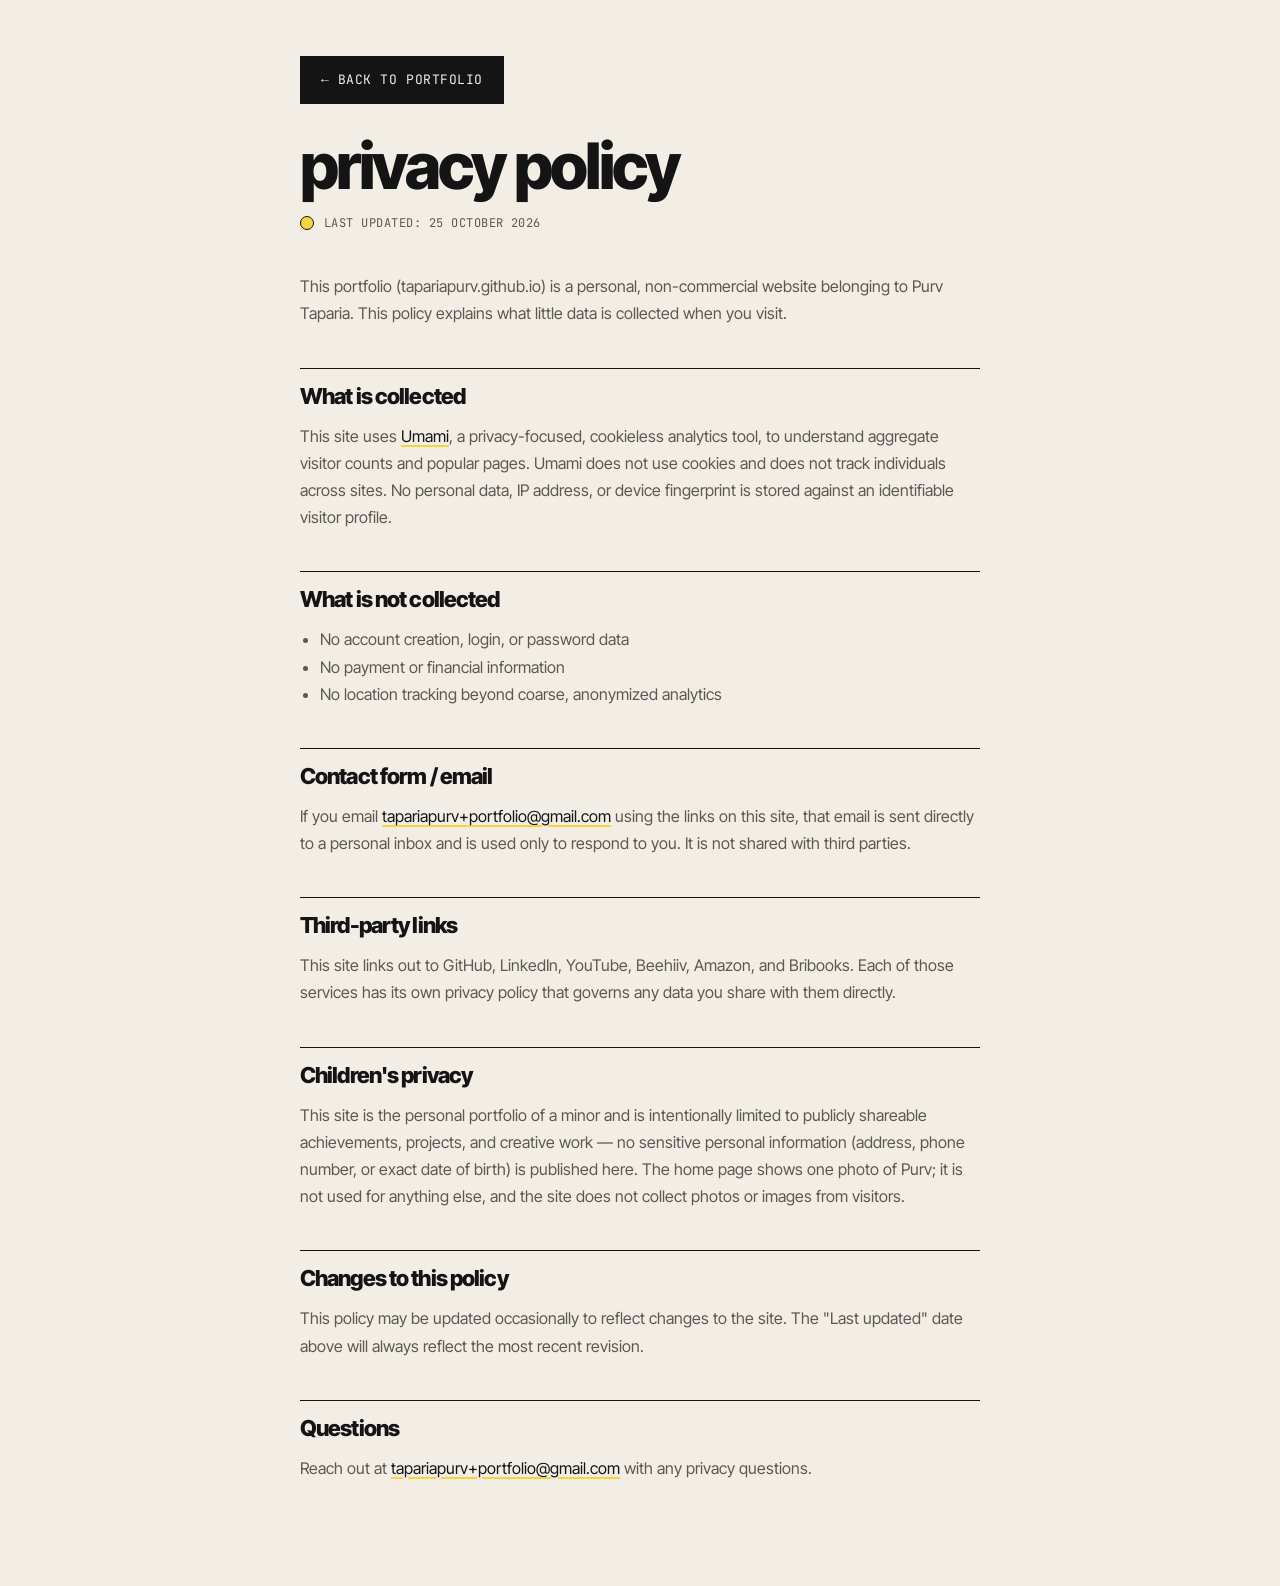
<file: privacy.html>
<!DOCTYPE html>
<html lang="en">

<head>
    <meta charset="UTF-8" />
    <meta name="viewport" content="width=device-width, initial-scale=1.0" />
    <title>Privacy Policy | Purv Taparia</title>
    <meta name="description" content="Privacy policy for tapariapurv.github.io — what data this portfolio site collects and how it is used." />
    <meta name="robots" content="index, follow" />
    <link rel="canonical" href="https://tapariapurv.github.io/privacy.html" />
    <link rel="icon" href="assets/favicon.ico" sizes="48x48" />
    <link rel="icon" href="assets/favicon.svg" type="image/svg+xml" />
    <link rel="apple-touch-icon" href="assets/apple-touch-icon.png" />
    <meta name="theme-color" content="#f2eee6" />
    <script>
        (function () {
            try { if (localStorage.getItem('theme') === 'dark') document.documentElement.setAttribute('data-theme', 'dark'); } catch (e) {}
        })();
    </script>
    <style>
        @font-face { font-family: 'Inter Tight'; font-weight: 100 900; font-display: swap; src: url(assets/fonts/inter-tight.woff2) format('woff2'); }
        @font-face { font-family: 'JetBrains Mono'; font-weight: 100 800; font-display: swap; src: url(assets/fonts/jetbrains-mono.woff2) format('woff2'); }
    </style>
    <style>
        :root { --bg: #f2eee6; --surface: #ffffff; --border: #141414; --text: #141414; --text2: #5c5852; --pop: #f6d43c; --ff: 'Inter Tight', system-ui, sans-serif; --fm: 'JetBrains Mono', ui-monospace, monospace; color-scheme: light; }
        html[data-theme="dark"] { --bg: #141414; --surface: #1e1e1e; --border: #f2eee6; --text: #f2eee6; --text2: #a39e95; color-scheme: dark; }
        * { box-sizing: border-box; }
        body { margin: 0; background: var(--bg); color: var(--text2); font-family: var(--ff); font-size: 16px; line-height: 1.7; overflow-wrap: break-word; }
        .wrap { max-width: 720px; margin: 0 auto; padding: 56px 20px 88px; }
        a { color: var(--text); text-decoration: underline; text-decoration-color: var(--pop); text-decoration-thickness: 2px; text-underline-offset: 3px; }
        a:hover { background: var(--pop); color: #141414; }
        a:focus-visible { outline: 2px solid var(--text); outline-offset: 3px; }
        em { font-style: normal; }
        .back { display: inline-flex; align-items: center; min-height: 48px; padding: 0 20px; margin-bottom: 32px; background: #141414; color: #f2eee6; border: 1px solid var(--border); font-family: var(--fm); font-size: 13px; letter-spacing: .04em; text-transform: uppercase; text-decoration: none; }
        html[data-theme="dark"] .back { background: #f2eee6; color: #141414; }
        .back:hover { background: var(--pop); color: #141414; }
        h1 { font-family: var(--ff); font-size: clamp(38px, 9vw, 64px); font-weight: 800; color: var(--text); letter-spacing: -.04em; line-height: .95; margin: 0 0 16px; text-transform: lowercase; }
        .updated { display: flex; align-items: center; gap: 10px; font-family: var(--fm); font-size: 12px; letter-spacing: .04em; text-transform: uppercase; color: var(--text2); margin-bottom: 40px; }
        .updated::before { content: ''; flex: none; width: 12px; height: 12px; border-radius: 50%; background: var(--pop); border: 1px solid var(--border); }
        h2 { font-family: var(--ff); font-size: 22px; font-weight: 800; letter-spacing: -.04em; line-height: 1; color: var(--text); margin: 40px 0 12px; padding-top: 16px; border-top: 1px solid var(--border); }
        p, li { color: var(--text2); }
        ul { padding-left: 20px; }
    </style>
</head>

<body>
    <div class="wrap">
        <a href="index.html" class="back">← Back to portfolio</a>
        <h1>Privacy Policy</h1>
        <div class="updated">Last updated: 25 October 2026</div>

        <p>This portfolio (tapariapurv.github.io) is a personal, non-commercial website belonging to Purv Taparia. This policy explains what little data is collected when you visit.</p>

        <h2>What is collected</h2>
        <p>This site uses <a href="https://umami.is" target="_blank">Umami</a>, a privacy-focused, cookieless analytics tool, to understand aggregate visitor counts and popular pages. Umami does not use cookies and does not track individuals across sites. No personal data, IP address, or device fingerprint is stored against an identifiable visitor profile.</p>

        <h2>What is not collected</h2>
        <ul>
            <li>No account creation, login, or password data</li>
            <li>No payment or financial information</li>
            <li>No location tracking beyond coarse, anonymized analytics</li>
        </ul>

        <h2>Contact form / email</h2>
        <p>If you email <a href="mailto:tapariapurv+portfolio@gmail.com">tapariapurv+portfolio@gmail.com</a> using the links on this site, that email is sent directly to a personal inbox and is used only to respond to you. It is not shared with third parties.</p>

        <h2>Third-party links</h2>
        <p>This site links out to GitHub, LinkedIn, YouTube, Beehiiv, Amazon, and Bribooks. Each of those services has its own privacy policy that governs any data you share with them directly.</p>

        <h2>Children's privacy</h2>
        <p>This site is the personal portfolio of a minor and is intentionally limited to publicly shareable achievements, projects, and creative work — no sensitive personal information (address, phone number, or exact date of birth) is published here. The home page shows one photo of Purv; it is not used for anything else, and the site does not collect photos or images from visitors.</p>

        <h2>Changes to this policy</h2>
        <p>This policy may be updated occasionally to reflect changes to the site. The "Last updated" date above will always reflect the most recent revision.</p>

        <h2>Questions</h2>
        <p>Reach out at <a href="mailto:tapariapurv+portfolio@gmail.com">tapariapurv+portfolio@gmail.com</a> with any privacy questions.</p>
    </div>
</body>

</html>
</file>
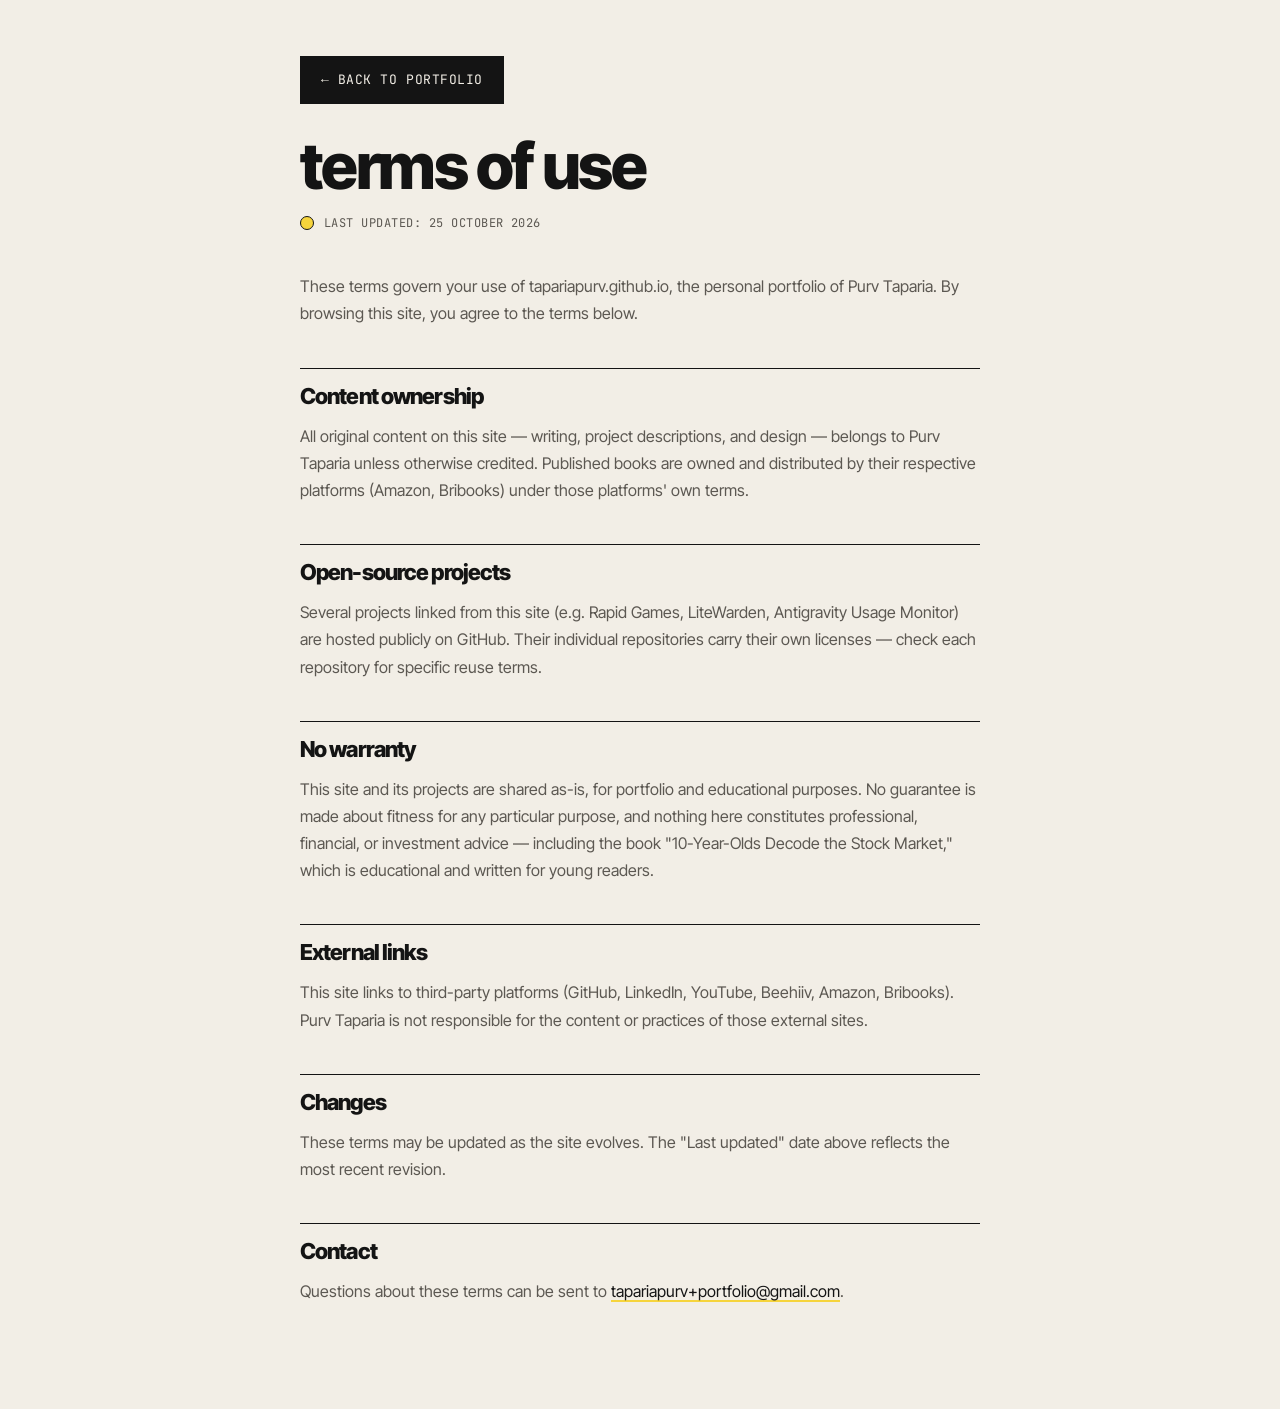
<file: terms.html>
<!DOCTYPE html>
<html lang="en">

<head>
    <meta charset="UTF-8" />
    <meta name="viewport" content="width=device-width, initial-scale=1.0" />
    <title>Terms of Use | Purv Taparia</title>
    <meta name="description" content="Terms of use for tapariapurv.github.io, the personal portfolio of Purv Taparia." />
    <meta name="robots" content="index, follow" />
    <link rel="canonical" href="https://tapariapurv.github.io/terms.html" />
    <link rel="icon" href="assets/favicon.ico" sizes="48x48" />
    <link rel="icon" href="assets/favicon.svg" type="image/svg+xml" />
    <link rel="apple-touch-icon" href="assets/apple-touch-icon.png" />
    <meta name="theme-color" content="#f2eee6" />
    <script>
        (function () {
            try { if (localStorage.getItem('theme') === 'dark') document.documentElement.setAttribute('data-theme', 'dark'); } catch (e) {}
        })();
    </script>
    <style>
        @font-face { font-family: 'Inter Tight'; font-weight: 100 900; font-display: swap; src: url(assets/fonts/inter-tight.woff2) format('woff2'); }
        @font-face { font-family: 'JetBrains Mono'; font-weight: 100 800; font-display: swap; src: url(assets/fonts/jetbrains-mono.woff2) format('woff2'); }
    </style>
    <style>
        :root { --bg: #f2eee6; --surface: #ffffff; --border: #141414; --text: #141414; --text2: #5c5852; --pop: #f6d43c; --ff: 'Inter Tight', system-ui, sans-serif; --fm: 'JetBrains Mono', ui-monospace, monospace; color-scheme: light; }
        html[data-theme="dark"] { --bg: #141414; --surface: #1e1e1e; --border: #f2eee6; --text: #f2eee6; --text2: #a39e95; color-scheme: dark; }
        * { box-sizing: border-box; }
        body { margin: 0; background: var(--bg); color: var(--text2); font-family: var(--ff); font-size: 16px; line-height: 1.7; overflow-wrap: break-word; }
        .wrap { max-width: 720px; margin: 0 auto; padding: 56px 20px 88px; }
        a { color: var(--text); text-decoration: underline; text-decoration-color: var(--pop); text-decoration-thickness: 2px; text-underline-offset: 3px; }
        a:hover { background: var(--pop); color: #141414; }
        a:focus-visible { outline: 2px solid var(--text); outline-offset: 3px; }
        em { font-style: normal; }
        .back { display: inline-flex; align-items: center; min-height: 48px; padding: 0 20px; margin-bottom: 32px; background: #141414; color: #f2eee6; border: 1px solid var(--border); font-family: var(--fm); font-size: 13px; letter-spacing: .04em; text-transform: uppercase; text-decoration: none; }
        html[data-theme="dark"] .back { background: #f2eee6; color: #141414; }
        .back:hover { background: var(--pop); color: #141414; }
        h1 { font-family: var(--ff); font-size: clamp(38px, 9vw, 64px); font-weight: 800; color: var(--text); letter-spacing: -.04em; line-height: .95; margin: 0 0 16px; text-transform: lowercase; }
        .updated { display: flex; align-items: center; gap: 10px; font-family: var(--fm); font-size: 12px; letter-spacing: .04em; text-transform: uppercase; color: var(--text2); margin-bottom: 40px; }
        .updated::before { content: ''; flex: none; width: 12px; height: 12px; border-radius: 50%; background: var(--pop); border: 1px solid var(--border); }
        h2 { font-family: var(--ff); font-size: 22px; font-weight: 800; letter-spacing: -.04em; line-height: 1; color: var(--text); margin: 40px 0 12px; padding-top: 16px; border-top: 1px solid var(--border); }
        p, li { color: var(--text2); }
        ul { padding-left: 20px; }
    </style>
</head>

<body>
    <div class="wrap">
        <a href="index.html" class="back">← Back to portfolio</a>
        <h1>Terms of Use</h1>
        <div class="updated">Last updated: 25 October 2026</div>

        <p>These terms govern your use of tapariapurv.github.io, the personal portfolio of Purv Taparia. By browsing this site, you agree to the terms below.</p>

        <h2>Content ownership</h2>
        <p>All original content on this site — writing, project descriptions, and design — belongs to Purv Taparia unless otherwise credited. Published books are owned and distributed by their respective platforms (Amazon, Bribooks) under those platforms' own terms.</p>

        <h2>Open-source projects</h2>
        <p>Several projects linked from this site (e.g. Rapid Games, LiteWarden, Antigravity Usage Monitor) are hosted publicly on GitHub. Their individual repositories carry their own licenses — check each repository for specific reuse terms.</p>

        <h2>No warranty</h2>
        <p>This site and its projects are shared as-is, for portfolio and educational purposes. No guarantee is made about fitness for any particular purpose, and nothing here constitutes professional, financial, or investment advice — including the book "10-Year-Olds Decode the Stock Market," which is educational and written for young readers.</p>

        <h2>External links</h2>
        <p>This site links to third-party platforms (GitHub, LinkedIn, YouTube, Beehiiv, Amazon, Bribooks). Purv Taparia is not responsible for the content or practices of those external sites.</p>

        <h2>Changes</h2>
        <p>These terms may be updated as the site evolves. The "Last updated" date above reflects the most recent revision.</p>

        <h2>Contact</h2>
        <p>Questions about these terms can be sent to <a href="mailto:tapariapurv+portfolio@gmail.com">tapariapurv+portfolio@gmail.com</a>.</p>
    </div>
</body>

</html>
</file>
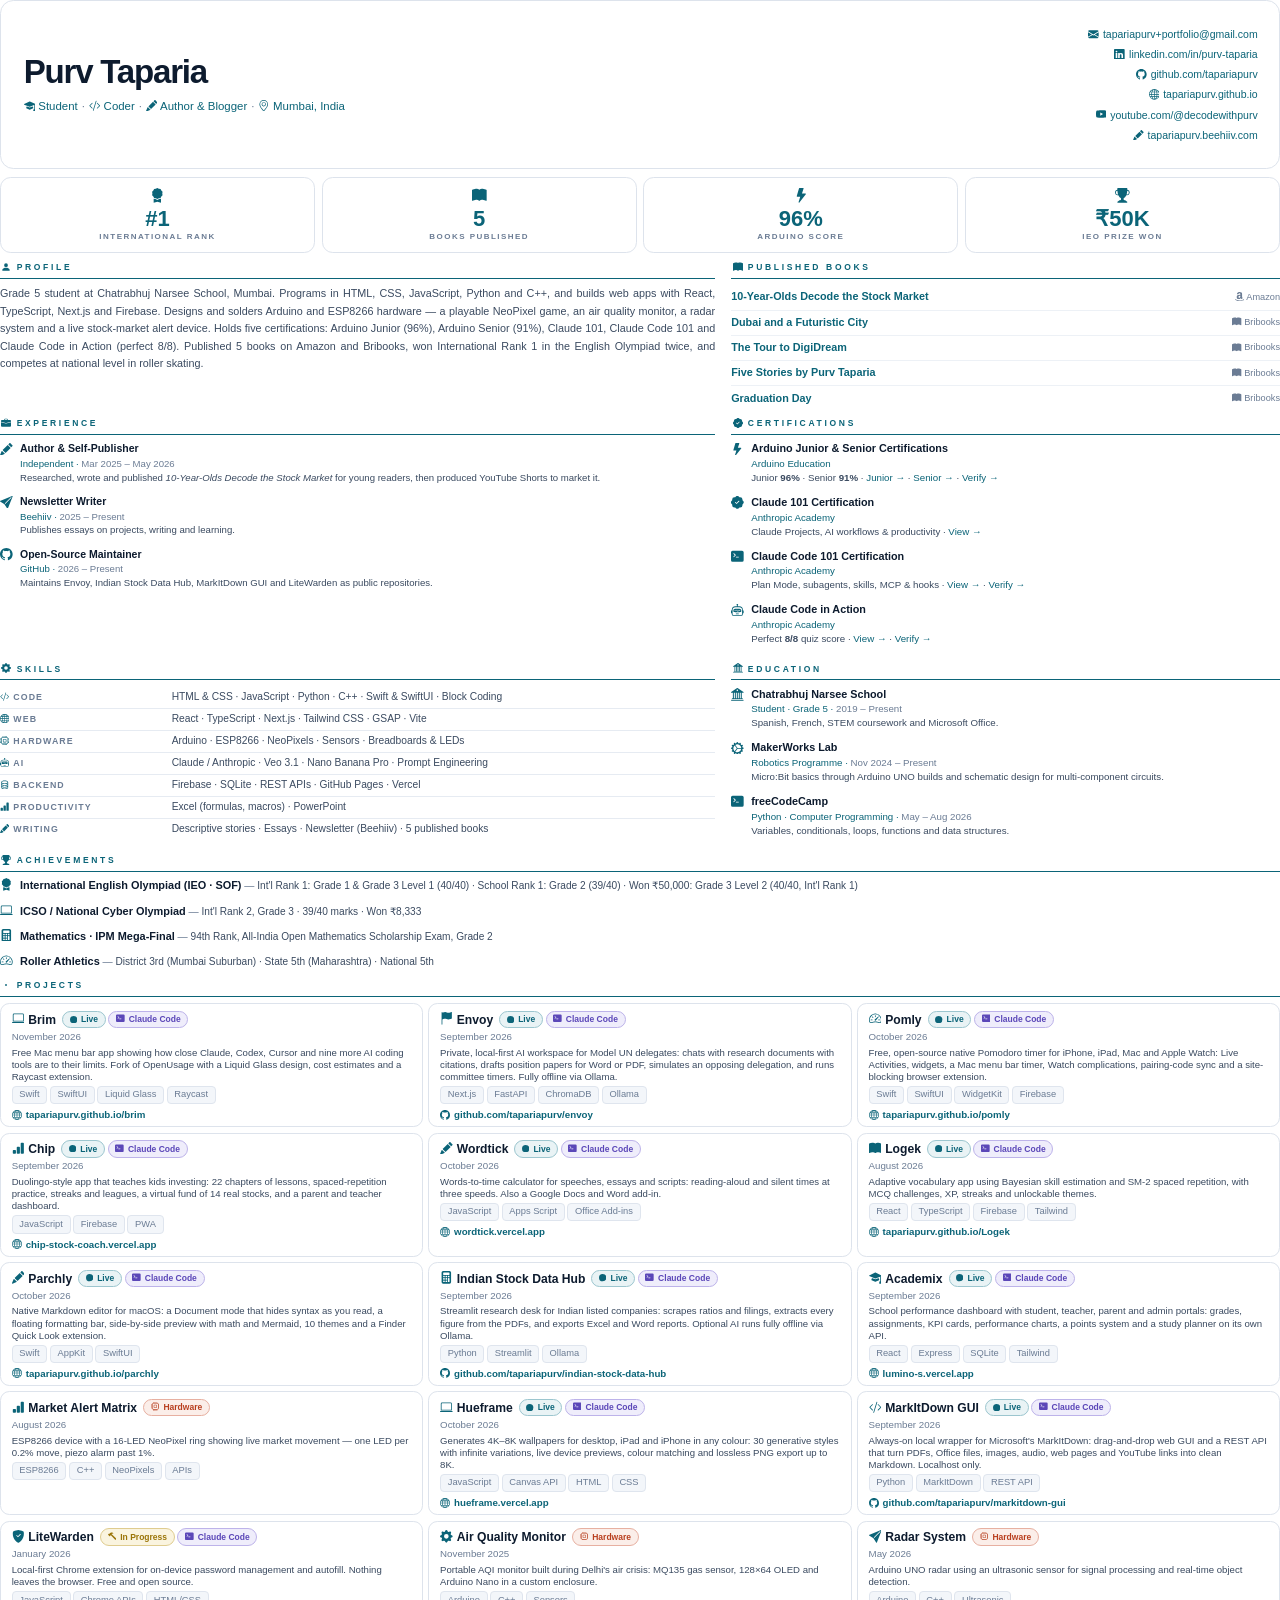
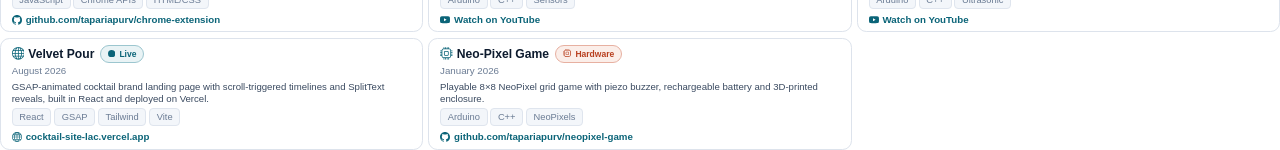
<file: assets/resume.html>
<!DOCTYPE html>
<html lang="en"><head><meta charset="utf-8">
<title>Purv Taparia &mdash; Resume</title>
<meta name="description" content="Purv Taparia - student, coder and 5x published author from Mumbai, India.">
<meta name="author" content="Purv Taparia">
<style>
@page { size: A4; margin: 10mm 10mm 9mm 10mm; }
* { box-sizing: border-box; margin: 0; padding: 0; }
body { font-family: 'Inter', 'Lato', sans-serif; font-size: 8.1pt; color: #3a4a60; line-height: 1.45; }
a { color: #0b6478; text-decoration: none; }
b { font-weight: 700; }
svg.ic { vertical-align: -1.2pt; }

.hdr { border: 0.8pt solid #dde3ec; border-radius: 10pt; padding: 17pt 16pt 17pt 17pt;
        display: flex; justify-content: space-between; align-items: center; }
.hdr h1 { font-size: 24.8pt; font-weight: 800; color: #0d1b2e; letter-spacing: -0.9pt; line-height: 1.1; }
.tags { margin-top: 5pt; font-size: 8.6pt; font-weight: 500; color: #0b6478; }
.tags .sep { color: #6b7c94; font-weight: 400; padding: 0 3pt; }
.contact { text-align: right; font-size: 7.9pt; line-height: 1.92; }
.contact svg.ic { margin-right: 3pt; }

.stats { display: flex; margin: 6pt -2.5pt 6pt -2.5pt; }
.stat { flex: 1; margin: 0 2.5pt; border: 0.8pt solid #dde3ec; border-radius: 8pt; text-align: center;
         padding: 8pt 4pt 7pt 4pt; }
.stat .v { font-size: 16.5pt; font-weight: 800; color: #0b6478; line-height: 1.15; }
.stat .l { font-size: 6pt; font-weight: 600; color: #6b7c94; letter-spacing: 1.1pt; text-transform: uppercase; }

h2 { font-size: 6.4pt; font-weight: 700; color: #0b6478; letter-spacing: 2pt; text-transform: uppercase;
      border-bottom: 1.3pt solid #0b6478; padding: 0 0 3pt 1pt; margin-bottom: 5pt; }
h2 svg.ic { margin-right: 4pt; vertical-align: -1pt; }

table.body-tbl { width: 100%; border-collapse: collapse; table-layout: fixed; }
table.body-tbl > tbody > tr > td { vertical-align: top; padding: 0 0 5pt 0; }
table.body-tbl td.l { width: 56.5%; padding-right: 6pt; }
table.body-tbl td.r { width: 43.5%; padding-left: 6pt; }
p.sum { text-align: justify; line-height: 1.62; }

.book { border-bottom: 0.5pt solid #edf1f6; padding: 3.2pt 0 3.3pt 0; }
.book:last-child { border-bottom: none; }
.book a { font-weight: 600; }
.book .st { float: right; font-size: 6.9pt; color: #6b7c94; padding-top: 1pt; }

.item { display: flex; margin-bottom: 7pt; }
.item .i { width: 15pt; flex: none; padding-top: 1pt; }
.item .t { font-size: 7.9pt; font-weight: 700; color: #0d1b2e; }
.item .m { font-size: 7.2pt; color: #0b6478; }
.item .m .d { color: #6b7c94; }
.item .x { font-size: 7.2pt; line-height: 1.5; }
.cert .t { font-size: 8.1pt; }
.cert .m, .cert .x { font-size: 7.3pt; }
.cert { margin-bottom: 7pt; }

table.skills { width: 100%; border-collapse: collapse; }
table.skills td { border-bottom: 0.5pt solid #e6ebf2; padding: 2.3pt 0; font-size: 7.7pt; vertical-align: middle; }
table.skills tr:last-child td { border-bottom: none; }
table.skills td.k { width: 24%; font-size: 6.6pt; font-weight: 700; color: #6b7c94; letter-spacing: 0.8pt;
                     text-transform: uppercase; }
table.skills td.k svg.ic { margin-right: 3pt; }

.ach { margin-top: 1pt; }
.ach .row { display: flex; margin-bottom: 7pt; font-size: 7.6pt; }
.ach .row .i { width: 15pt; flex: none; }
.ach .row b { font-size: 8.2pt; color: #0d1b2e; }

.p2 { page-break-before: always; }
.proj-grid { display: grid; grid-template-columns: 1fr 1fr 1fr; gap: 4pt; }
.card { border: 0.8pt solid #dde3ec; border-radius: 7pt; padding: 5pt 8pt 3pt 8pt; break-inside: avoid; }
.card .t { font-size: 9.1pt; font-weight: 700; color: #0d1b2e; }
.card .t svg.ic { margin-right: 3pt; }
.card .dt { font-size: 7.3pt; color: #6b7c94; margin: 0.5pt 0 2pt 0; }
.card .x { font-size: 7.2pt; line-height: 1.28; margin-bottom: 2pt; }
.badge { display: inline-block; font-size: 6.4pt; font-weight: 600; border-radius: 8pt; padding: 1pt 5pt 1.3pt 5pt;
          border: 0.7pt solid; margin-left: 2pt; vertical-align: 1pt; white-space: nowrap; }
.badge svg.ic { margin-right: 2pt; vertical-align: -0.5pt; }
.b-live { color: #0b6478; background: #e9f3f5; border-color: #9cc6cf; }
.b-hw { color: #b83e1e; background: #fbeee9; border-color: #e7b0a1; }
.b-prog { color: #9b7508; background: #faf4df; border-color: #dfcc8f; }
.b-cc { color: #5b47b8; background: #efedfb; border-color: #bdb3ea; }
.tag { display: inline-block; font-size: 7pt; color: #6b7c94; background: #f3f6fa; border: 0.6pt solid #dfe5ee;
        border-radius: 3pt; padding: 1pt 5pt; margin: 0 2pt 2pt 0; }
.card .lk { font-size: 7.3pt; font-weight: 600; margin-top: 1pt; }
.card .lk svg.ic { margin-right: 3pt; }
</style></head><body>
<div class="hdr"><div><h1>Purv Taparia</h1><div class="tags"><svg class="ic" width="8.6pt" height="8.6pt" viewBox="0 0 16 16" xmlns="http://www.w3.org/2000/svg"><path fill="#0b6478" d="M8.211 2.047a.5.5 0 0 0-.422 0l-7.5 3.5a.5.5 0 0 0 .025.917l7.5 3a.5.5 0 0 0 .372 0L14 7.14V13a1 1 0 0 0-1 1v2h3v-2a1 1 0 0 0-1-1V6.739l.686-.275a.5.5 0 0 0 .025-.917z"/> <path fill="#0b6478" d="M4.176 9.032a.5.5 0 0 0-.656.327l-.5 1.7a.5.5 0 0 0 .294.605l4.5 1.8a.5.5 0 0 0 .372 0l4.5-1.8a.5.5 0 0 0 .294-.605l-.5-1.7a.5.5 0 0 0-.656-.327L8 10.466z"/></svg> Student<span class="sep">&middot;</span><svg class="ic" width="8.6pt" height="8.6pt" viewBox="0 0 16 16" xmlns="http://www.w3.org/2000/svg"><path fill="#0b6478" d="M10.478 1.647a.5.5 0 1 0-.956-.294l-4 13a.5.5 0 0 0 .956.294zM4.854 4.146a.5.5 0 0 1 0 .708L1.707 8l3.147 3.146a.5.5 0 0 1-.708.708l-3.5-3.5a.5.5 0 0 1 0-.708l3.5-3.5a.5.5 0 0 1 .708 0m6.292 0a.5.5 0 0 0 0 .708L14.293 8l-3.147 3.146a.5.5 0 0 0 .708.708l3.5-3.5a.5.5 0 0 0 0-.708l-3.5-3.5a.5.5 0 0 0-.708 0"/></svg> Coder<span class="sep">&middot;</span><svg class="ic" width="8.6pt" height="8.6pt" viewBox="0 0 16 16" xmlns="http://www.w3.org/2000/svg"><path fill="#0b6478" d="M12.854.146a.5.5 0 0 0-.707 0L10.5 1.793 14.207 5.5l1.647-1.646a.5.5 0 0 0 0-.708zm.646 6.061L9.793 2.5 3.293 9H3.5a.5.5 0 0 1 .5.5v.5h.5a.5.5 0 0 1 .5.5v.5h.5a.5.5 0 0 1 .5.5v.5h.5a.5.5 0 0 1 .5.5v.207zm-7.468 7.468A.5.5 0 0 1 6 13.5V13h-.5a.5.5 0 0 1-.5-.5V12h-.5a.5.5 0 0 1-.5-.5V11h-.5a.5.5 0 0 1-.5-.5V10h-.5a.5.5 0 0 1-.175-.032l-.179.178a.5.5 0 0 0-.11.168l-2 5a.5.5 0 0 0 .65.65l5-2a.5.5 0 0 0 .168-.11z"/></svg> Author &amp; Blogger<span class="sep">&middot;</span><svg class="ic" width="8.6pt" height="8.6pt" viewBox="0 0 16 16" xmlns="http://www.w3.org/2000/svg"><path fill="#0b6478" d="M12.166 8.94c-.524 1.062-1.234 2.12-1.96 3.07A32 32 0 0 1 8 14.58a32 32 0 0 1-2.206-2.57c-.726-.95-1.436-2.008-1.96-3.07C3.304 7.867 3 6.862 3 6a5 5 0 0 1 10 0c0 .862-.305 1.867-.834 2.94M8 16s6-5.686 6-10A6 6 0 0 0 2 6c0 4.314 6 10 6 10"/> <path fill="#0b6478" d="M8 8a2 2 0 1 1 0-4 2 2 0 0 1 0 4m0 1a3 3 0 1 0 0-6 3 3 0 0 0 0 6"/></svg> Mumbai, India</div></div><div class="contact"><a href="mailto:tapariapurv+portfolio@gmail.com"><svg class="ic" width="8pt" height="8pt" viewBox="0 0 16 16" xmlns="http://www.w3.org/2000/svg"><path fill="#0b6478" d="M.05 3.555A2 2 0 0 1 2 2h12a2 2 0 0 1 1.95 1.555L8 8.414zM0 4.697v7.104l5.803-3.558zM6.761 8.83l-6.57 4.027A2 2 0 0 0 2 14h12a2 2 0 0 0 1.808-1.144l-6.57-4.027L8 9.586zm3.436-.586L16 11.801V4.697z"/></svg>tapariapurv+portfolio@gmail.com</a><br><a href="https://linkedin.com/in/purv-taparia"><svg class="ic" width="8pt" height="8pt" viewBox="0 0 16 16" xmlns="http://www.w3.org/2000/svg"><path fill="#0b6478" d="M0 1.146C0 .513.526 0 1.175 0h13.65C15.474 0 16 .513 16 1.146v13.708c0 .633-.526 1.146-1.175 1.146H1.175C.526 16 0 15.487 0 14.854zm4.943 12.248V6.169H2.542v7.225zm-1.2-8.212c.837 0 1.358-.554 1.358-1.248-.015-.709-.52-1.248-1.342-1.248S2.4 3.226 2.4 3.934c0 .694.521 1.248 1.327 1.248zm4.908 8.212V9.359c0-.216.016-.432.08-.586.173-.431.568-.878 1.232-.878.869 0 1.216.662 1.216 1.634v3.865h2.401V9.25c0-2.22-1.184-3.252-2.764-3.252-1.274 0-1.845.7-2.165 1.193v.025h-.016l.016-.025V6.169h-2.4c.03.678 0 7.225 0 7.225z"/></svg>linkedin.com/in/purv-taparia</a><br><a href="https://github.com/tapariapurv"><svg class="ic" width="8pt" height="8pt" viewBox="0 0 16 16" xmlns="http://www.w3.org/2000/svg"><path fill="#0b6478" d="M8 0C3.58 0 0 3.58 0 8c0 3.54 2.29 6.53 5.47 7.59.4.07.55-.17.55-.38 0-.19-.01-.82-.01-1.49-2.01.37-2.53-.49-2.69-.94-.09-.23-.48-.94-.82-1.13-.28-.15-.68-.52-.01-.53.63-.01 1.08.58 1.23.82.72 1.21 1.87.87 2.33.66.07-.52.28-.87.51-1.07-1.78-.2-3.64-.89-3.64-3.95 0-.87.31-1.59.82-2.15-.08-.2-.36-1.02.08-2.12 0 0 .67-.21 2.2.82.64-.18 1.32-.27 2-.27s1.36.09 2 .27c1.53-1.04 2.2-.82 2.2-.82.44 1.1.16 1.92.08 2.12.51.56.82 1.27.82 2.15 0 3.07-1.87 3.75-3.65 3.95.29.25.54.73.54 1.48 0 1.07-.01 1.93-.01 2.2 0 .21.15.46.55.38A8.01 8.01 0 0 0 16 8c0-4.42-3.58-8-8-8"/></svg>github.com/tapariapurv</a><br><a href="https://tapariapurv.github.io"><svg class="ic" width="8pt" height="8pt" viewBox="0 0 16 16" xmlns="http://www.w3.org/2000/svg"><path fill="#0b6478" d="M0 8a8 8 0 1 1 16 0A8 8 0 0 1 0 8m7.5-6.923c-.67.204-1.335.82-1.887 1.855A8 8 0 0 0 5.145 4H7.5zM4.09 4a9.3 9.3 0 0 1 .64-1.539 7 7 0 0 1 .597-.933A7.03 7.03 0 0 0 2.255 4zm-.582 3.5c.03-.877.138-1.718.312-2.5H1.674a7 7 0 0 0-.656 2.5zM4.847 5a12.5 12.5 0 0 0-.338 2.5H7.5V5zM8.5 5v2.5h2.99a12.5 12.5 0 0 0-.337-2.5zM4.51 8.5a12.5 12.5 0 0 0 .337 2.5H7.5V8.5zm3.99 0V11h2.653c.187-.765.306-1.608.338-2.5zM5.145 12q.208.58.468 1.068c.552 1.035 1.218 1.65 1.887 1.855V12zm.182 2.472a7 7 0 0 1-.597-.933A9.3 9.3 0 0 1 4.09 12H2.255a7 7 0 0 0 3.072 2.472M3.82 11a13.7 13.7 0 0 1-.312-2.5h-2.49c.062.89.291 1.733.656 2.5zm6.853 3.472A7 7 0 0 0 13.745 12H11.91a9.3 9.3 0 0 1-.64 1.539 7 7 0 0 1-.597.933M8.5 12v2.923c.67-.204 1.335-.82 1.887-1.855q.26-.487.468-1.068zm3.68-1h2.146c.365-.767.594-1.61.656-2.5h-2.49a13.7 13.7 0 0 1-.312 2.5m2.802-3.5a7 7 0 0 0-.656-2.5H12.18c.174.782.282 1.623.312 2.5zM11.27 2.461c.247.464.462.98.64 1.539h1.835a7 7 0 0 0-3.072-2.472c.218.284.418.598.597.933M10.855 4a8 8 0 0 0-.468-1.068C9.835 1.897 9.17 1.282 8.5 1.077V4z"/></svg>tapariapurv.github.io</a><br><a href="https://youtube.com/@decodewithpurv"><svg class="ic" width="8pt" height="8pt" viewBox="0 0 16 16" xmlns="http://www.w3.org/2000/svg"><path fill="#0b6478" d="M8.051 1.999h.089c.822.003 4.987.033 6.11.335a2.01 2.01 0 0 1 1.415 1.42c.101.38.172.883.22 1.402l.01.104.022.26.008.104c.065.914.073 1.77.074 1.957v.075c-.001.194-.01 1.108-.082 2.06l-.008.105-.009.104c-.05.572-.124 1.14-.235 1.558a2.01 2.01 0 0 1-1.415 1.42c-1.16.312-5.569.334-6.18.335h-.142c-.309 0-1.587-.006-2.927-.052l-.17-.006-.087-.004-.171-.007-.171-.007c-1.11-.049-2.167-.128-2.654-.26a2.01 2.01 0 0 1-1.415-1.419c-.111-.417-.185-.986-.235-1.558L.09 9.82l-.008-.104A31 31 0 0 1 0 7.68v-.123c.002-.215.01-.958.064-1.778l.007-.103.003-.052.008-.104.022-.26.01-.104c.048-.519.119-1.023.22-1.402a2.01 2.01 0 0 1 1.415-1.42c.487-.13 1.544-.21 2.654-.26l.17-.007.172-.006.086-.003.171-.007A100 100 0 0 1 7.858 2zM6.4 5.209v4.818l4.157-2.408z"/></svg>youtube.com/@decodewithpurv</a><br><a href="https://tapariapurv.beehiiv.com"><svg class="ic" width="8pt" height="8pt" viewBox="0 0 16 16" xmlns="http://www.w3.org/2000/svg"><path fill="#0b6478" d="M12.854.146a.5.5 0 0 0-.707 0L10.5 1.793 14.207 5.5l1.647-1.646a.5.5 0 0 0 0-.708zm.646 6.061L9.793 2.5 3.293 9H3.5a.5.5 0 0 1 .5.5v.5h.5a.5.5 0 0 1 .5.5v.5h.5a.5.5 0 0 1 .5.5v.5h.5a.5.5 0 0 1 .5.5v.207zm-7.468 7.468A.5.5 0 0 1 6 13.5V13h-.5a.5.5 0 0 1-.5-.5V12h-.5a.5.5 0 0 1-.5-.5V11h-.5a.5.5 0 0 1-.5-.5V10h-.5a.5.5 0 0 1-.175-.032l-.179.178a.5.5 0 0 0-.11.168l-2 5a.5.5 0 0 0 .65.65l5-2a.5.5 0 0 0 .168-.11z"/></svg>tapariapurv.beehiiv.com</a></div></div>
<div class="stats"><div class="stat"><svg class="ic" width="11pt" height="11pt" viewBox="0 0 16 16" xmlns="http://www.w3.org/2000/svg"><path fill="#0b6478" d="m8 0 1.669.864 1.858.282.842 1.68 1.337 1.32L13.4 6l.306 1.854-1.337 1.32-.842 1.68-1.858.282L8 12l-1.669-.864-1.858-.282-.842-1.68-1.337-1.32L2.6 6l-.306-1.854 1.337-1.32.842-1.68L6.331.864z"/> <path fill="#0b6478" d="M4 11.794V16l4-1 4 1v-4.206l-2.018.306L8 13.126 6.018 12.1z"/></svg><div class="v">#1</div><div class="l">International Rank</div></div><div class="stat"><svg class="ic" width="11pt" height="11pt" viewBox="0 0 16 16" xmlns="http://www.w3.org/2000/svg"><path fill="#0b6478" d="M8 1.783C7.015.936 5.587.81 4.287.94c-1.514.153-3.042.672-3.994 1.105A.5.5 0 0 0 0 2.5v11a.5.5 0 0 0 .707.455c.882-.4 2.303-.881 3.68-1.02 1.409-.142 2.59.087 3.223.877a.5.5 0 0 0 .78 0c.633-.79 1.814-1.019 3.222-.877 1.378.139 2.8.62 3.681 1.02A.5.5 0 0 0 16 13.5v-11a.5.5 0 0 0-.293-.455c-.952-.433-2.48-.952-3.994-1.105C10.413.809 8.985.936 8 1.783"/></svg><div class="v">5</div><div class="l">Books Published</div></div><div class="stat"><svg class="ic" width="11pt" height="11pt" viewBox="0 0 16 16" xmlns="http://www.w3.org/2000/svg"><path fill="#0b6478" d="M5.52.359A.5.5 0 0 1 6 0h4a.5.5 0 0 1 .474.658L8.694 6H12.5a.5.5 0 0 1 .395.807l-7 9a.5.5 0 0 1-.873-.454L6.823 9.5H3.5a.5.5 0 0 1-.48-.641z"/></svg><div class="v">96%</div><div class="l">Arduino Score</div></div><div class="stat"><svg class="ic" width="11pt" height="11pt" viewBox="0 0 16 16" xmlns="http://www.w3.org/2000/svg"><path fill="#0b6478" d="M2.5.5A.5.5 0 0 1 3 0h10a.5.5 0 0 1 .5.5q0 .807-.034 1.536a3 3 0 1 1-1.133 5.89c-.79 1.865-1.878 2.777-2.833 3.011v2.173l1.425.356c.194.048.377.135.537.255L13.3 15.1a.5.5 0 0 1-.3.9H3a.5.5 0 0 1-.3-.9l1.838-1.379c.16-.12.343-.207.537-.255L6.5 13.11v-2.173c-.955-.234-2.043-1.146-2.833-3.012a3 3 0 1 1-1.132-5.89A33 33 0 0 1 2.5.5m.099 2.54a2 2 0 0 0 .72 3.935c-.333-1.05-.588-2.346-.72-3.935m10.083 3.935a2 2 0 0 0 .72-3.935c-.133 1.59-.388 2.885-.72 3.935"/></svg><div class="v">&#8377;50K</div><div class="l">IEO Prize Won</div></div></div>
<table class="body-tbl"><tr><td class="l"><h2><svg class="ic" width="7.5pt" height="7.5pt" viewBox="0 0 16 16" xmlns="http://www.w3.org/2000/svg"><path fill="#0b6478" d="M3 14s-1 0-1-1 1-4 6-4 6 3 6 4-1 1-1 1zm5-6a3 3 0 1 0 0-6 3 3 0 0 0 0 6"/></svg>Profile</h2><p class="sum">Grade 5 student at Chatrabhuj Narsee School, Mumbai. Programs in HTML, CSS, JavaScript, Python and C++, and builds web apps with React, TypeScript, Next.js and Firebase. Designs and solders Arduino and ESP8266 hardware &mdash; a playable NeoPixel game, an air quality monitor, a radar system and a live stock-market alert device. Holds five certifications: Arduino Junior (96%), Arduino Senior (91%), Claude 101, Claude Code 101 and Claude Code in Action (perfect 8/8). Published 5 books on Amazon and Bribooks, won International Rank 1 in the English Olympiad twice, and competes at national level in roller skating.</p></td><td class="r"><h2><svg class="ic" width="7.5pt" height="7.5pt" viewBox="0 0 16 16" xmlns="http://www.w3.org/2000/svg"><path fill="#0b6478" d="M8 1.783C7.015.936 5.587.81 4.287.94c-1.514.153-3.042.672-3.994 1.105A.5.5 0 0 0 0 2.5v11a.5.5 0 0 0 .707.455c.882-.4 2.303-.881 3.68-1.02 1.409-.142 2.59.087 3.223.877a.5.5 0 0 0 .78 0c.633-.79 1.814-1.019 3.222-.877 1.378.139 2.8.62 3.681 1.02A.5.5 0 0 0 16 13.5v-11a.5.5 0 0 0-.293-.455c-.952-.433-2.48-.952-3.994-1.105C10.413.809 8.985.936 8 1.783"/></svg>Published Books</h2><div class="book"><span class="st"><svg class="ic" width="7pt" height="7pt" viewBox="0 0 16 16" xmlns="http://www.w3.org/2000/svg"><path fill="#6b7c94" d="M10.813 11.968c.157.083.36.074.5-.05l.005.005a90 90 0 0 1 1.623-1.405c.173-.143.143-.372.006-.563l-.125-.17c-.345-.465-.673-.906-.673-1.791v-3.3l.001-.335c.008-1.265.014-2.421-.933-3.305C10.404.274 9.06 0 8.03 0 6.017 0 3.77.75 3.296 3.24c-.047.264.143.404.316.443l2.054.22c.19-.009.33-.196.366-.387.176-.857.896-1.271 1.703-1.271.435 0 .929.16 1.188.55.264.39.26.91.257 1.376v.432q-.3.033-.621.065c-1.113.114-2.397.246-3.36.67C3.873 5.91 2.94 7.08 2.94 8.798c0 2.2 1.387 3.298 3.168 3.298 1.506 0 2.328-.354 3.489-1.54l.167.246c.274.405.456.675 1.047 1.166ZM6.03 8.431C6.03 6.627 7.647 6.3 9.177 6.3v.57c.001.776.002 1.434-.396 2.133-.336.595-.87.961-1.465.961-.812 0-1.286-.619-1.286-1.533M.435 12.174c2.629 1.603 6.698 4.084 13.183.997.28-.116.475.078.199.431C13.538 13.96 11.312 16 7.57 16 3.832 16 .968 13.446.094 12.386c-.24-.275.036-.4.199-.299z"/> <path fill="#6b7c94" d="M13.828 11.943c.567-.07 1.468-.027 1.645.204.135.176-.004.966-.233 1.533-.23.563-.572.961-.762 1.115s-.333.094-.23-.137c.105-.23.684-1.663.455-1.963-.213-.278-1.177-.177-1.625-.13l-.09.009q-.142.013-.233.024c-.193.021-.245.027-.274-.032-.074-.209.779-.556 1.347-.623"/></svg> Amazon</span><a href="https://www.amazon.in/dp/B0H1YGCL2D">10-Year-Olds Decode the Stock Market</a></div><div class="book"><span class="st"><svg class="ic" width="7pt" height="7pt" viewBox="0 0 16 16" xmlns="http://www.w3.org/2000/svg"><path fill="#6b7c94" d="M8 1.783C7.015.936 5.587.81 4.287.94c-1.514.153-3.042.672-3.994 1.105A.5.5 0 0 0 0 2.5v11a.5.5 0 0 0 .707.455c.882-.4 2.303-.881 3.68-1.02 1.409-.142 2.59.087 3.223.877a.5.5 0 0 0 .78 0c.633-.79 1.814-1.019 3.222-.877 1.378.139 2.8.62 3.681 1.02A.5.5 0 0 0 16 13.5v-11a.5.5 0 0 0-.293-.455c-.952-.433-2.48-.952-3.994-1.105C10.413.809 8.985.936 8 1.783"/></svg> Bribooks</span><a href="https://www.bribooks.com/bookstore/dubai-and-a-futuristic-city">Dubai and a Futuristic City</a></div><div class="book"><span class="st"><svg class="ic" width="7pt" height="7pt" viewBox="0 0 16 16" xmlns="http://www.w3.org/2000/svg"><path fill="#6b7c94" d="M8 1.783C7.015.936 5.587.81 4.287.94c-1.514.153-3.042.672-3.994 1.105A.5.5 0 0 0 0 2.5v11a.5.5 0 0 0 .707.455c.882-.4 2.303-.881 3.68-1.02 1.409-.142 2.59.087 3.223.877a.5.5 0 0 0 .78 0c.633-.79 1.814-1.019 3.222-.877 1.378.139 2.8.62 3.681 1.02A.5.5 0 0 0 16 13.5v-11a.5.5 0 0 0-.293-.455c-.952-.433-2.48-.952-3.994-1.105C10.413.809 8.985.936 8 1.783"/></svg> Bribooks</span><a href="https://bribooks.com/bookstore/the-tour-to-digidream-by-purv-taparia">The Tour to DigiDream</a></div><div class="book"><span class="st"><svg class="ic" width="7pt" height="7pt" viewBox="0 0 16 16" xmlns="http://www.w3.org/2000/svg"><path fill="#6b7c94" d="M8 1.783C7.015.936 5.587.81 4.287.94c-1.514.153-3.042.672-3.994 1.105A.5.5 0 0 0 0 2.5v11a.5.5 0 0 0 .707.455c.882-.4 2.303-.881 3.68-1.02 1.409-.142 2.59.087 3.223.877a.5.5 0 0 0 .78 0c.633-.79 1.814-1.019 3.222-.877 1.378.139 2.8.62 3.681 1.02A.5.5 0 0 0 16 13.5v-11a.5.5 0 0 0-.293-.455c-.952-.433-2.48-.952-3.994-1.105C10.413.809 8.985.936 8 1.783"/></svg> Bribooks</span><a href="https://www.bribooks.com/bookstore/5-stories-by-purv-taparia/">Five Stories by Purv Taparia</a></div><div class="book"><span class="st"><svg class="ic" width="7pt" height="7pt" viewBox="0 0 16 16" xmlns="http://www.w3.org/2000/svg"><path fill="#6b7c94" d="M8 1.783C7.015.936 5.587.81 4.287.94c-1.514.153-3.042.672-3.994 1.105A.5.5 0 0 0 0 2.5v11a.5.5 0 0 0 .707.455c.882-.4 2.303-.881 3.68-1.02 1.409-.142 2.59.087 3.223.877a.5.5 0 0 0 .78 0c.633-.79 1.814-1.019 3.222-.877 1.378.139 2.8.62 3.681 1.02A.5.5 0 0 0 16 13.5v-11a.5.5 0 0 0-.293-.455c-.952-.433-2.48-.952-3.994-1.105C10.413.809 8.985.936 8 1.783"/></svg> Bribooks</span><a href="https://www.bribooks.com/bookstore/graduation-day-6479ed2fbb7fb/">Graduation Day</a></div></td></tr><tr><td class="l"><h2><svg class="ic" width="7.5pt" height="7.5pt" viewBox="0 0 16 16" xmlns="http://www.w3.org/2000/svg"><path fill="#0b6478" d="M6.5 1A1.5 1.5 0 0 0 5 2.5V3H1.5A1.5 1.5 0 0 0 0 4.5v1.384l7.614 2.03a1.5 1.5 0 0 0 .772 0L16 5.884V4.5A1.5 1.5 0 0 0 14.5 3H11v-.5A1.5 1.5 0 0 0 9.5 1zm0 1h3a.5.5 0 0 1 .5.5V3H6v-.5a.5.5 0 0 1 .5-.5"/> <path fill="#0b6478" d="M0 12.5A1.5 1.5 0 0 0 1.5 14h13a1.5 1.5 0 0 0 1.5-1.5V6.85L8.129 8.947a.5.5 0 0 1-.258 0L0 6.85z"/></svg>Experience</h2><div class="item "><div class="i"><svg class="ic" width="9.5pt" height="9.5pt" viewBox="0 0 16 16" xmlns="http://www.w3.org/2000/svg"><path fill="#0b6478" d="M12.854.146a.5.5 0 0 0-.707 0L10.5 1.793 14.207 5.5l1.647-1.646a.5.5 0 0 0 0-.708zm.646 6.061L9.793 2.5 3.293 9H3.5a.5.5 0 0 1 .5.5v.5h.5a.5.5 0 0 1 .5.5v.5h.5a.5.5 0 0 1 .5.5v.5h.5a.5.5 0 0 1 .5.5v.207zm-7.468 7.468A.5.5 0 0 1 6 13.5V13h-.5a.5.5 0 0 1-.5-.5V12h-.5a.5.5 0 0 1-.5-.5V11h-.5a.5.5 0 0 1-.5-.5V10h-.5a.5.5 0 0 1-.175-.032l-.179.178a.5.5 0 0 0-.11.168l-2 5a.5.5 0 0 0 .65.65l5-2a.5.5 0 0 0 .168-.11z"/></svg></div><div><div class="t">Author &amp; Self-Publisher</div><div class="m">Independent &middot; <span class="d">Mar 2025 &ndash; May 2026</span></div><div class="x">Researched, wrote and published <i>10-Year-Olds Decode the Stock Market</i> for young readers, then produced YouTube Shorts to market it.</div></div></div><div class="item "><div class="i"><svg class="ic" width="9.5pt" height="9.5pt" viewBox="0 0 16 16" xmlns="http://www.w3.org/2000/svg"><path fill="#0b6478" d="M15.964.686a.5.5 0 0 0-.65-.65L.767 5.855H.766l-.452.18a.5.5 0 0 0-.082.887l.41.26.001.002 4.995 3.178 3.178 4.995.002.002.26.41a.5.5 0 0 0 .886-.083zm-1.833 1.89L6.637 10.07l-.215-.338a.5.5 0 0 0-.154-.154l-.338-.215 7.494-7.494 1.178-.471z"/></svg></div><div><div class="t">Newsletter Writer</div><div class="m">Beehiiv &middot; <span class="d">2025 &ndash; Present</span></div><div class="x">Publishes essays on projects, writing and learning.</div></div></div><div class="item "><div class="i"><svg class="ic" width="9.5pt" height="9.5pt" viewBox="0 0 16 16" xmlns="http://www.w3.org/2000/svg"><path fill="#0b6478" d="M8 0C3.58 0 0 3.58 0 8c0 3.54 2.29 6.53 5.47 7.59.4.07.55-.17.55-.38 0-.19-.01-.82-.01-1.49-2.01.37-2.53-.49-2.69-.94-.09-.23-.48-.94-.82-1.13-.28-.15-.68-.52-.01-.53.63-.01 1.08.58 1.23.82.72 1.21 1.87.87 2.33.66.07-.52.28-.87.51-1.07-1.78-.2-3.64-.89-3.64-3.95 0-.87.31-1.59.82-2.15-.08-.2-.36-1.02.08-2.12 0 0 .67-.21 2.2.82.64-.18 1.32-.27 2-.27s1.36.09 2 .27c1.53-1.04 2.2-.82 2.2-.82.44 1.1.16 1.92.08 2.12.51.56.82 1.27.82 2.15 0 3.07-1.87 3.75-3.65 3.95.29.25.54.73.54 1.48 0 1.07-.01 1.93-.01 2.2 0 .21.15.46.55.38A8.01 8.01 0 0 0 16 8c0-4.42-3.58-8-8-8"/></svg></div><div><div class="t">Open-Source Maintainer</div><div class="m">GitHub &middot; <span class="d">2026 &ndash; Present</span></div><div class="x">Maintains Envoy, Indian Stock Data Hub, MarkItDown GUI and LiteWarden as public repositories.</div></div></div></td><td class="r"><h2><svg class="ic" width="7.5pt" height="7.5pt" viewBox="0 0 16 16" xmlns="http://www.w3.org/2000/svg"><path fill="#0b6478" d="M10.067.87a2.89 2.89 0 0 0-4.134 0l-.622.638-.89-.011a2.89 2.89 0 0 0-2.924 2.924l.01.89-.636.622a2.89 2.89 0 0 0 0 4.134l.637.622-.011.89a2.89 2.89 0 0 0 2.924 2.924l.89-.01.622.636a2.89 2.89 0 0 0 4.134 0l.622-.637.89.011a2.89 2.89 0 0 0 2.924-2.924l-.01-.89.636-.622a2.89 2.89 0 0 0 0-4.134l-.637-.622.011-.89a2.89 2.89 0 0 0-2.924-2.924l-.89.01zm.287 5.984-3 3a.5.5 0 0 1-.708 0l-1.5-1.5a.5.5 0 1 1 .708-.708L7 8.793l2.646-2.647a.5.5 0 0 1 .708.708"/></svg>Certifications</h2><div class="item cert"><div class="i"><svg class="ic" width="9.5pt" height="9.5pt" viewBox="0 0 16 16" xmlns="http://www.w3.org/2000/svg"><path fill="#0b6478" d="M5.52.359A.5.5 0 0 1 6 0h4a.5.5 0 0 1 .474.658L8.694 6H12.5a.5.5 0 0 1 .395.807l-7 9a.5.5 0 0 1-.873-.454L6.823 9.5H3.5a.5.5 0 0 1-.48-.641z"/></svg></div><div><div class="t">Arduino Junior &amp; Senior Certifications</div><div class="m">Arduino Education</div><div class="x">Junior <b>96%</b> &middot; Senior <b>91%</b> &middot; <a href="https://tapariapurv.github.io/assets/Arduino%20Junior%20Certification.pdf">Junior &rarr;</a> &middot; <a href="https://tapariapurv.github.io/assets/Arduino%20Senior%20Certification.pdf">Senior &rarr;</a> &middot; <a href="https://certifications.arduino.cc/certificate/4e02fdbf-d55f-4417-ac29-0e64b3ef22bb">Verify &rarr;</a></div></div></div><div class="item cert"><div class="i"><svg class="ic" width="9.5pt" height="9.5pt" viewBox="0 0 16 16" xmlns="http://www.w3.org/2000/svg"><path fill="#0b6478" d="M10.067.87a2.89 2.89 0 0 0-4.134 0l-.622.638-.89-.011a2.89 2.89 0 0 0-2.924 2.924l.01.89-.636.622a2.89 2.89 0 0 0 0 4.134l.637.622-.011.89a2.89 2.89 0 0 0 2.924 2.924l.89-.01.622.636a2.89 2.89 0 0 0 4.134 0l.622-.637.89.011a2.89 2.89 0 0 0 2.924-2.924l-.01-.89.636-.622a2.89 2.89 0 0 0 0-4.134l-.637-.622.011-.89a2.89 2.89 0 0 0-2.924-2.924l-.89.01zm.287 5.984-3 3a.5.5 0 0 1-.708 0l-1.5-1.5a.5.5 0 1 1 .708-.708L7 8.793l2.646-2.647a.5.5 0 0 1 .708.708"/></svg></div><div><div class="t">Claude 101 Certification</div><div class="m">Anthropic Academy</div><div class="x">Claude Projects, AI workflows &amp; productivity &middot; <a href="https://tapariapurv.github.io/assets/Claude%20101%20Certificate.pdf">View &rarr;</a></div></div></div><div class="item cert"><div class="i"><svg class="ic" width="9.5pt" height="9.5pt" viewBox="0 0 16 16" xmlns="http://www.w3.org/2000/svg"><path fill="#0b6478" d="M0 3a2 2 0 0 1 2-2h12a2 2 0 0 1 2 2v10a2 2 0 0 1-2 2H2a2 2 0 0 1-2-2zm9.5 5.5h-3a.5.5 0 0 0 0 1h3a.5.5 0 0 0 0-1m-6.354-.354a.5.5 0 1 0 .708.708l2-2a.5.5 0 0 0 0-.708l-2-2a.5.5 0 1 0-.708.708L4.793 6.5z"/></svg></div><div><div class="t">Claude Code 101 Certification</div><div class="m">Anthropic Academy</div><div class="x">Plan Mode, subagents, skills, MCP &amp; hooks &middot; <a href="https://tapariapurv.github.io/assets/Claude%20Code%20101%20Certificate.pdf">View &rarr;</a> &middot; <a href="https://verify.skilljar.com/c/hdh53pci5vhz">Verify &rarr;</a></div></div></div><div class="item cert"><div class="i"><svg class="ic" width="9.5pt" height="9.5pt" viewBox="0 0 16 16" xmlns="http://www.w3.org/2000/svg"><path fill="#0b6478" d="M6 12.5a.5.5 0 0 1 .5-.5h3a.5.5 0 0 1 0 1h-3a.5.5 0 0 1-.5-.5M3 8.062C3 6.76 4.235 5.765 5.53 5.886a26.6 26.6 0 0 0 4.94 0C11.765 5.765 13 6.76 13 8.062v1.157a.93.93 0 0 1-.765.935c-.845.147-2.34.346-4.235.346s-3.39-.2-4.235-.346A.93.93 0 0 1 3 9.219zm4.542-.827a.25.25 0 0 0-.217.068l-.92.9a25 25 0 0 1-1.871-.183.25.25 0 0 0-.068.495c.55.076 1.232.149 2.02.193a.25.25 0 0 0 .189-.071l.754-.736.847 1.71a.25.25 0 0 0 .404.062l.932-.97a25 25 0 0 0 1.922-.188.25.25 0 0 0-.068-.495c-.538.074-1.207.145-1.98.189a.25.25 0 0 0-.166.076l-.754.785-.842-1.7a.25.25 0 0 0-.182-.135"/> <path fill="#0b6478" d="M8.5 1.866a1 1 0 1 0-1 0V3h-2A4.5 4.5 0 0 0 1 7.5V8a1 1 0 0 0-1 1v2a1 1 0 0 0 1 1v1a2 2 0 0 0 2 2h10a2 2 0 0 0 2-2v-1a1 1 0 0 0 1-1V9a1 1 0 0 0-1-1v-.5A4.5 4.5 0 0 0 10.5 3h-2zM14 7.5V13a1 1 0 0 1-1 1H3a1 1 0 0 1-1-1V7.5A3.5 3.5 0 0 1 5.5 4h5A3.5 3.5 0 0 1 14 7.5"/></svg></div><div><div class="t">Claude Code in Action</div><div class="m">Anthropic Academy</div><div class="x">Perfect <b>8/8</b> quiz score &middot; <a href="https://tapariapurv.github.io/assets/Claude%20Code%20in%20Action%20Certificate.pdf">View &rarr;</a> &middot; <a href="https://verify.skilljar.com/c/ghgqrf8euxh7">Verify &rarr;</a></div></div></div></td></tr><tr><td class="l"><h2><svg class="ic" width="7.5pt" height="7.5pt" viewBox="0 0 16 16" xmlns="http://www.w3.org/2000/svg"><path fill="#0b6478" d="M9.405 1.05c-.413-1.4-2.397-1.4-2.81 0l-.1.34a1.464 1.464 0 0 1-2.105.872l-.31-.17c-1.283-.698-2.686.705-1.987 1.987l.169.311c.446.82.023 1.841-.872 2.105l-.34.1c-1.4.413-1.4 2.397 0 2.81l.34.1a1.464 1.464 0 0 1 .872 2.105l-.17.31c-.698 1.283.705 2.686 1.987 1.987l.311-.169a1.464 1.464 0 0 1 2.105.872l.1.34c.413 1.4 2.397 1.4 2.81 0l.1-.34a1.464 1.464 0 0 1 2.105-.872l.31.17c1.283.698 2.686-.705 1.987-1.987l-.169-.311a1.464 1.464 0 0 1 .872-2.105l.34-.1c1.4-.413 1.4-2.397 0-2.81l-.34-.1a1.464 1.464 0 0 1-.872-2.105l.17-.31c.698-1.283-.705-2.686-1.987-1.987l-.311.169a1.464 1.464 0 0 1-2.105-.872zM8 10.93a2.929 2.929 0 1 1 0-5.86 2.929 2.929 0 0 1 0 5.858z"/></svg>Skills</h2><table class="skills"><tr><td class="k"><svg class="ic" width="7pt" height="7pt" viewBox="0 0 16 16" xmlns="http://www.w3.org/2000/svg"><path fill="#0b6478" d="M10.478 1.647a.5.5 0 1 0-.956-.294l-4 13a.5.5 0 0 0 .956.294zM4.854 4.146a.5.5 0 0 1 0 .708L1.707 8l3.147 3.146a.5.5 0 0 1-.708.708l-3.5-3.5a.5.5 0 0 1 0-.708l3.5-3.5a.5.5 0 0 1 .708 0m6.292 0a.5.5 0 0 0 0 .708L14.293 8l-3.147 3.146a.5.5 0 0 0 .708.708l3.5-3.5a.5.5 0 0 0 0-.708l-3.5-3.5a.5.5 0 0 0-.708 0"/></svg>Code</td><td>HTML &amp; CSS &middot; JavaScript &middot; Python &middot; C++ &middot; Swift &amp; SwiftUI &middot; Block Coding</td></tr><tr><td class="k"><svg class="ic" width="7pt" height="7pt" viewBox="0 0 16 16" xmlns="http://www.w3.org/2000/svg"><path fill="#0b6478" d="M0 8a8 8 0 1 1 16 0A8 8 0 0 1 0 8m7.5-6.923c-.67.204-1.335.82-1.887 1.855A8 8 0 0 0 5.145 4H7.5zM4.09 4a9.3 9.3 0 0 1 .64-1.539 7 7 0 0 1 .597-.933A7.03 7.03 0 0 0 2.255 4zm-.582 3.5c.03-.877.138-1.718.312-2.5H1.674a7 7 0 0 0-.656 2.5zM4.847 5a12.5 12.5 0 0 0-.338 2.5H7.5V5zM8.5 5v2.5h2.99a12.5 12.5 0 0 0-.337-2.5zM4.51 8.5a12.5 12.5 0 0 0 .337 2.5H7.5V8.5zm3.99 0V11h2.653c.187-.765.306-1.608.338-2.5zM5.145 12q.208.58.468 1.068c.552 1.035 1.218 1.65 1.887 1.855V12zm.182 2.472a7 7 0 0 1-.597-.933A9.3 9.3 0 0 1 4.09 12H2.255a7 7 0 0 0 3.072 2.472M3.82 11a13.7 13.7 0 0 1-.312-2.5h-2.49c.062.89.291 1.733.656 2.5zm6.853 3.472A7 7 0 0 0 13.745 12H11.91a9.3 9.3 0 0 1-.64 1.539 7 7 0 0 1-.597.933M8.5 12v2.923c.67-.204 1.335-.82 1.887-1.855q.26-.487.468-1.068zm3.68-1h2.146c.365-.767.594-1.61.656-2.5h-2.49a13.7 13.7 0 0 1-.312 2.5m2.802-3.5a7 7 0 0 0-.656-2.5H12.18c.174.782.282 1.623.312 2.5zM11.27 2.461c.247.464.462.98.64 1.539h1.835a7 7 0 0 0-3.072-2.472c.218.284.418.598.597.933M10.855 4a8 8 0 0 0-.468-1.068C9.835 1.897 9.17 1.282 8.5 1.077V4z"/></svg>Web</td><td>React &middot; TypeScript &middot; Next.js &middot; Tailwind CSS &middot; GSAP &middot; Vite</td></tr><tr><td class="k"><svg class="ic" width="7pt" height="7pt" viewBox="0 0 16 16" xmlns="http://www.w3.org/2000/svg"><path fill="#0b6478" d="M5 0a.5.5 0 0 1 .5.5V2h1V.5a.5.5 0 0 1 1 0V2h1V.5a.5.5 0 0 1 1 0V2h1V.5a.5.5 0 0 1 1 0V2A2.5 2.5 0 0 1 14 4.5h1.5a.5.5 0 0 1 0 1H14v1h1.5a.5.5 0 0 1 0 1H14v1h1.5a.5.5 0 0 1 0 1H14v1h1.5a.5.5 0 0 1 0 1H14a2.5 2.5 0 0 1-2.5 2.5v1.5a.5.5 0 0 1-1 0V14h-1v1.5a.5.5 0 0 1-1 0V14h-1v1.5a.5.5 0 0 1-1 0V14h-1v1.5a.5.5 0 0 1-1 0V14A2.5 2.5 0 0 1 2 11.5H.5a.5.5 0 0 1 0-1H2v-1H.5a.5.5 0 0 1 0-1H2v-1H.5a.5.5 0 0 1 0-1H2v-1H.5a.5.5 0 0 1 0-1H2A2.5 2.5 0 0 1 4.5 2V.5A.5.5 0 0 1 5 0m-.5 3A1.5 1.5 0 0 0 3 4.5v7A1.5 1.5 0 0 0 4.5 13h7a1.5 1.5 0 0 0 1.5-1.5v-7A1.5 1.5 0 0 0 11.5 3zM5 6.5A1.5 1.5 0 0 1 6.5 5h3A1.5 1.5 0 0 1 11 6.5v3A1.5 1.5 0 0 1 9.5 11h-3A1.5 1.5 0 0 1 5 9.5zM6.5 6a.5.5 0 0 0-.5.5v3a.5.5 0 0 0 .5.5h3a.5.5 0 0 0 .5-.5v-3a.5.5 0 0 0-.5-.5z"/></svg>Hardware</td><td>Arduino &middot; ESP8266 &middot; NeoPixels &middot; Sensors &middot; Breadboards &amp; LEDs</td></tr><tr><td class="k"><svg class="ic" width="7pt" height="7pt" viewBox="0 0 16 16" xmlns="http://www.w3.org/2000/svg"><path fill="#0b6478" d="M6 12.5a.5.5 0 0 1 .5-.5h3a.5.5 0 0 1 0 1h-3a.5.5 0 0 1-.5-.5M3 8.062C3 6.76 4.235 5.765 5.53 5.886a26.6 26.6 0 0 0 4.94 0C11.765 5.765 13 6.76 13 8.062v1.157a.93.93 0 0 1-.765.935c-.845.147-2.34.346-4.235.346s-3.39-.2-4.235-.346A.93.93 0 0 1 3 9.219zm4.542-.827a.25.25 0 0 0-.217.068l-.92.9a25 25 0 0 1-1.871-.183.25.25 0 0 0-.068.495c.55.076 1.232.149 2.02.193a.25.25 0 0 0 .189-.071l.754-.736.847 1.71a.25.25 0 0 0 .404.062l.932-.97a25 25 0 0 0 1.922-.188.25.25 0 0 0-.068-.495c-.538.074-1.207.145-1.98.189a.25.25 0 0 0-.166.076l-.754.785-.842-1.7a.25.25 0 0 0-.182-.135"/> <path fill="#0b6478" d="M8.5 1.866a1 1 0 1 0-1 0V3h-2A4.5 4.5 0 0 0 1 7.5V8a1 1 0 0 0-1 1v2a1 1 0 0 0 1 1v1a2 2 0 0 0 2 2h10a2 2 0 0 0 2-2v-1a1 1 0 0 0 1-1V9a1 1 0 0 0-1-1v-.5A4.5 4.5 0 0 0 10.5 3h-2zM14 7.5V13a1 1 0 0 1-1 1H3a1 1 0 0 1-1-1V7.5A3.5 3.5 0 0 1 5.5 4h5A3.5 3.5 0 0 1 14 7.5"/></svg>AI</td><td>Claude / Anthropic &middot; Veo 3.1 &middot; Nano Banana Pro &middot; Prompt Engineering</td></tr><tr><td class="k"><svg class="ic" width="7pt" height="7pt" viewBox="0 0 16 16" xmlns="http://www.w3.org/2000/svg"><path fill="#0b6478" d="M4.318 2.687C5.234 2.271 6.536 2 8 2s2.766.27 3.682.687C12.644 3.125 13 3.627 13 4c0 .374-.356.875-1.318 1.313C10.766 5.729 9.464 6 8 6s-2.766-.27-3.682-.687C3.356 4.875 3 4.373 3 4c0-.374.356-.875 1.318-1.313M13 5.698V7c0 .374-.356.875-1.318 1.313C10.766 8.729 9.464 9 8 9s-2.766-.27-3.682-.687C3.356 7.875 3 7.373 3 7V5.698c.271.202.58.378.904.525C4.978 6.711 6.427 7 8 7s3.022-.289 4.096-.777A5 5 0 0 0 13 5.698M14 4c0-1.007-.875-1.755-1.904-2.223C11.022 1.289 9.573 1 8 1s-3.022.289-4.096.777C2.875 2.245 2 2.993 2 4v9c0 1.007.875 1.755 1.904 2.223C4.978 15.71 6.427 16 8 16s3.022-.289 4.096-.777C13.125 14.755 14 14.007 14 13zm-1 4.698V10c0 .374-.356.875-1.318 1.313C10.766 11.729 9.464 12 8 12s-2.766-.27-3.682-.687C3.356 10.875 3 10.373 3 10V8.698c.271.202.58.378.904.525C4.978 9.71 6.427 10 8 10s3.022-.289 4.096-.777A5 5 0 0 0 13 8.698m0 3V13c0 .374-.356.875-1.318 1.313C10.766 14.729 9.464 15 8 15s-2.766-.27-3.682-.687C3.356 13.875 3 13.373 3 13v-1.302c.271.202.58.378.904.525C4.978 12.71 6.427 13 8 13s3.022-.289 4.096-.777c.324-.147.633-.323.904-.525"/></svg>Backend</td><td>Firebase &middot; SQLite &middot; REST APIs &middot; GitHub Pages &middot; Vercel</td></tr><tr><td class="k"><svg class="ic" width="7pt" height="7pt" viewBox="0 0 16 16" xmlns="http://www.w3.org/2000/svg"><path fill="#0b6478" d="M1 11a1 1 0 0 1 1-1h2a1 1 0 0 1 1 1v3a1 1 0 0 1-1 1H2a1 1 0 0 1-1-1zm5-4a1 1 0 0 1 1-1h2a1 1 0 0 1 1 1v7a1 1 0 0 1-1 1H7a1 1 0 0 1-1-1zm5-5a1 1 0 0 1 1-1h2a1 1 0 0 1 1 1v12a1 1 0 0 1-1 1h-2a1 1 0 0 1-1-1z"/></svg>Productivity</td><td>Excel (formulas, macros) &middot; PowerPoint</td></tr><tr><td class="k"><svg class="ic" width="7pt" height="7pt" viewBox="0 0 16 16" xmlns="http://www.w3.org/2000/svg"><path fill="#0b6478" d="M12.854.146a.5.5 0 0 0-.707 0L10.5 1.793 14.207 5.5l1.647-1.646a.5.5 0 0 0 0-.708zm.646 6.061L9.793 2.5 3.293 9H3.5a.5.5 0 0 1 .5.5v.5h.5a.5.5 0 0 1 .5.5v.5h.5a.5.5 0 0 1 .5.5v.5h.5a.5.5 0 0 1 .5.5v.207zm-7.468 7.468A.5.5 0 0 1 6 13.5V13h-.5a.5.5 0 0 1-.5-.5V12h-.5a.5.5 0 0 1-.5-.5V11h-.5a.5.5 0 0 1-.5-.5V10h-.5a.5.5 0 0 1-.175-.032l-.179.178a.5.5 0 0 0-.11.168l-2 5a.5.5 0 0 0 .65.65l5-2a.5.5 0 0 0 .168-.11z"/></svg>Writing</td><td>Descriptive stories &middot; Essays &middot; Newsletter (Beehiiv) &middot; 5 published books</td></tr></table></td><td class="r"><h2><svg class="ic" width="7.5pt" height="7.5pt" viewBox="0 0 16 16" xmlns="http://www.w3.org/2000/svg"><path fill="#0b6478" d="M8.277.084a.5.5 0 0 0-.554 0l-7.5 5A.5.5 0 0 0 .5 6h1.875v7H1.5a.5.5 0 0 0 0 1h13a.5.5 0 1 0 0-1h-.875V6H15.5a.5.5 0 0 0 .277-.916zM12.375 6v7h-1.25V6zm-2.5 0v7h-1.25V6zm-2.5 0v7h-1.25V6zm-2.5 0v7h-1.25V6zM8 4a1 1 0 1 1 0-2 1 1 0 0 1 0 2M.5 15a.5.5 0 0 0 0 1h15a.5.5 0 1 0 0-1z"/></svg>Education</h2><div class="item cert"><div class="i"><svg class="ic" width="9.5pt" height="9.5pt" viewBox="0 0 16 16" xmlns="http://www.w3.org/2000/svg"><path fill="#0b6478" d="M8.277.084a.5.5 0 0 0-.554 0l-7.5 5A.5.5 0 0 0 .5 6h1.875v7H1.5a.5.5 0 0 0 0 1h13a.5.5 0 1 0 0-1h-.875V6H15.5a.5.5 0 0 0 .277-.916zM12.375 6v7h-1.25V6zm-2.5 0v7h-1.25V6zm-2.5 0v7h-1.25V6zm-2.5 0v7h-1.25V6zM8 4a1 1 0 1 1 0-2 1 1 0 0 1 0 2M.5 15a.5.5 0 0 0 0 1h15a.5.5 0 1 0 0-1z"/></svg></div><div><div class="t">Chatrabhuj Narsee School</div><div class="m">Student &middot; Grade 5 &middot; <span class="d">2019 &ndash; Present</span></div><div class="x">Spanish, French, STEM coursework and Microsoft Office.</div></div></div><div class="item cert"><div class="i"><svg class="ic" width="9.5pt" height="9.5pt" viewBox="0 0 16 16" xmlns="http://www.w3.org/2000/svg"><path fill="#0b6478" d="M7.068.727c.243-.97 1.62-.97 1.864 0l.071.286a.96.96 0 0 0 1.622.434l.205-.211c.695-.719 1.888-.03 1.613.931l-.08.284a.96.96 0 0 0 1.187 1.187l.283-.081c.96-.275 1.65.918.931 1.613l-.211.205a.96.96 0 0 0 .434 1.622l.286.071c.97.243.97 1.62 0 1.864l-.286.071a.96.96 0 0 0-.434 1.622l.211.205c.719.695.03 1.888-.931 1.613l-.284-.08a.96.96 0 0 0-1.187 1.187l.081.283c.275.96-.918 1.65-1.613.931l-.205-.211a.96.96 0 0 0-1.622.434l-.071.286c-.243.97-1.62.97-1.864 0l-.071-.286a.96.96 0 0 0-1.622-.434l-.205.211c-.695.719-1.888.03-1.613-.931l.08-.284a.96.96 0 0 0-1.186-1.187l-.284.081c-.96.275-1.65-.918-.931-1.613l.211-.205a.96.96 0 0 0-.434-1.622l-.286-.071c-.97-.243-.97-1.62 0-1.864l.286-.071a.96.96 0 0 0 .434-1.622l-.211-.205c-.719-.695-.03-1.888.931-1.613l.284.08a.96.96 0 0 0 1.187-1.186l-.081-.284c-.275-.96.918-1.65 1.613-.931l.205.211a.96.96 0 0 0 1.622-.434zM12.973 8.5H8.25l-2.834 3.779A4.998 4.998 0 0 0 12.973 8.5m0-1a4.998 4.998 0 0 0-7.557-3.779l2.834 3.78zM5.048 3.967l-.087.065zm-.431.355A4.98 4.98 0 0 0 3.002 8c0 1.455.622 2.765 1.615 3.678L7.375 8zm.344 7.646.087.065z"/></svg></div><div><div class="t">MakerWorks Lab</div><div class="m">Robotics Programme &middot; <span class="d">Nov 2024 &ndash; Present</span></div><div class="x">Micro:Bit basics through Arduino UNO builds and schematic design for multi-component circuits.</div></div></div><div class="item cert"><div class="i"><svg class="ic" width="9.5pt" height="9.5pt" viewBox="0 0 16 16" xmlns="http://www.w3.org/2000/svg"><path fill="#0b6478" d="M0 3a2 2 0 0 1 2-2h12a2 2 0 0 1 2 2v10a2 2 0 0 1-2 2H2a2 2 0 0 1-2-2zm9.5 5.5h-3a.5.5 0 0 0 0 1h3a.5.5 0 0 0 0-1m-6.354-.354a.5.5 0 1 0 .708.708l2-2a.5.5 0 0 0 0-.708l-2-2a.5.5 0 1 0-.708.708L4.793 6.5z"/></svg></div><div><div class="t">freeCodeCamp</div><div class="m">Python &middot; Computer Programming &middot; <span class="d">May &ndash; Aug 2026</span></div><div class="x">Variables, conditionals, loops, functions and data structures.</div></div></div></td></tr></table>
<h2><svg class="ic" width="7.5pt" height="7.5pt" viewBox="0 0 16 16" xmlns="http://www.w3.org/2000/svg"><path fill="#0b6478" d="M2.5.5A.5.5 0 0 1 3 0h10a.5.5 0 0 1 .5.5q0 .807-.034 1.536a3 3 0 1 1-1.133 5.89c-.79 1.865-1.878 2.777-2.833 3.011v2.173l1.425.356c.194.048.377.135.537.255L13.3 15.1a.5.5 0 0 1-.3.9H3a.5.5 0 0 1-.3-.9l1.838-1.379c.16-.12.343-.207.537-.255L6.5 13.11v-2.173c-.955-.234-2.043-1.146-2.833-3.012a3 3 0 1 1-1.132-5.89A33 33 0 0 1 2.5.5m.099 2.54a2 2 0 0 0 .72 3.935c-.333-1.05-.588-2.346-.72-3.935m10.083 3.935a2 2 0 0 0 .72-3.935c-.133 1.59-.388 2.885-.72 3.935"/></svg>Achievements</h2><div class="ach"><div class="row"><div class="i"><svg class="ic" width="9.5pt" height="9.5pt" viewBox="0 0 16 16" xmlns="http://www.w3.org/2000/svg"><path fill="#0b6478" d="m8 0 1.669.864 1.858.282.842 1.68 1.337 1.32L13.4 6l.306 1.854-1.337 1.32-.842 1.68-1.858.282L8 12l-1.669-.864-1.858-.282-.842-1.68-1.337-1.32L2.6 6l-.306-1.854 1.337-1.32.842-1.68L6.331.864z"/> <path fill="#0b6478" d="M4 11.794V16l4-1 4 1v-4.206l-2.018.306L8 13.126 6.018 12.1z"/></svg></div><div><b>International English Olympiad (IEO &middot; SOF)</b> <span style="color:#6b7c94">&mdash;</span> Int'l Rank 1: Grade 1 &amp; Grade 3 Level 1 (40/40) &middot; School Rank 1: Grade 2 (39/40) &middot; Won &#8377;50,000: Grade 3 Level 2 (40/40, Int'l Rank 1)</div></div><div class="row"><div class="i"><svg class="ic" width="9.5pt" height="9.5pt" viewBox="0 0 16 16" xmlns="http://www.w3.org/2000/svg"><path fill="#0b6478" d="M13.5 3a.5.5 0 0 1 .5.5V11H2V3.5a.5.5 0 0 1 .5-.5zm-11-1A1.5 1.5 0 0 0 1 3.5V12h14V3.5A1.5 1.5 0 0 0 13.5 2zM0 12.5h16a1.5 1.5 0 0 1-1.5 1.5h-13A1.5 1.5 0 0 1 0 12.5"/></svg></div><div><b>ICSO / National Cyber Olympiad</b> <span style="color:#6b7c94">&mdash;</span> Int'l Rank 2, Grade 3 &middot; 39/40 marks &middot; Won &#8377;8,333</div></div><div class="row"><div class="i"><svg class="ic" width="9.5pt" height="9.5pt" viewBox="0 0 16 16" xmlns="http://www.w3.org/2000/svg"><path fill="#0b6478" d="M2 2a2 2 0 0 1 2-2h8a2 2 0 0 1 2 2v12a2 2 0 0 1-2 2H4a2 2 0 0 1-2-2zm2 .5v2a.5.5 0 0 0 .5.5h7a.5.5 0 0 0 .5-.5v-2a.5.5 0 0 0-.5-.5h-7a.5.5 0 0 0-.5.5m0 4v1a.5.5 0 0 0 .5.5h1a.5.5 0 0 0 .5-.5v-1a.5.5 0 0 0-.5-.5h-1a.5.5 0 0 0-.5.5M4.5 9a.5.5 0 0 0-.5.5v1a.5.5 0 0 0 .5.5h1a.5.5 0 0 0 .5-.5v-1a.5.5 0 0 0-.5-.5zM4 12.5v1a.5.5 0 0 0 .5.5h1a.5.5 0 0 0 .5-.5v-1a.5.5 0 0 0-.5-.5h-1a.5.5 0 0 0-.5.5M7.5 6a.5.5 0 0 0-.5.5v1a.5.5 0 0 0 .5.5h1a.5.5 0 0 0 .5-.5v-1a.5.5 0 0 0-.5-.5zM7 9.5v1a.5.5 0 0 0 .5.5h1a.5.5 0 0 0 .5-.5v-1a.5.5 0 0 0-.5-.5h-1a.5.5 0 0 0-.5.5m.5 2.5a.5.5 0 0 0-.5.5v1a.5.5 0 0 0 .5.5h1a.5.5 0 0 0 .5-.5v-1a.5.5 0 0 0-.5-.5zM10 6.5v1a.5.5 0 0 0 .5.5h1a.5.5 0 0 0 .5-.5v-1a.5.5 0 0 0-.5-.5h-1a.5.5 0 0 0-.5.5m.5 2.5a.5.5 0 0 0-.5.5v4a.5.5 0 0 0 .5.5h1a.5.5 0 0 0 .5-.5v-4a.5.5 0 0 0-.5-.5z"/></svg></div><div><b>Mathematics &middot; IPM Mega-Final</b> <span style="color:#6b7c94">&mdash;</span> 94th Rank, All-India Open Mathematics Scholarship Exam, Grade 2</div></div><div class="row"><div class="i"><svg class="ic" width="9.5pt" height="9.5pt" viewBox="0 0 16 16" xmlns="http://www.w3.org/2000/svg"><path fill="#0b6478" d="M8 4a.5.5 0 0 1 .5.5V6a.5.5 0 0 1-1 0V4.5A.5.5 0 0 1 8 4M3.732 5.732a.5.5 0 0 1 .707 0l.915.914a.5.5 0 1 1-.708.708l-.914-.915a.5.5 0 0 1 0-.707M2 10a.5.5 0 0 1 .5-.5h1.586a.5.5 0 0 1 0 1H2.5A.5.5 0 0 1 2 10m9.5 0a.5.5 0 0 1 .5-.5h1.5a.5.5 0 0 1 0 1H12a.5.5 0 0 1-.5-.5m.754-4.246a.39.39 0 0 0-.527-.02L7.547 9.31a.91.91 0 1 0 1.302 1.258l3.434-4.297a.39.39 0 0 0-.029-.518z"/> <path fill="#0b6478" fill-rule="evenodd" d="M0 10a8 8 0 1 1 15.547 2.661c-.442 1.253-1.845 1.602-2.932 1.25C11.309 13.488 9.475 13 8 13c-1.474 0-3.31.488-4.615.911-1.087.352-2.49.003-2.932-1.25A8 8 0 0 1 0 10m8-7a7 7 0 0 0-6.603 9.329c.203.575.923.876 1.68.63C4.397 12.533 6.358 12 8 12s3.604.532 4.923.96c.757.245 1.477-.056 1.68-.631A7 7 0 0 0 8 3"/></svg></div><div><b>Roller Athletics</b> <span style="color:#6b7c94">&mdash;</span> District 3rd (Mumbai Suburban) &middot; State 5th (Maharashtra) &middot; National 5th</div></div></div>
<div class="p2"><h2><svg class="ic" width="7.5pt" height="7.5pt" viewBox="0 0 16 16" xmlns="http://www.w3.org/2000/svg"><path fill="#0b6478" d="M8 9.5a1.5 1.5 0 1 0 0-3 1.5 1.5 0 0 0 0 3"/></svg>Projects</h2><div class="proj-grid"><div class="card"><div class="t"><svg class="ic" width="9.5pt" height="9.5pt" viewBox="0 0 16 16" xmlns="http://www.w3.org/2000/svg"><path fill="#0b6478" d="M13.5 3a.5.5 0 0 1 .5.5V11H2V3.5a.5.5 0 0 1 .5-.5zm-11-1A1.5 1.5 0 0 0 1 3.5V12h14V3.5A1.5 1.5 0 0 0 13.5 2zM0 12.5h16a1.5 1.5 0 0 1-1.5 1.5h-13A1.5 1.5 0 0 1 0 12.5"/></svg>Brim <span class="badge b-live"><svg class="ic" width="5.5pt" height="5.5pt" viewBox="0 0 16 16" xmlns="http://www.w3.org/2000/svg"><circle fill="#0b6478" cx="8" cy="8" r="8"/></svg>Live</span><span class="badge b-cc"><svg class="ic" width="6.5pt" height="6.5pt" viewBox="0 0 16 16" xmlns="http://www.w3.org/2000/svg"><path fill="#5b47b8" d="M0 3a2 2 0 0 1 2-2h12a2 2 0 0 1 2 2v10a2 2 0 0 1-2 2H2a2 2 0 0 1-2-2zm9.5 5.5h-3a.5.5 0 0 0 0 1h3a.5.5 0 0 0 0-1m-6.354-.354a.5.5 0 1 0 .708.708l2-2a.5.5 0 0 0 0-.708l-2-2a.5.5 0 1 0-.708.708L4.793 6.5z"/></svg>Claude Code</span></div><div class="dt">November 2026</div><div class="x">Free Mac menu bar app showing how close Claude, Codex, Cursor and nine more AI coding tools are to their limits. Fork of OpenUsage with a Liquid Glass design, cost estimates and a Raycast extension.</div><div><span class="tag">Swift</span><span class="tag">SwiftUI</span><span class="tag">Liquid Glass</span><span class="tag">Raycast</span></div><div class="lk"><a href="https://tapariapurv.github.io/brim/"><svg class="ic" width="7.5pt" height="7.5pt" viewBox="0 0 16 16" xmlns="http://www.w3.org/2000/svg"><path fill="#0b6478" d="M0 8a8 8 0 1 1 16 0A8 8 0 0 1 0 8m7.5-6.923c-.67.204-1.335.82-1.887 1.855A8 8 0 0 0 5.145 4H7.5zM4.09 4a9.3 9.3 0 0 1 .64-1.539 7 7 0 0 1 .597-.933A7.03 7.03 0 0 0 2.255 4zm-.582 3.5c.03-.877.138-1.718.312-2.5H1.674a7 7 0 0 0-.656 2.5zM4.847 5a12.5 12.5 0 0 0-.338 2.5H7.5V5zM8.5 5v2.5h2.99a12.5 12.5 0 0 0-.337-2.5zM4.51 8.5a12.5 12.5 0 0 0 .337 2.5H7.5V8.5zm3.99 0V11h2.653c.187-.765.306-1.608.338-2.5zM5.145 12q.208.58.468 1.068c.552 1.035 1.218 1.65 1.887 1.855V12zm.182 2.472a7 7 0 0 1-.597-.933A9.3 9.3 0 0 1 4.09 12H2.255a7 7 0 0 0 3.072 2.472M3.82 11a13.7 13.7 0 0 1-.312-2.5h-2.49c.062.89.291 1.733.656 2.5zm6.853 3.472A7 7 0 0 0 13.745 12H11.91a9.3 9.3 0 0 1-.64 1.539 7 7 0 0 1-.597.933M8.5 12v2.923c.67-.204 1.335-.82 1.887-1.855q.26-.487.468-1.068zm3.68-1h2.146c.365-.767.594-1.61.656-2.5h-2.49a13.7 13.7 0 0 1-.312 2.5m2.802-3.5a7 7 0 0 0-.656-2.5H12.18c.174.782.282 1.623.312 2.5zM11.27 2.461c.247.464.462.98.64 1.539h1.835a7 7 0 0 0-3.072-2.472c.218.284.418.598.597.933M10.855 4a8 8 0 0 0-.468-1.068C9.835 1.897 9.17 1.282 8.5 1.077V4z"/></svg>tapariapurv.github.io/brim</a></div></div><div class="card"><div class="t"><svg class="ic" width="9.5pt" height="9.5pt" viewBox="0 0 16 16" xmlns="http://www.w3.org/2000/svg"><path fill="#0b6478" d="M14.778.085A.5.5 0 0 1 15 .5V8a.5.5 0 0 1-.314.464L14.5 8l.186.464-.003.001-.006.003-.023.009a12 12 0 0 1-.397.15c-.264.095-.631.223-1.047.35-.816.252-1.879.523-2.71.523-.847 0-1.548-.28-2.158-.525l-.028-.01C7.68 8.71 7.14 8.5 6.5 8.5c-.7 0-1.638.23-2.437.477A20 20 0 0 0 3 9.342V15.5a.5.5 0 0 1-1 0V.5a.5.5 0 0 1 1 0v.282c.226-.079.496-.17.79-.26C4.606.272 5.67 0 6.5 0c.84 0 1.524.277 2.121.519l.043.018C9.286.788 9.828 1 10.5 1c.7 0 1.638-.23 2.437-.477a20 20 0 0 0 1.349-.476l.019-.007.004-.002h.001"/></svg>Envoy <span class="badge b-live"><svg class="ic" width="5.5pt" height="5.5pt" viewBox="0 0 16 16" xmlns="http://www.w3.org/2000/svg"><circle fill="#0b6478" cx="8" cy="8" r="8"/></svg>Live</span><span class="badge b-cc"><svg class="ic" width="6.5pt" height="6.5pt" viewBox="0 0 16 16" xmlns="http://www.w3.org/2000/svg"><path fill="#5b47b8" d="M0 3a2 2 0 0 1 2-2h12a2 2 0 0 1 2 2v10a2 2 0 0 1-2 2H2a2 2 0 0 1-2-2zm9.5 5.5h-3a.5.5 0 0 0 0 1h3a.5.5 0 0 0 0-1m-6.354-.354a.5.5 0 1 0 .708.708l2-2a.5.5 0 0 0 0-.708l-2-2a.5.5 0 1 0-.708.708L4.793 6.5z"/></svg>Claude Code</span></div><div class="dt">September 2026</div><div class="x">Private, local-first AI workspace for Model UN delegates: chats with research documents with citations, drafts position papers for Word or PDF, simulates an opposing delegation, and runs committee timers. Fully offline via Ollama.</div><div><span class="tag">Next.js</span><span class="tag">FastAPI</span><span class="tag">ChromaDB</span><span class="tag">Ollama</span></div><div class="lk"><a href="https://github.com/tapariapurv/envoy"><svg class="ic" width="7.5pt" height="7.5pt" viewBox="0 0 16 16" xmlns="http://www.w3.org/2000/svg"><path fill="#0b6478" d="M8 0C3.58 0 0 3.58 0 8c0 3.54 2.29 6.53 5.47 7.59.4.07.55-.17.55-.38 0-.19-.01-.82-.01-1.49-2.01.37-2.53-.49-2.69-.94-.09-.23-.48-.94-.82-1.13-.28-.15-.68-.52-.01-.53.63-.01 1.08.58 1.23.82.72 1.21 1.87.87 2.33.66.07-.52.28-.87.51-1.07-1.78-.2-3.64-.89-3.64-3.95 0-.87.31-1.59.82-2.15-.08-.2-.36-1.02.08-2.12 0 0 .67-.21 2.2.82.64-.18 1.32-.27 2-.27s1.36.09 2 .27c1.53-1.04 2.2-.82 2.2-.82.44 1.1.16 1.92.08 2.12.51.56.82 1.27.82 2.15 0 3.07-1.87 3.75-3.65 3.95.29.25.54.73.54 1.48 0 1.07-.01 1.93-.01 2.2 0 .21.15.46.55.38A8.01 8.01 0 0 0 16 8c0-4.42-3.58-8-8-8"/></svg>github.com/tapariapurv/envoy</a></div></div><div class="card"><div class="t"><svg class="ic" width="9.5pt" height="9.5pt" viewBox="0 0 16 16" xmlns="http://www.w3.org/2000/svg"><path fill="#0b6478" d="M8 4a.5.5 0 0 1 .5.5V6a.5.5 0 0 1-1 0V4.5A.5.5 0 0 1 8 4M3.732 5.732a.5.5 0 0 1 .707 0l.915.914a.5.5 0 1 1-.708.708l-.914-.915a.5.5 0 0 1 0-.707M2 10a.5.5 0 0 1 .5-.5h1.586a.5.5 0 0 1 0 1H2.5A.5.5 0 0 1 2 10m9.5 0a.5.5 0 0 1 .5-.5h1.5a.5.5 0 0 1 0 1H12a.5.5 0 0 1-.5-.5m.754-4.246a.39.39 0 0 0-.527-.02L7.547 9.31a.91.91 0 1 0 1.302 1.258l3.434-4.297a.39.39 0 0 0-.029-.518z"/> <path fill="#0b6478" fill-rule="evenodd" d="M0 10a8 8 0 1 1 15.547 2.661c-.442 1.253-1.845 1.602-2.932 1.25C11.309 13.488 9.475 13 8 13c-1.474 0-3.31.488-4.615.911-1.087.352-2.49.003-2.932-1.25A8 8 0 0 1 0 10m8-7a7 7 0 0 0-6.603 9.329c.203.575.923.876 1.68.63C4.397 12.533 6.358 12 8 12s3.604.532 4.923.96c.757.245 1.477-.056 1.68-.631A7 7 0 0 0 8 3"/></svg>Pomly <span class="badge b-live"><svg class="ic" width="5.5pt" height="5.5pt" viewBox="0 0 16 16" xmlns="http://www.w3.org/2000/svg"><circle fill="#0b6478" cx="8" cy="8" r="8"/></svg>Live</span><span class="badge b-cc"><svg class="ic" width="6.5pt" height="6.5pt" viewBox="0 0 16 16" xmlns="http://www.w3.org/2000/svg"><path fill="#5b47b8" d="M0 3a2 2 0 0 1 2-2h12a2 2 0 0 1 2 2v10a2 2 0 0 1-2 2H2a2 2 0 0 1-2-2zm9.5 5.5h-3a.5.5 0 0 0 0 1h3a.5.5 0 0 0 0-1m-6.354-.354a.5.5 0 1 0 .708.708l2-2a.5.5 0 0 0 0-.708l-2-2a.5.5 0 1 0-.708.708L4.793 6.5z"/></svg>Claude Code</span></div><div class="dt">October 2026</div><div class="x">Free, open-source native Pomodoro timer for iPhone, iPad, Mac and Apple Watch: Live Activities, widgets, a Mac menu bar timer, Watch complications, pairing-code sync and a site-blocking browser extension.</div><div><span class="tag">Swift</span><span class="tag">SwiftUI</span><span class="tag">WidgetKit</span><span class="tag">Firebase</span></div><div class="lk"><a href="https://tapariapurv.github.io/pomly/"><svg class="ic" width="7.5pt" height="7.5pt" viewBox="0 0 16 16" xmlns="http://www.w3.org/2000/svg"><path fill="#0b6478" d="M0 8a8 8 0 1 1 16 0A8 8 0 0 1 0 8m7.5-6.923c-.67.204-1.335.82-1.887 1.855A8 8 0 0 0 5.145 4H7.5zM4.09 4a9.3 9.3 0 0 1 .64-1.539 7 7 0 0 1 .597-.933A7.03 7.03 0 0 0 2.255 4zm-.582 3.5c.03-.877.138-1.718.312-2.5H1.674a7 7 0 0 0-.656 2.5zM4.847 5a12.5 12.5 0 0 0-.338 2.5H7.5V5zM8.5 5v2.5h2.99a12.5 12.5 0 0 0-.337-2.5zM4.51 8.5a12.5 12.5 0 0 0 .337 2.5H7.5V8.5zm3.99 0V11h2.653c.187-.765.306-1.608.338-2.5zM5.145 12q.208.58.468 1.068c.552 1.035 1.218 1.65 1.887 1.855V12zm.182 2.472a7 7 0 0 1-.597-.933A9.3 9.3 0 0 1 4.09 12H2.255a7 7 0 0 0 3.072 2.472M3.82 11a13.7 13.7 0 0 1-.312-2.5h-2.49c.062.89.291 1.733.656 2.5zm6.853 3.472A7 7 0 0 0 13.745 12H11.91a9.3 9.3 0 0 1-.64 1.539 7 7 0 0 1-.597.933M8.5 12v2.923c.67-.204 1.335-.82 1.887-1.855q.26-.487.468-1.068zm3.68-1h2.146c.365-.767.594-1.61.656-2.5h-2.49a13.7 13.7 0 0 1-.312 2.5m2.802-3.5a7 7 0 0 0-.656-2.5H12.18c.174.782.282 1.623.312 2.5zM11.27 2.461c.247.464.462.98.64 1.539h1.835a7 7 0 0 0-3.072-2.472c.218.284.418.598.597.933M10.855 4a8 8 0 0 0-.468-1.068C9.835 1.897 9.17 1.282 8.5 1.077V4z"/></svg>tapariapurv.github.io/pomly</a></div></div><div class="card"><div class="t"><svg class="ic" width="9.5pt" height="9.5pt" viewBox="0 0 16 16" xmlns="http://www.w3.org/2000/svg"><path fill="#0b6478" d="M1 11a1 1 0 0 1 1-1h2a1 1 0 0 1 1 1v3a1 1 0 0 1-1 1H2a1 1 0 0 1-1-1zm5-4a1 1 0 0 1 1-1h2a1 1 0 0 1 1 1v7a1 1 0 0 1-1 1H7a1 1 0 0 1-1-1zm5-5a1 1 0 0 1 1-1h2a1 1 0 0 1 1 1v12a1 1 0 0 1-1 1h-2a1 1 0 0 1-1-1z"/></svg>Chip <span class="badge b-live"><svg class="ic" width="5.5pt" height="5.5pt" viewBox="0 0 16 16" xmlns="http://www.w3.org/2000/svg"><circle fill="#0b6478" cx="8" cy="8" r="8"/></svg>Live</span><span class="badge b-cc"><svg class="ic" width="6.5pt" height="6.5pt" viewBox="0 0 16 16" xmlns="http://www.w3.org/2000/svg"><path fill="#5b47b8" d="M0 3a2 2 0 0 1 2-2h12a2 2 0 0 1 2 2v10a2 2 0 0 1-2 2H2a2 2 0 0 1-2-2zm9.5 5.5h-3a.5.5 0 0 0 0 1h3a.5.5 0 0 0 0-1m-6.354-.354a.5.5 0 1 0 .708.708l2-2a.5.5 0 0 0 0-.708l-2-2a.5.5 0 1 0-.708.708L4.793 6.5z"/></svg>Claude Code</span></div><div class="dt">September 2026</div><div class="x">Duolingo-style app that teaches kids investing: 22 chapters of lessons, spaced-repetition practice, streaks and leagues, a virtual fund of 14 real stocks, and a parent and teacher dashboard.</div><div><span class="tag">JavaScript</span><span class="tag">Firebase</span><span class="tag">PWA</span></div><div class="lk"><a href="https://chip-stock-coach.vercel.app"><svg class="ic" width="7.5pt" height="7.5pt" viewBox="0 0 16 16" xmlns="http://www.w3.org/2000/svg"><path fill="#0b6478" d="M0 8a8 8 0 1 1 16 0A8 8 0 0 1 0 8m7.5-6.923c-.67.204-1.335.82-1.887 1.855A8 8 0 0 0 5.145 4H7.5zM4.09 4a9.3 9.3 0 0 1 .64-1.539 7 7 0 0 1 .597-.933A7.03 7.03 0 0 0 2.255 4zm-.582 3.5c.03-.877.138-1.718.312-2.5H1.674a7 7 0 0 0-.656 2.5zM4.847 5a12.5 12.5 0 0 0-.338 2.5H7.5V5zM8.5 5v2.5h2.99a12.5 12.5 0 0 0-.337-2.5zM4.51 8.5a12.5 12.5 0 0 0 .337 2.5H7.5V8.5zm3.99 0V11h2.653c.187-.765.306-1.608.338-2.5zM5.145 12q.208.58.468 1.068c.552 1.035 1.218 1.65 1.887 1.855V12zm.182 2.472a7 7 0 0 1-.597-.933A9.3 9.3 0 0 1 4.09 12H2.255a7 7 0 0 0 3.072 2.472M3.82 11a13.7 13.7 0 0 1-.312-2.5h-2.49c.062.89.291 1.733.656 2.5zm6.853 3.472A7 7 0 0 0 13.745 12H11.91a9.3 9.3 0 0 1-.64 1.539 7 7 0 0 1-.597.933M8.5 12v2.923c.67-.204 1.335-.82 1.887-1.855q.26-.487.468-1.068zm3.68-1h2.146c.365-.767.594-1.61.656-2.5h-2.49a13.7 13.7 0 0 1-.312 2.5m2.802-3.5a7 7 0 0 0-.656-2.5H12.18c.174.782.282 1.623.312 2.5zM11.27 2.461c.247.464.462.98.64 1.539h1.835a7 7 0 0 0-3.072-2.472c.218.284.418.598.597.933M10.855 4a8 8 0 0 0-.468-1.068C9.835 1.897 9.17 1.282 8.5 1.077V4z"/></svg>chip-stock-coach.vercel.app</a></div></div><div class="card"><div class="t"><svg class="ic" width="9.5pt" height="9.5pt" viewBox="0 0 16 16" xmlns="http://www.w3.org/2000/svg"><path fill="#0b6478" d="M12.854.146a.5.5 0 0 0-.707 0L10.5 1.793 14.207 5.5l1.647-1.646a.5.5 0 0 0 0-.708zm.646 6.061L9.793 2.5 3.293 9H3.5a.5.5 0 0 1 .5.5v.5h.5a.5.5 0 0 1 .5.5v.5h.5a.5.5 0 0 1 .5.5v.5h.5a.5.5 0 0 1 .5.5v.207zm-7.468 7.468A.5.5 0 0 1 6 13.5V13h-.5a.5.5 0 0 1-.5-.5V12h-.5a.5.5 0 0 1-.5-.5V11h-.5a.5.5 0 0 1-.5-.5V10h-.5a.5.5 0 0 1-.175-.032l-.179.178a.5.5 0 0 0-.11.168l-2 5a.5.5 0 0 0 .65.65l5-2a.5.5 0 0 0 .168-.11z"/></svg>Wordtick <span class="badge b-live"><svg class="ic" width="5.5pt" height="5.5pt" viewBox="0 0 16 16" xmlns="http://www.w3.org/2000/svg"><circle fill="#0b6478" cx="8" cy="8" r="8"/></svg>Live</span><span class="badge b-cc"><svg class="ic" width="6.5pt" height="6.5pt" viewBox="0 0 16 16" xmlns="http://www.w3.org/2000/svg"><path fill="#5b47b8" d="M0 3a2 2 0 0 1 2-2h12a2 2 0 0 1 2 2v10a2 2 0 0 1-2 2H2a2 2 0 0 1-2-2zm9.5 5.5h-3a.5.5 0 0 0 0 1h3a.5.5 0 0 0 0-1m-6.354-.354a.5.5 0 1 0 .708.708l2-2a.5.5 0 0 0 0-.708l-2-2a.5.5 0 1 0-.708.708L4.793 6.5z"/></svg>Claude Code</span></div><div class="dt">October 2026</div><div class="x">Words-to-time calculator for speeches, essays and scripts: reading-aloud and silent times at three speeds. Also a Google Docs and Word add-in.</div><div><span class="tag">JavaScript</span><span class="tag">Apps Script</span><span class="tag">Office Add-ins</span></div><div class="lk"><a href="https://wordtick.vercel.app"><svg class="ic" width="7.5pt" height="7.5pt" viewBox="0 0 16 16" xmlns="http://www.w3.org/2000/svg"><path fill="#0b6478" d="M0 8a8 8 0 1 1 16 0A8 8 0 0 1 0 8m7.5-6.923c-.67.204-1.335.82-1.887 1.855A8 8 0 0 0 5.145 4H7.5zM4.09 4a9.3 9.3 0 0 1 .64-1.539 7 7 0 0 1 .597-.933A7.03 7.03 0 0 0 2.255 4zm-.582 3.5c.03-.877.138-1.718.312-2.5H1.674a7 7 0 0 0-.656 2.5zM4.847 5a12.5 12.5 0 0 0-.338 2.5H7.5V5zM8.5 5v2.5h2.99a12.5 12.5 0 0 0-.337-2.5zM4.51 8.5a12.5 12.5 0 0 0 .337 2.5H7.5V8.5zm3.99 0V11h2.653c.187-.765.306-1.608.338-2.5zM5.145 12q.208.58.468 1.068c.552 1.035 1.218 1.65 1.887 1.855V12zm.182 2.472a7 7 0 0 1-.597-.933A9.3 9.3 0 0 1 4.09 12H2.255a7 7 0 0 0 3.072 2.472M3.82 11a13.7 13.7 0 0 1-.312-2.5h-2.49c.062.89.291 1.733.656 2.5zm6.853 3.472A7 7 0 0 0 13.745 12H11.91a9.3 9.3 0 0 1-.64 1.539 7 7 0 0 1-.597.933M8.5 12v2.923c.67-.204 1.335-.82 1.887-1.855q.26-.487.468-1.068zm3.68-1h2.146c.365-.767.594-1.61.656-2.5h-2.49a13.7 13.7 0 0 1-.312 2.5m2.802-3.5a7 7 0 0 0-.656-2.5H12.18c.174.782.282 1.623.312 2.5zM11.27 2.461c.247.464.462.98.64 1.539h1.835a7 7 0 0 0-3.072-2.472c.218.284.418.598.597.933M10.855 4a8 8 0 0 0-.468-1.068C9.835 1.897 9.17 1.282 8.5 1.077V4z"/></svg>wordtick.vercel.app</a></div></div><div class="card"><div class="t"><svg class="ic" width="9.5pt" height="9.5pt" viewBox="0 0 16 16" xmlns="http://www.w3.org/2000/svg"><path fill="#0b6478" d="M8 1.783C7.015.936 5.587.81 4.287.94c-1.514.153-3.042.672-3.994 1.105A.5.5 0 0 0 0 2.5v11a.5.5 0 0 0 .707.455c.882-.4 2.303-.881 3.68-1.02 1.409-.142 2.59.087 3.223.877a.5.5 0 0 0 .78 0c.633-.79 1.814-1.019 3.222-.877 1.378.139 2.8.62 3.681 1.02A.5.5 0 0 0 16 13.5v-11a.5.5 0 0 0-.293-.455c-.952-.433-2.48-.952-3.994-1.105C10.413.809 8.985.936 8 1.783"/></svg>Logek <span class="badge b-live"><svg class="ic" width="5.5pt" height="5.5pt" viewBox="0 0 16 16" xmlns="http://www.w3.org/2000/svg"><circle fill="#0b6478" cx="8" cy="8" r="8"/></svg>Live</span><span class="badge b-cc"><svg class="ic" width="6.5pt" height="6.5pt" viewBox="0 0 16 16" xmlns="http://www.w3.org/2000/svg"><path fill="#5b47b8" d="M0 3a2 2 0 0 1 2-2h12a2 2 0 0 1 2 2v10a2 2 0 0 1-2 2H2a2 2 0 0 1-2-2zm9.5 5.5h-3a.5.5 0 0 0 0 1h3a.5.5 0 0 0 0-1m-6.354-.354a.5.5 0 1 0 .708.708l2-2a.5.5 0 0 0 0-.708l-2-2a.5.5 0 1 0-.708.708L4.793 6.5z"/></svg>Claude Code</span></div><div class="dt">August 2026</div><div class="x">Adaptive vocabulary app using Bayesian skill estimation and SM-2 spaced repetition, with MCQ challenges, XP, streaks and unlockable themes.</div><div><span class="tag">React</span><span class="tag">TypeScript</span><span class="tag">Firebase</span><span class="tag">Tailwind</span></div><div class="lk"><a href="https://tapariapurv.github.io/Logek"><svg class="ic" width="7.5pt" height="7.5pt" viewBox="0 0 16 16" xmlns="http://www.w3.org/2000/svg"><path fill="#0b6478" d="M0 8a8 8 0 1 1 16 0A8 8 0 0 1 0 8m7.5-6.923c-.67.204-1.335.82-1.887 1.855A8 8 0 0 0 5.145 4H7.5zM4.09 4a9.3 9.3 0 0 1 .64-1.539 7 7 0 0 1 .597-.933A7.03 7.03 0 0 0 2.255 4zm-.582 3.5c.03-.877.138-1.718.312-2.5H1.674a7 7 0 0 0-.656 2.5zM4.847 5a12.5 12.5 0 0 0-.338 2.5H7.5V5zM8.5 5v2.5h2.99a12.5 12.5 0 0 0-.337-2.5zM4.51 8.5a12.5 12.5 0 0 0 .337 2.5H7.5V8.5zm3.99 0V11h2.653c.187-.765.306-1.608.338-2.5zM5.145 12q.208.58.468 1.068c.552 1.035 1.218 1.65 1.887 1.855V12zm.182 2.472a7 7 0 0 1-.597-.933A9.3 9.3 0 0 1 4.09 12H2.255a7 7 0 0 0 3.072 2.472M3.82 11a13.7 13.7 0 0 1-.312-2.5h-2.49c.062.89.291 1.733.656 2.5zm6.853 3.472A7 7 0 0 0 13.745 12H11.91a9.3 9.3 0 0 1-.64 1.539 7 7 0 0 1-.597.933M8.5 12v2.923c.67-.204 1.335-.82 1.887-1.855q.26-.487.468-1.068zm3.68-1h2.146c.365-.767.594-1.61.656-2.5h-2.49a13.7 13.7 0 0 1-.312 2.5m2.802-3.5a7 7 0 0 0-.656-2.5H12.18c.174.782.282 1.623.312 2.5zM11.27 2.461c.247.464.462.98.64 1.539h1.835a7 7 0 0 0-3.072-2.472c.218.284.418.598.597.933M10.855 4a8 8 0 0 0-.468-1.068C9.835 1.897 9.17 1.282 8.5 1.077V4z"/></svg>tapariapurv.github.io/Logek</a></div></div><div class="card"><div class="t"><svg class="ic" width="9.5pt" height="9.5pt" viewBox="0 0 16 16" xmlns="http://www.w3.org/2000/svg"><path fill="#0b6478" d="M12.854.146a.5.5 0 0 0-.707 0L10.5 1.793 14.207 5.5l1.647-1.646a.5.5 0 0 0 0-.708zm.646 6.061L9.793 2.5 3.293 9H3.5a.5.5 0 0 1 .5.5v.5h.5a.5.5 0 0 1 .5.5v.5h.5a.5.5 0 0 1 .5.5v.5h.5a.5.5 0 0 1 .5.5v.207zm-7.468 7.468A.5.5 0 0 1 6 13.5V13h-.5a.5.5 0 0 1-.5-.5V12h-.5a.5.5 0 0 1-.5-.5V11h-.5a.5.5 0 0 1-.5-.5V10h-.5a.5.5 0 0 1-.175-.032l-.179.178a.5.5 0 0 0-.11.168l-2 5a.5.5 0 0 0 .65.65l5-2a.5.5 0 0 0 .168-.11z"/></svg>Parchly <span class="badge b-live"><svg class="ic" width="5.5pt" height="5.5pt" viewBox="0 0 16 16" xmlns="http://www.w3.org/2000/svg"><circle fill="#0b6478" cx="8" cy="8" r="8"/></svg>Live</span><span class="badge b-cc"><svg class="ic" width="6.5pt" height="6.5pt" viewBox="0 0 16 16" xmlns="http://www.w3.org/2000/svg"><path fill="#5b47b8" d="M0 3a2 2 0 0 1 2-2h12a2 2 0 0 1 2 2v10a2 2 0 0 1-2 2H2a2 2 0 0 1-2-2zm9.5 5.5h-3a.5.5 0 0 0 0 1h3a.5.5 0 0 0 0-1m-6.354-.354a.5.5 0 1 0 .708.708l2-2a.5.5 0 0 0 0-.708l-2-2a.5.5 0 1 0-.708.708L4.793 6.5z"/></svg>Claude Code</span></div><div class="dt">October 2026</div><div class="x">Native Markdown editor for macOS: a Document mode that hides syntax as you read, a floating formatting bar, side-by-side preview with math and Mermaid, 10 themes and a Finder Quick Look extension.</div><div><span class="tag">Swift</span><span class="tag">AppKit</span><span class="tag">SwiftUI</span></div><div class="lk"><a href="https://tapariapurv.github.io/parchly/"><svg class="ic" width="7.5pt" height="7.5pt" viewBox="0 0 16 16" xmlns="http://www.w3.org/2000/svg"><path fill="#0b6478" d="M0 8a8 8 0 1 1 16 0A8 8 0 0 1 0 8m7.5-6.923c-.67.204-1.335.82-1.887 1.855A8 8 0 0 0 5.145 4H7.5zM4.09 4a9.3 9.3 0 0 1 .64-1.539 7 7 0 0 1 .597-.933A7.03 7.03 0 0 0 2.255 4zm-.582 3.5c.03-.877.138-1.718.312-2.5H1.674a7 7 0 0 0-.656 2.5zM4.847 5a12.5 12.5 0 0 0-.338 2.5H7.5V5zM8.5 5v2.5h2.99a12.5 12.5 0 0 0-.337-2.5zM4.51 8.5a12.5 12.5 0 0 0 .337 2.5H7.5V8.5zm3.99 0V11h2.653c.187-.765.306-1.608.338-2.5zM5.145 12q.208.58.468 1.068c.552 1.035 1.218 1.65 1.887 1.855V12zm.182 2.472a7 7 0 0 1-.597-.933A9.3 9.3 0 0 1 4.09 12H2.255a7 7 0 0 0 3.072 2.472M3.82 11a13.7 13.7 0 0 1-.312-2.5h-2.49c.062.89.291 1.733.656 2.5zm6.853 3.472A7 7 0 0 0 13.745 12H11.91a9.3 9.3 0 0 1-.64 1.539 7 7 0 0 1-.597.933M8.5 12v2.923c.67-.204 1.335-.82 1.887-1.855q.26-.487.468-1.068zm3.68-1h2.146c.365-.767.594-1.61.656-2.5h-2.49a13.7 13.7 0 0 1-.312 2.5m2.802-3.5a7 7 0 0 0-.656-2.5H12.18c.174.782.282 1.623.312 2.5zM11.27 2.461c.247.464.462.98.64 1.539h1.835a7 7 0 0 0-3.072-2.472c.218.284.418.598.597.933M10.855 4a8 8 0 0 0-.468-1.068C9.835 1.897 9.17 1.282 8.5 1.077V4z"/></svg>tapariapurv.github.io/parchly</a></div></div><div class="card"><div class="t"><svg class="ic" width="9.5pt" height="9.5pt" viewBox="0 0 16 16" xmlns="http://www.w3.org/2000/svg"><path fill="#0b6478" d="M2 2a2 2 0 0 1 2-2h8a2 2 0 0 1 2 2v12a2 2 0 0 1-2 2H4a2 2 0 0 1-2-2zm2 .5v2a.5.5 0 0 0 .5.5h7a.5.5 0 0 0 .5-.5v-2a.5.5 0 0 0-.5-.5h-7a.5.5 0 0 0-.5.5m0 4v1a.5.5 0 0 0 .5.5h1a.5.5 0 0 0 .5-.5v-1a.5.5 0 0 0-.5-.5h-1a.5.5 0 0 0-.5.5M4.5 9a.5.5 0 0 0-.5.5v1a.5.5 0 0 0 .5.5h1a.5.5 0 0 0 .5-.5v-1a.5.5 0 0 0-.5-.5zM4 12.5v1a.5.5 0 0 0 .5.5h1a.5.5 0 0 0 .5-.5v-1a.5.5 0 0 0-.5-.5h-1a.5.5 0 0 0-.5.5M7.5 6a.5.5 0 0 0-.5.5v1a.5.5 0 0 0 .5.5h1a.5.5 0 0 0 .5-.5v-1a.5.5 0 0 0-.5-.5zM7 9.5v1a.5.5 0 0 0 .5.5h1a.5.5 0 0 0 .5-.5v-1a.5.5 0 0 0-.5-.5h-1a.5.5 0 0 0-.5.5m.5 2.5a.5.5 0 0 0-.5.5v1a.5.5 0 0 0 .5.5h1a.5.5 0 0 0 .5-.5v-1a.5.5 0 0 0-.5-.5zM10 6.5v1a.5.5 0 0 0 .5.5h1a.5.5 0 0 0 .5-.5v-1a.5.5 0 0 0-.5-.5h-1a.5.5 0 0 0-.5.5m.5 2.5a.5.5 0 0 0-.5.5v4a.5.5 0 0 0 .5.5h1a.5.5 0 0 0 .5-.5v-4a.5.5 0 0 0-.5-.5z"/></svg>Indian Stock Data Hub <span class="badge b-live"><svg class="ic" width="5.5pt" height="5.5pt" viewBox="0 0 16 16" xmlns="http://www.w3.org/2000/svg"><circle fill="#0b6478" cx="8" cy="8" r="8"/></svg>Live</span><span class="badge b-cc"><svg class="ic" width="6.5pt" height="6.5pt" viewBox="0 0 16 16" xmlns="http://www.w3.org/2000/svg"><path fill="#5b47b8" d="M0 3a2 2 0 0 1 2-2h12a2 2 0 0 1 2 2v10a2 2 0 0 1-2 2H2a2 2 0 0 1-2-2zm9.5 5.5h-3a.5.5 0 0 0 0 1h3a.5.5 0 0 0 0-1m-6.354-.354a.5.5 0 1 0 .708.708l2-2a.5.5 0 0 0 0-.708l-2-2a.5.5 0 1 0-.708.708L4.793 6.5z"/></svg>Claude Code</span></div><div class="dt">September 2026</div><div class="x">Streamlit research desk for Indian listed companies: scrapes ratios and filings, extracts every figure from the PDFs, and exports Excel and Word reports. Optional AI runs fully offline via Ollama.</div><div><span class="tag">Python</span><span class="tag">Streamlit</span><span class="tag">Ollama</span></div><div class="lk"><a href="https://github.com/tapariapurv/indian-stock-data-hub"><svg class="ic" width="7.5pt" height="7.5pt" viewBox="0 0 16 16" xmlns="http://www.w3.org/2000/svg"><path fill="#0b6478" d="M8 0C3.58 0 0 3.58 0 8c0 3.54 2.29 6.53 5.47 7.59.4.07.55-.17.55-.38 0-.19-.01-.82-.01-1.49-2.01.37-2.53-.49-2.69-.94-.09-.23-.48-.94-.82-1.13-.28-.15-.68-.52-.01-.53.63-.01 1.08.58 1.23.82.72 1.21 1.87.87 2.33.66.07-.52.28-.87.51-1.07-1.78-.2-3.64-.89-3.64-3.95 0-.87.31-1.59.82-2.15-.08-.2-.36-1.02.08-2.12 0 0 .67-.21 2.2.82.64-.18 1.32-.27 2-.27s1.36.09 2 .27c1.53-1.04 2.2-.82 2.2-.82.44 1.1.16 1.92.08 2.12.51.56.82 1.27.82 2.15 0 3.07-1.87 3.75-3.65 3.95.29.25.54.73.54 1.48 0 1.07-.01 1.93-.01 2.2 0 .21.15.46.55.38A8.01 8.01 0 0 0 16 8c0-4.42-3.58-8-8-8"/></svg>github.com/tapariapurv/indian-stock-data-hub</a></div></div><div class="card"><div class="t"><svg class="ic" width="9.5pt" height="9.5pt" viewBox="0 0 16 16" xmlns="http://www.w3.org/2000/svg"><path fill="#0b6478" d="M8.211 2.047a.5.5 0 0 0-.422 0l-7.5 3.5a.5.5 0 0 0 .025.917l7.5 3a.5.5 0 0 0 .372 0L14 7.14V13a1 1 0 0 0-1 1v2h3v-2a1 1 0 0 0-1-1V6.739l.686-.275a.5.5 0 0 0 .025-.917z"/> <path fill="#0b6478" d="M4.176 9.032a.5.5 0 0 0-.656.327l-.5 1.7a.5.5 0 0 0 .294.605l4.5 1.8a.5.5 0 0 0 .372 0l4.5-1.8a.5.5 0 0 0 .294-.605l-.5-1.7a.5.5 0 0 0-.656-.327L8 10.466z"/></svg>Academix <span class="badge b-live"><svg class="ic" width="5.5pt" height="5.5pt" viewBox="0 0 16 16" xmlns="http://www.w3.org/2000/svg"><circle fill="#0b6478" cx="8" cy="8" r="8"/></svg>Live</span><span class="badge b-cc"><svg class="ic" width="6.5pt" height="6.5pt" viewBox="0 0 16 16" xmlns="http://www.w3.org/2000/svg"><path fill="#5b47b8" d="M0 3a2 2 0 0 1 2-2h12a2 2 0 0 1 2 2v10a2 2 0 0 1-2 2H2a2 2 0 0 1-2-2zm9.5 5.5h-3a.5.5 0 0 0 0 1h3a.5.5 0 0 0 0-1m-6.354-.354a.5.5 0 1 0 .708.708l2-2a.5.5 0 0 0 0-.708l-2-2a.5.5 0 1 0-.708.708L4.793 6.5z"/></svg>Claude Code</span></div><div class="dt">September 2026</div><div class="x">School performance dashboard with student, teacher, parent and admin portals: grades, assignments, KPI cards, performance charts, a points system and a study planner on its own API.</div><div><span class="tag">React</span><span class="tag">Express</span><span class="tag">SQLite</span><span class="tag">Tailwind</span></div><div class="lk"><a href="https://lumino-s.vercel.app"><svg class="ic" width="7.5pt" height="7.5pt" viewBox="0 0 16 16" xmlns="http://www.w3.org/2000/svg"><path fill="#0b6478" d="M0 8a8 8 0 1 1 16 0A8 8 0 0 1 0 8m7.5-6.923c-.67.204-1.335.82-1.887 1.855A8 8 0 0 0 5.145 4H7.5zM4.09 4a9.3 9.3 0 0 1 .64-1.539 7 7 0 0 1 .597-.933A7.03 7.03 0 0 0 2.255 4zm-.582 3.5c.03-.877.138-1.718.312-2.5H1.674a7 7 0 0 0-.656 2.5zM4.847 5a12.5 12.5 0 0 0-.338 2.5H7.5V5zM8.5 5v2.5h2.99a12.5 12.5 0 0 0-.337-2.5zM4.51 8.5a12.5 12.5 0 0 0 .337 2.5H7.5V8.5zm3.99 0V11h2.653c.187-.765.306-1.608.338-2.5zM5.145 12q.208.58.468 1.068c.552 1.035 1.218 1.65 1.887 1.855V12zm.182 2.472a7 7 0 0 1-.597-.933A9.3 9.3 0 0 1 4.09 12H2.255a7 7 0 0 0 3.072 2.472M3.82 11a13.7 13.7 0 0 1-.312-2.5h-2.49c.062.89.291 1.733.656 2.5zm6.853 3.472A7 7 0 0 0 13.745 12H11.91a9.3 9.3 0 0 1-.64 1.539 7 7 0 0 1-.597.933M8.5 12v2.923c.67-.204 1.335-.82 1.887-1.855q.26-.487.468-1.068zm3.68-1h2.146c.365-.767.594-1.61.656-2.5h-2.49a13.7 13.7 0 0 1-.312 2.5m2.802-3.5a7 7 0 0 0-.656-2.5H12.18c.174.782.282 1.623.312 2.5zM11.27 2.461c.247.464.462.98.64 1.539h1.835a7 7 0 0 0-3.072-2.472c.218.284.418.598.597.933M10.855 4a8 8 0 0 0-.468-1.068C9.835 1.897 9.17 1.282 8.5 1.077V4z"/></svg>lumino-s.vercel.app</a></div></div><div class="card"><div class="t"><svg class="ic" width="9.5pt" height="9.5pt" viewBox="0 0 16 16" xmlns="http://www.w3.org/2000/svg"><path fill="#0b6478" d="M1 11a1 1 0 0 1 1-1h2a1 1 0 0 1 1 1v3a1 1 0 0 1-1 1H2a1 1 0 0 1-1-1zm5-4a1 1 0 0 1 1-1h2a1 1 0 0 1 1 1v7a1 1 0 0 1-1 1H7a1 1 0 0 1-1-1zm5-5a1 1 0 0 1 1-1h2a1 1 0 0 1 1 1v12a1 1 0 0 1-1 1h-2a1 1 0 0 1-1-1z"/></svg>Market Alert Matrix <span class="badge b-hw"><svg class="ic" width="6.5pt" height="6.5pt" viewBox="0 0 16 16" xmlns="http://www.w3.org/2000/svg"><path fill="#b83e1e" d="M5 0a.5.5 0 0 1 .5.5V2h1V.5a.5.5 0 0 1 1 0V2h1V.5a.5.5 0 0 1 1 0V2h1V.5a.5.5 0 0 1 1 0V2A2.5 2.5 0 0 1 14 4.5h1.5a.5.5 0 0 1 0 1H14v1h1.5a.5.5 0 0 1 0 1H14v1h1.5a.5.5 0 0 1 0 1H14v1h1.5a.5.5 0 0 1 0 1H14a2.5 2.5 0 0 1-2.5 2.5v1.5a.5.5 0 0 1-1 0V14h-1v1.5a.5.5 0 0 1-1 0V14h-1v1.5a.5.5 0 0 1-1 0V14h-1v1.5a.5.5 0 0 1-1 0V14A2.5 2.5 0 0 1 2 11.5H.5a.5.5 0 0 1 0-1H2v-1H.5a.5.5 0 0 1 0-1H2v-1H.5a.5.5 0 0 1 0-1H2v-1H.5a.5.5 0 0 1 0-1H2A2.5 2.5 0 0 1 4.5 2V.5A.5.5 0 0 1 5 0m-.5 3A1.5 1.5 0 0 0 3 4.5v7A1.5 1.5 0 0 0 4.5 13h7a1.5 1.5 0 0 0 1.5-1.5v-7A1.5 1.5 0 0 0 11.5 3zM5 6.5A1.5 1.5 0 0 1 6.5 5h3A1.5 1.5 0 0 1 11 6.5v3A1.5 1.5 0 0 1 9.5 11h-3A1.5 1.5 0 0 1 5 9.5zM6.5 6a.5.5 0 0 0-.5.5v3a.5.5 0 0 0 .5.5h3a.5.5 0 0 0 .5-.5v-3a.5.5 0 0 0-.5-.5z"/></svg>Hardware</span></div><div class="dt">August 2026</div><div class="x">ESP8266 device with a 16-LED NeoPixel ring showing live market movement &mdash; one LED per 0.2% move, piezo alarm past 1%.</div><div><span class="tag">ESP8266</span><span class="tag">C++</span><span class="tag">NeoPixels</span><span class="tag">APIs</span></div></div><div class="card"><div class="t"><svg class="ic" width="9.5pt" height="9.5pt" viewBox="0 0 16 16" xmlns="http://www.w3.org/2000/svg"><path fill="#0b6478" d="M13.5 3a.5.5 0 0 1 .5.5V11H2V3.5a.5.5 0 0 1 .5-.5zm-11-1A1.5 1.5 0 0 0 1 3.5V12h14V3.5A1.5 1.5 0 0 0 13.5 2zM0 12.5h16a1.5 1.5 0 0 1-1.5 1.5h-13A1.5 1.5 0 0 1 0 12.5"/></svg>Hueframe <span class="badge b-live"><svg class="ic" width="5.5pt" height="5.5pt" viewBox="0 0 16 16" xmlns="http://www.w3.org/2000/svg"><circle fill="#0b6478" cx="8" cy="8" r="8"/></svg>Live</span><span class="badge b-cc"><svg class="ic" width="6.5pt" height="6.5pt" viewBox="0 0 16 16" xmlns="http://www.w3.org/2000/svg"><path fill="#5b47b8" d="M0 3a2 2 0 0 1 2-2h12a2 2 0 0 1 2 2v10a2 2 0 0 1-2 2H2a2 2 0 0 1-2-2zm9.5 5.5h-3a.5.5 0 0 0 0 1h3a.5.5 0 0 0 0-1m-6.354-.354a.5.5 0 1 0 .708.708l2-2a.5.5 0 0 0 0-.708l-2-2a.5.5 0 1 0-.708.708L4.793 6.5z"/></svg>Claude Code</span></div><div class="dt">October 2026</div><div class="x">Generates 4K&ndash;8K wallpapers for desktop, iPad and iPhone in any colour: 30 generative styles with infinite variations, live device previews, colour matching and lossless PNG export up to 8K.</div><div><span class="tag">JavaScript</span><span class="tag">Canvas API</span><span class="tag">HTML</span><span class="tag">CSS</span></div><div class="lk"><a href="https://hueframe.vercel.app"><svg class="ic" width="7.5pt" height="7.5pt" viewBox="0 0 16 16" xmlns="http://www.w3.org/2000/svg"><path fill="#0b6478" d="M0 8a8 8 0 1 1 16 0A8 8 0 0 1 0 8m7.5-6.923c-.67.204-1.335.82-1.887 1.855A8 8 0 0 0 5.145 4H7.5zM4.09 4a9.3 9.3 0 0 1 .64-1.539 7 7 0 0 1 .597-.933A7.03 7.03 0 0 0 2.255 4zm-.582 3.5c.03-.877.138-1.718.312-2.5H1.674a7 7 0 0 0-.656 2.5zM4.847 5a12.5 12.5 0 0 0-.338 2.5H7.5V5zM8.5 5v2.5h2.99a12.5 12.5 0 0 0-.337-2.5zM4.51 8.5a12.5 12.5 0 0 0 .337 2.5H7.5V8.5zm3.99 0V11h2.653c.187-.765.306-1.608.338-2.5zM5.145 12q.208.58.468 1.068c.552 1.035 1.218 1.65 1.887 1.855V12zm.182 2.472a7 7 0 0 1-.597-.933A9.3 9.3 0 0 1 4.09 12H2.255a7 7 0 0 0 3.072 2.472M3.82 11a13.7 13.7 0 0 1-.312-2.5h-2.49c.062.89.291 1.733.656 2.5zm6.853 3.472A7 7 0 0 0 13.745 12H11.91a9.3 9.3 0 0 1-.64 1.539 7 7 0 0 1-.597.933M8.5 12v2.923c.67-.204 1.335-.82 1.887-1.855q.26-.487.468-1.068zm3.68-1h2.146c.365-.767.594-1.61.656-2.5h-2.49a13.7 13.7 0 0 1-.312 2.5m2.802-3.5a7 7 0 0 0-.656-2.5H12.18c.174.782.282 1.623.312 2.5zM11.27 2.461c.247.464.462.98.64 1.539h1.835a7 7 0 0 0-3.072-2.472c.218.284.418.598.597.933M10.855 4a8 8 0 0 0-.468-1.068C9.835 1.897 9.17 1.282 8.5 1.077V4z"/></svg>hueframe.vercel.app</a></div></div><div class="card"><div class="t"><svg class="ic" width="9.5pt" height="9.5pt" viewBox="0 0 16 16" xmlns="http://www.w3.org/2000/svg"><path fill="#0b6478" d="M10.478 1.647a.5.5 0 1 0-.956-.294l-4 13a.5.5 0 0 0 .956.294zM4.854 4.146a.5.5 0 0 1 0 .708L1.707 8l3.147 3.146a.5.5 0 0 1-.708.708l-3.5-3.5a.5.5 0 0 1 0-.708l3.5-3.5a.5.5 0 0 1 .708 0m6.292 0a.5.5 0 0 0 0 .708L14.293 8l-3.147 3.146a.5.5 0 0 0 .708.708l3.5-3.5a.5.5 0 0 0 0-.708l-3.5-3.5a.5.5 0 0 0-.708 0"/></svg>MarkItDown GUI <span class="badge b-live"><svg class="ic" width="5.5pt" height="5.5pt" viewBox="0 0 16 16" xmlns="http://www.w3.org/2000/svg"><circle fill="#0b6478" cx="8" cy="8" r="8"/></svg>Live</span><span class="badge b-cc"><svg class="ic" width="6.5pt" height="6.5pt" viewBox="0 0 16 16" xmlns="http://www.w3.org/2000/svg"><path fill="#5b47b8" d="M0 3a2 2 0 0 1 2-2h12a2 2 0 0 1 2 2v10a2 2 0 0 1-2 2H2a2 2 0 0 1-2-2zm9.5 5.5h-3a.5.5 0 0 0 0 1h3a.5.5 0 0 0 0-1m-6.354-.354a.5.5 0 1 0 .708.708l2-2a.5.5 0 0 0 0-.708l-2-2a.5.5 0 1 0-.708.708L4.793 6.5z"/></svg>Claude Code</span></div><div class="dt">September 2026</div><div class="x">Always-on local wrapper for Microsoft's MarkItDown: drag-and-drop web GUI and a REST API that turn PDFs, Office files, images, audio, web pages and YouTube links into clean Markdown. Localhost only.</div><div><span class="tag">Python</span><span class="tag">MarkItDown</span><span class="tag">REST API</span></div><div class="lk"><a href="https://github.com/tapariapurv/markitdown-gui"><svg class="ic" width="7.5pt" height="7.5pt" viewBox="0 0 16 16" xmlns="http://www.w3.org/2000/svg"><path fill="#0b6478" d="M8 0C3.58 0 0 3.58 0 8c0 3.54 2.29 6.53 5.47 7.59.4.07.55-.17.55-.38 0-.19-.01-.82-.01-1.49-2.01.37-2.53-.49-2.69-.94-.09-.23-.48-.94-.82-1.13-.28-.15-.68-.52-.01-.53.63-.01 1.08.58 1.23.82.72 1.21 1.87.87 2.33.66.07-.52.28-.87.51-1.07-1.78-.2-3.64-.89-3.64-3.95 0-.87.31-1.59.82-2.15-.08-.2-.36-1.02.08-2.12 0 0 .67-.21 2.2.82.64-.18 1.32-.27 2-.27s1.36.09 2 .27c1.53-1.04 2.2-.82 2.2-.82.44 1.1.16 1.92.08 2.12.51.56.82 1.27.82 2.15 0 3.07-1.87 3.75-3.65 3.95.29.25.54.73.54 1.48 0 1.07-.01 1.93-.01 2.2 0 .21.15.46.55.38A8.01 8.01 0 0 0 16 8c0-4.42-3.58-8-8-8"/></svg>github.com/tapariapurv/markitdown-gui</a></div></div><div class="card"><div class="t"><svg class="ic" width="9.5pt" height="9.5pt" viewBox="0 0 16 16" xmlns="http://www.w3.org/2000/svg"><path fill="#0b6478" fill-rule="evenodd" d="M8 0c-.69 0-1.843.265-2.928.56-1.11.3-2.229.655-2.887.87a1.54 1.54 0 0 0-1.044 1.262c-.596 4.477.787 7.795 2.465 9.99a11.8 11.8 0 0 0 2.517 2.453c.386.273.744.482 1.048.625.28.132.581.24.829.24s.548-.108.829-.24a7 7 0 0 0 1.048-.625 11.8 11.8 0 0 0 2.517-2.453c1.678-2.195 3.061-5.513 2.465-9.99a1.54 1.54 0 0 0-1.044-1.263 63 63 0 0 0-2.887-.87C9.843.266 8.69 0 8 0m2.146 5.146a.5.5 0 0 1 .708.708l-3 3a.5.5 0 0 1-.708 0l-1.5-1.5a.5.5 0 1 1 .708-.708L7.5 7.793z"/></svg>LiteWarden <span class="badge b-prog"><svg class="ic" width="6.5pt" height="6.5pt" viewBox="0 0 16 16" xmlns="http://www.w3.org/2000/svg"><path fill="#9b7508" d="M9.972 2.508a.5.5 0 0 0-.16-.556l-.178-.129a5 5 0 0 0-2.076-.783C6.215.862 4.504 1.229 2.84 3.133H1.786a.5.5 0 0 0-.354.147L.146 4.567a.5.5 0 0 0 0 .706l2.571 2.579a.5.5 0 0 0 .708 0l1.286-1.29a.5.5 0 0 0 .146-.353V5.57l8.387 8.873A.5.5 0 0 0 14 14.5l1.5-1.5a.5.5 0 0 0 .017-.689l-9.129-8.63c.747-.456 1.772-.839 3.112-.839a.5.5 0 0 0 .472-.334"/></svg>In Progress</span><span class="badge b-cc"><svg class="ic" width="6.5pt" height="6.5pt" viewBox="0 0 16 16" xmlns="http://www.w3.org/2000/svg"><path fill="#5b47b8" d="M0 3a2 2 0 0 1 2-2h12a2 2 0 0 1 2 2v10a2 2 0 0 1-2 2H2a2 2 0 0 1-2-2zm9.5 5.5h-3a.5.5 0 0 0 0 1h3a.5.5 0 0 0 0-1m-6.354-.354a.5.5 0 1 0 .708.708l2-2a.5.5 0 0 0 0-.708l-2-2a.5.5 0 1 0-.708.708L4.793 6.5z"/></svg>Claude Code</span></div><div class="dt">January 2026</div><div class="x">Local-first Chrome extension for on-device password management and autofill. Nothing leaves the browser. Free and open source.</div><div><span class="tag">JavaScript</span><span class="tag">Chrome APIs</span><span class="tag">HTML/CSS</span></div><div class="lk"><a href="https://github.com/tapariapurv/chrome-extension"><svg class="ic" width="7.5pt" height="7.5pt" viewBox="0 0 16 16" xmlns="http://www.w3.org/2000/svg"><path fill="#0b6478" d="M8 0C3.58 0 0 3.58 0 8c0 3.54 2.29 6.53 5.47 7.59.4.07.55-.17.55-.38 0-.19-.01-.82-.01-1.49-2.01.37-2.53-.49-2.69-.94-.09-.23-.48-.94-.82-1.13-.28-.15-.68-.52-.01-.53.63-.01 1.08.58 1.23.82.72 1.21 1.87.87 2.33.66.07-.52.28-.87.51-1.07-1.78-.2-3.64-.89-3.64-3.95 0-.87.31-1.59.82-2.15-.08-.2-.36-1.02.08-2.12 0 0 .67-.21 2.2.82.64-.18 1.32-.27 2-.27s1.36.09 2 .27c1.53-1.04 2.2-.82 2.2-.82.44 1.1.16 1.92.08 2.12.51.56.82 1.27.82 2.15 0 3.07-1.87 3.75-3.65 3.95.29.25.54.73.54 1.48 0 1.07-.01 1.93-.01 2.2 0 .21.15.46.55.38A8.01 8.01 0 0 0 16 8c0-4.42-3.58-8-8-8"/></svg>github.com/tapariapurv/chrome-extension</a></div></div><div class="card"><div class="t"><svg class="ic" width="9.5pt" height="9.5pt" viewBox="0 0 16 16" xmlns="http://www.w3.org/2000/svg"><path fill="#0b6478" d="M9.405 1.05c-.413-1.4-2.397-1.4-2.81 0l-.1.34a1.464 1.464 0 0 1-2.105.872l-.31-.17c-1.283-.698-2.686.705-1.987 1.987l.169.311c.446.82.023 1.841-.872 2.105l-.34.1c-1.4.413-1.4 2.397 0 2.81l.34.1a1.464 1.464 0 0 1 .872 2.105l-.17.31c-.698 1.283.705 2.686 1.987 1.987l.311-.169a1.464 1.464 0 0 1 2.105.872l.1.34c.413 1.4 2.397 1.4 2.81 0l.1-.34a1.464 1.464 0 0 1 2.105-.872l.31.17c1.283.698 2.686-.705 1.987-1.987l-.169-.311a1.464 1.464 0 0 1 .872-2.105l.34-.1c1.4-.413 1.4-2.397 0-2.81l-.34-.1a1.464 1.464 0 0 1-.872-2.105l.17-.31c.698-1.283-.705-2.686-1.987-1.987l-.311.169a1.464 1.464 0 0 1-2.105-.872zM8 10.93a2.929 2.929 0 1 1 0-5.86 2.929 2.929 0 0 1 0 5.858z"/></svg>Air Quality Monitor <span class="badge b-hw"><svg class="ic" width="6.5pt" height="6.5pt" viewBox="0 0 16 16" xmlns="http://www.w3.org/2000/svg"><path fill="#b83e1e" d="M5 0a.5.5 0 0 1 .5.5V2h1V.5a.5.5 0 0 1 1 0V2h1V.5a.5.5 0 0 1 1 0V2h1V.5a.5.5 0 0 1 1 0V2A2.5 2.5 0 0 1 14 4.5h1.5a.5.5 0 0 1 0 1H14v1h1.5a.5.5 0 0 1 0 1H14v1h1.5a.5.5 0 0 1 0 1H14v1h1.5a.5.5 0 0 1 0 1H14a2.5 2.5 0 0 1-2.5 2.5v1.5a.5.5 0 0 1-1 0V14h-1v1.5a.5.5 0 0 1-1 0V14h-1v1.5a.5.5 0 0 1-1 0V14h-1v1.5a.5.5 0 0 1-1 0V14A2.5 2.5 0 0 1 2 11.5H.5a.5.5 0 0 1 0-1H2v-1H.5a.5.5 0 0 1 0-1H2v-1H.5a.5.5 0 0 1 0-1H2v-1H.5a.5.5 0 0 1 0-1H2A2.5 2.5 0 0 1 4.5 2V.5A.5.5 0 0 1 5 0m-.5 3A1.5 1.5 0 0 0 3 4.5v7A1.5 1.5 0 0 0 4.5 13h7a1.5 1.5 0 0 0 1.5-1.5v-7A1.5 1.5 0 0 0 11.5 3zM5 6.5A1.5 1.5 0 0 1 6.5 5h3A1.5 1.5 0 0 1 11 6.5v3A1.5 1.5 0 0 1 9.5 11h-3A1.5 1.5 0 0 1 5 9.5zM6.5 6a.5.5 0 0 0-.5.5v3a.5.5 0 0 0 .5.5h3a.5.5 0 0 0 .5-.5v-3a.5.5 0 0 0-.5-.5z"/></svg>Hardware</span></div><div class="dt">November 2025</div><div class="x">Portable AQI monitor built during Delhi's air crisis: MQ135 gas sensor, 128&times;64 OLED and Arduino Nano in a custom enclosure.</div><div><span class="tag">Arduino</span><span class="tag">C++</span><span class="tag">Sensors</span></div><div class="lk"><a href="https://youtube.com/shorts/qGbcmELwwhQ"><svg class="ic" width="7.5pt" height="7.5pt" viewBox="0 0 16 16" xmlns="http://www.w3.org/2000/svg"><path fill="#0b6478" d="M8.051 1.999h.089c.822.003 4.987.033 6.11.335a2.01 2.01 0 0 1 1.415 1.42c.101.38.172.883.22 1.402l.01.104.022.26.008.104c.065.914.073 1.77.074 1.957v.075c-.001.194-.01 1.108-.082 2.06l-.008.105-.009.104c-.05.572-.124 1.14-.235 1.558a2.01 2.01 0 0 1-1.415 1.42c-1.16.312-5.569.334-6.18.335h-.142c-.309 0-1.587-.006-2.927-.052l-.17-.006-.087-.004-.171-.007-.171-.007c-1.11-.049-2.167-.128-2.654-.26a2.01 2.01 0 0 1-1.415-1.419c-.111-.417-.185-.986-.235-1.558L.09 9.82l-.008-.104A31 31 0 0 1 0 7.68v-.123c.002-.215.01-.958.064-1.778l.007-.103.003-.052.008-.104.022-.26.01-.104c.048-.519.119-1.023.22-1.402a2.01 2.01 0 0 1 1.415-1.42c.487-.13 1.544-.21 2.654-.26l.17-.007.172-.006.086-.003.171-.007A100 100 0 0 1 7.858 2zM6.4 5.209v4.818l4.157-2.408z"/></svg>Watch on YouTube</a></div></div><div class="card"><div class="t"><svg class="ic" width="9.5pt" height="9.5pt" viewBox="0 0 16 16" xmlns="http://www.w3.org/2000/svg"><path fill="#0b6478" d="M15.964.686a.5.5 0 0 0-.65-.65L.767 5.855H.766l-.452.18a.5.5 0 0 0-.082.887l.41.26.001.002 4.995 3.178 3.178 4.995.002.002.26.41a.5.5 0 0 0 .886-.083zm-1.833 1.89L6.637 10.07l-.215-.338a.5.5 0 0 0-.154-.154l-.338-.215 7.494-7.494 1.178-.471z"/></svg>Radar System <span class="badge b-hw"><svg class="ic" width="6.5pt" height="6.5pt" viewBox="0 0 16 16" xmlns="http://www.w3.org/2000/svg"><path fill="#b83e1e" d="M5 0a.5.5 0 0 1 .5.5V2h1V.5a.5.5 0 0 1 1 0V2h1V.5a.5.5 0 0 1 1 0V2h1V.5a.5.5 0 0 1 1 0V2A2.5 2.5 0 0 1 14 4.5h1.5a.5.5 0 0 1 0 1H14v1h1.5a.5.5 0 0 1 0 1H14v1h1.5a.5.5 0 0 1 0 1H14v1h1.5a.5.5 0 0 1 0 1H14a2.5 2.5 0 0 1-2.5 2.5v1.5a.5.5 0 0 1-1 0V14h-1v1.5a.5.5 0 0 1-1 0V14h-1v1.5a.5.5 0 0 1-1 0V14h-1v1.5a.5.5 0 0 1-1 0V14A2.5 2.5 0 0 1 2 11.5H.5a.5.5 0 0 1 0-1H2v-1H.5a.5.5 0 0 1 0-1H2v-1H.5a.5.5 0 0 1 0-1H2v-1H.5a.5.5 0 0 1 0-1H2A2.5 2.5 0 0 1 4.5 2V.5A.5.5 0 0 1 5 0m-.5 3A1.5 1.5 0 0 0 3 4.5v7A1.5 1.5 0 0 0 4.5 13h7a1.5 1.5 0 0 0 1.5-1.5v-7A1.5 1.5 0 0 0 11.5 3zM5 6.5A1.5 1.5 0 0 1 6.5 5h3A1.5 1.5 0 0 1 11 6.5v3A1.5 1.5 0 0 1 9.5 11h-3A1.5 1.5 0 0 1 5 9.5zM6.5 6a.5.5 0 0 0-.5.5v3a.5.5 0 0 0 .5.5h3a.5.5 0 0 0 .5-.5v-3a.5.5 0 0 0-.5-.5z"/></svg>Hardware</span></div><div class="dt">May 2026</div><div class="x">Arduino UNO radar using an ultrasonic sensor for signal processing and real-time object detection.</div><div><span class="tag">Arduino</span><span class="tag">C++</span><span class="tag">Ultrasonic</span></div><div class="lk"><a href="https://youtube.com/shorts/xNrgtW_awv8"><svg class="ic" width="7.5pt" height="7.5pt" viewBox="0 0 16 16" xmlns="http://www.w3.org/2000/svg"><path fill="#0b6478" d="M8.051 1.999h.089c.822.003 4.987.033 6.11.335a2.01 2.01 0 0 1 1.415 1.42c.101.38.172.883.22 1.402l.01.104.022.26.008.104c.065.914.073 1.77.074 1.957v.075c-.001.194-.01 1.108-.082 2.06l-.008.105-.009.104c-.05.572-.124 1.14-.235 1.558a2.01 2.01 0 0 1-1.415 1.42c-1.16.312-5.569.334-6.18.335h-.142c-.309 0-1.587-.006-2.927-.052l-.17-.006-.087-.004-.171-.007-.171-.007c-1.11-.049-2.167-.128-2.654-.26a2.01 2.01 0 0 1-1.415-1.419c-.111-.417-.185-.986-.235-1.558L.09 9.82l-.008-.104A31 31 0 0 1 0 7.68v-.123c.002-.215.01-.958.064-1.778l.007-.103.003-.052.008-.104.022-.26.01-.104c.048-.519.119-1.023.22-1.402a2.01 2.01 0 0 1 1.415-1.42c.487-.13 1.544-.21 2.654-.26l.17-.007.172-.006.086-.003.171-.007A100 100 0 0 1 7.858 2zM6.4 5.209v4.818l4.157-2.408z"/></svg>Watch on YouTube</a></div></div><div class="card"><div class="t"><svg class="ic" width="9.5pt" height="9.5pt" viewBox="0 0 16 16" xmlns="http://www.w3.org/2000/svg"><path fill="#0b6478" d="M0 8a8 8 0 1 1 16 0A8 8 0 0 1 0 8m7.5-6.923c-.67.204-1.335.82-1.887 1.855A8 8 0 0 0 5.145 4H7.5zM4.09 4a9.3 9.3 0 0 1 .64-1.539 7 7 0 0 1 .597-.933A7.03 7.03 0 0 0 2.255 4zm-.582 3.5c.03-.877.138-1.718.312-2.5H1.674a7 7 0 0 0-.656 2.5zM4.847 5a12.5 12.5 0 0 0-.338 2.5H7.5V5zM8.5 5v2.5h2.99a12.5 12.5 0 0 0-.337-2.5zM4.51 8.5a12.5 12.5 0 0 0 .337 2.5H7.5V8.5zm3.99 0V11h2.653c.187-.765.306-1.608.338-2.5zM5.145 12q.208.58.468 1.068c.552 1.035 1.218 1.65 1.887 1.855V12zm.182 2.472a7 7 0 0 1-.597-.933A9.3 9.3 0 0 1 4.09 12H2.255a7 7 0 0 0 3.072 2.472M3.82 11a13.7 13.7 0 0 1-.312-2.5h-2.49c.062.89.291 1.733.656 2.5zm6.853 3.472A7 7 0 0 0 13.745 12H11.91a9.3 9.3 0 0 1-.64 1.539 7 7 0 0 1-.597.933M8.5 12v2.923c.67-.204 1.335-.82 1.887-1.855q.26-.487.468-1.068zm3.68-1h2.146c.365-.767.594-1.61.656-2.5h-2.49a13.7 13.7 0 0 1-.312 2.5m2.802-3.5a7 7 0 0 0-.656-2.5H12.18c.174.782.282 1.623.312 2.5zM11.27 2.461c.247.464.462.98.64 1.539h1.835a7 7 0 0 0-3.072-2.472c.218.284.418.598.597.933M10.855 4a8 8 0 0 0-.468-1.068C9.835 1.897 9.17 1.282 8.5 1.077V4z"/></svg>Velvet Pour <span class="badge b-live"><svg class="ic" width="5.5pt" height="5.5pt" viewBox="0 0 16 16" xmlns="http://www.w3.org/2000/svg"><circle fill="#0b6478" cx="8" cy="8" r="8"/></svg>Live</span></div><div class="dt">August 2026</div><div class="x">GSAP-animated cocktail brand landing page with scroll-triggered timelines and SplitText reveals, built in React and deployed on Vercel.</div><div><span class="tag">React</span><span class="tag">GSAP</span><span class="tag">Tailwind</span><span class="tag">Vite</span></div><div class="lk"><a href="https://cocktail-site-lac.vercel.app/"><svg class="ic" width="7.5pt" height="7.5pt" viewBox="0 0 16 16" xmlns="http://www.w3.org/2000/svg"><path fill="#0b6478" d="M0 8a8 8 0 1 1 16 0A8 8 0 0 1 0 8m7.5-6.923c-.67.204-1.335.82-1.887 1.855A8 8 0 0 0 5.145 4H7.5zM4.09 4a9.3 9.3 0 0 1 .64-1.539 7 7 0 0 1 .597-.933A7.03 7.03 0 0 0 2.255 4zm-.582 3.5c.03-.877.138-1.718.312-2.5H1.674a7 7 0 0 0-.656 2.5zM4.847 5a12.5 12.5 0 0 0-.338 2.5H7.5V5zM8.5 5v2.5h2.99a12.5 12.5 0 0 0-.337-2.5zM4.51 8.5a12.5 12.5 0 0 0 .337 2.5H7.5V8.5zm3.99 0V11h2.653c.187-.765.306-1.608.338-2.5zM5.145 12q.208.58.468 1.068c.552 1.035 1.218 1.65 1.887 1.855V12zm.182 2.472a7 7 0 0 1-.597-.933A9.3 9.3 0 0 1 4.09 12H2.255a7 7 0 0 0 3.072 2.472M3.82 11a13.7 13.7 0 0 1-.312-2.5h-2.49c.062.89.291 1.733.656 2.5zm6.853 3.472A7 7 0 0 0 13.745 12H11.91a9.3 9.3 0 0 1-.64 1.539 7 7 0 0 1-.597.933M8.5 12v2.923c.67-.204 1.335-.82 1.887-1.855q.26-.487.468-1.068zm3.68-1h2.146c.365-.767.594-1.61.656-2.5h-2.49a13.7 13.7 0 0 1-.312 2.5m2.802-3.5a7 7 0 0 0-.656-2.5H12.18c.174.782.282 1.623.312 2.5zM11.27 2.461c.247.464.462.98.64 1.539h1.835a7 7 0 0 0-3.072-2.472c.218.284.418.598.597.933M10.855 4a8 8 0 0 0-.468-1.068C9.835 1.897 9.17 1.282 8.5 1.077V4z"/></svg>cocktail-site-lac.vercel.app</a></div></div><div class="card"><div class="t"><svg class="ic" width="9.5pt" height="9.5pt" viewBox="0 0 16 16" xmlns="http://www.w3.org/2000/svg"><path fill="#0b6478" d="M5 0a.5.5 0 0 1 .5.5V2h1V.5a.5.5 0 0 1 1 0V2h1V.5a.5.5 0 0 1 1 0V2h1V.5a.5.5 0 0 1 1 0V2A2.5 2.5 0 0 1 14 4.5h1.5a.5.5 0 0 1 0 1H14v1h1.5a.5.5 0 0 1 0 1H14v1h1.5a.5.5 0 0 1 0 1H14v1h1.5a.5.5 0 0 1 0 1H14a2.5 2.5 0 0 1-2.5 2.5v1.5a.5.5 0 0 1-1 0V14h-1v1.5a.5.5 0 0 1-1 0V14h-1v1.5a.5.5 0 0 1-1 0V14h-1v1.5a.5.5 0 0 1-1 0V14A2.5 2.5 0 0 1 2 11.5H.5a.5.5 0 0 1 0-1H2v-1H.5a.5.5 0 0 1 0-1H2v-1H.5a.5.5 0 0 1 0-1H2v-1H.5a.5.5 0 0 1 0-1H2A2.5 2.5 0 0 1 4.5 2V.5A.5.5 0 0 1 5 0m-.5 3A1.5 1.5 0 0 0 3 4.5v7A1.5 1.5 0 0 0 4.5 13h7a1.5 1.5 0 0 0 1.5-1.5v-7A1.5 1.5 0 0 0 11.5 3zM5 6.5A1.5 1.5 0 0 1 6.5 5h3A1.5 1.5 0 0 1 11 6.5v3A1.5 1.5 0 0 1 9.5 11h-3A1.5 1.5 0 0 1 5 9.5zM6.5 6a.5.5 0 0 0-.5.5v3a.5.5 0 0 0 .5.5h3a.5.5 0 0 0 .5-.5v-3a.5.5 0 0 0-.5-.5z"/></svg>Neo-Pixel Game <span class="badge b-hw"><svg class="ic" width="6.5pt" height="6.5pt" viewBox="0 0 16 16" xmlns="http://www.w3.org/2000/svg"><path fill="#b83e1e" d="M5 0a.5.5 0 0 1 .5.5V2h1V.5a.5.5 0 0 1 1 0V2h1V.5a.5.5 0 0 1 1 0V2h1V.5a.5.5 0 0 1 1 0V2A2.5 2.5 0 0 1 14 4.5h1.5a.5.5 0 0 1 0 1H14v1h1.5a.5.5 0 0 1 0 1H14v1h1.5a.5.5 0 0 1 0 1H14v1h1.5a.5.5 0 0 1 0 1H14a2.5 2.5 0 0 1-2.5 2.5v1.5a.5.5 0 0 1-1 0V14h-1v1.5a.5.5 0 0 1-1 0V14h-1v1.5a.5.5 0 0 1-1 0V14h-1v1.5a.5.5 0 0 1-1 0V14A2.5 2.5 0 0 1 2 11.5H.5a.5.5 0 0 1 0-1H2v-1H.5a.5.5 0 0 1 0-1H2v-1H.5a.5.5 0 0 1 0-1H2v-1H.5a.5.5 0 0 1 0-1H2A2.5 2.5 0 0 1 4.5 2V.5A.5.5 0 0 1 5 0m-.5 3A1.5 1.5 0 0 0 3 4.5v7A1.5 1.5 0 0 0 4.5 13h7a1.5 1.5 0 0 0 1.5-1.5v-7A1.5 1.5 0 0 0 11.5 3zM5 6.5A1.5 1.5 0 0 1 6.5 5h3A1.5 1.5 0 0 1 11 6.5v3A1.5 1.5 0 0 1 9.5 11h-3A1.5 1.5 0 0 1 5 9.5zM6.5 6a.5.5 0 0 0-.5.5v3a.5.5 0 0 0 .5.5h3a.5.5 0 0 0 .5-.5v-3a.5.5 0 0 0-.5-.5z"/></svg>Hardware</span></div><div class="dt">January 2026</div><div class="x">Playable 8&times;8 NeoPixel grid game with piezo buzzer, rechargeable battery and 3D-printed enclosure.</div><div><span class="tag">Arduino</span><span class="tag">C++</span><span class="tag">NeoPixels</span></div><div class="lk"><a href="https://github.com/tapariapurv/neopixel-game"><svg class="ic" width="7.5pt" height="7.5pt" viewBox="0 0 16 16" xmlns="http://www.w3.org/2000/svg"><path fill="#0b6478" d="M8 0C3.58 0 0 3.58 0 8c0 3.54 2.29 6.53 5.47 7.59.4.07.55-.17.55-.38 0-.19-.01-.82-.01-1.49-2.01.37-2.53-.49-2.69-.94-.09-.23-.48-.94-.82-1.13-.28-.15-.68-.52-.01-.53.63-.01 1.08.58 1.23.82.72 1.21 1.87.87 2.33.66.07-.52.28-.87.51-1.07-1.78-.2-3.64-.89-3.64-3.95 0-.87.31-1.59.82-2.15-.08-.2-.36-1.02.08-2.12 0 0 .67-.21 2.2.82.64-.18 1.32-.27 2-.27s1.36.09 2 .27c1.53-1.04 2.2-.82 2.2-.82.44 1.1.16 1.92.08 2.12.51.56.82 1.27.82 2.15 0 3.07-1.87 3.75-3.65 3.95.29.25.54.73.54 1.48 0 1.07-.01 1.93-.01 2.2 0 .21.15.46.55.38A8.01 8.01 0 0 0 16 8c0-4.42-3.58-8-8-8"/></svg>github.com/tapariapurv/neopixel-game</a></div></div></div></div>
</body></html>
</file>
